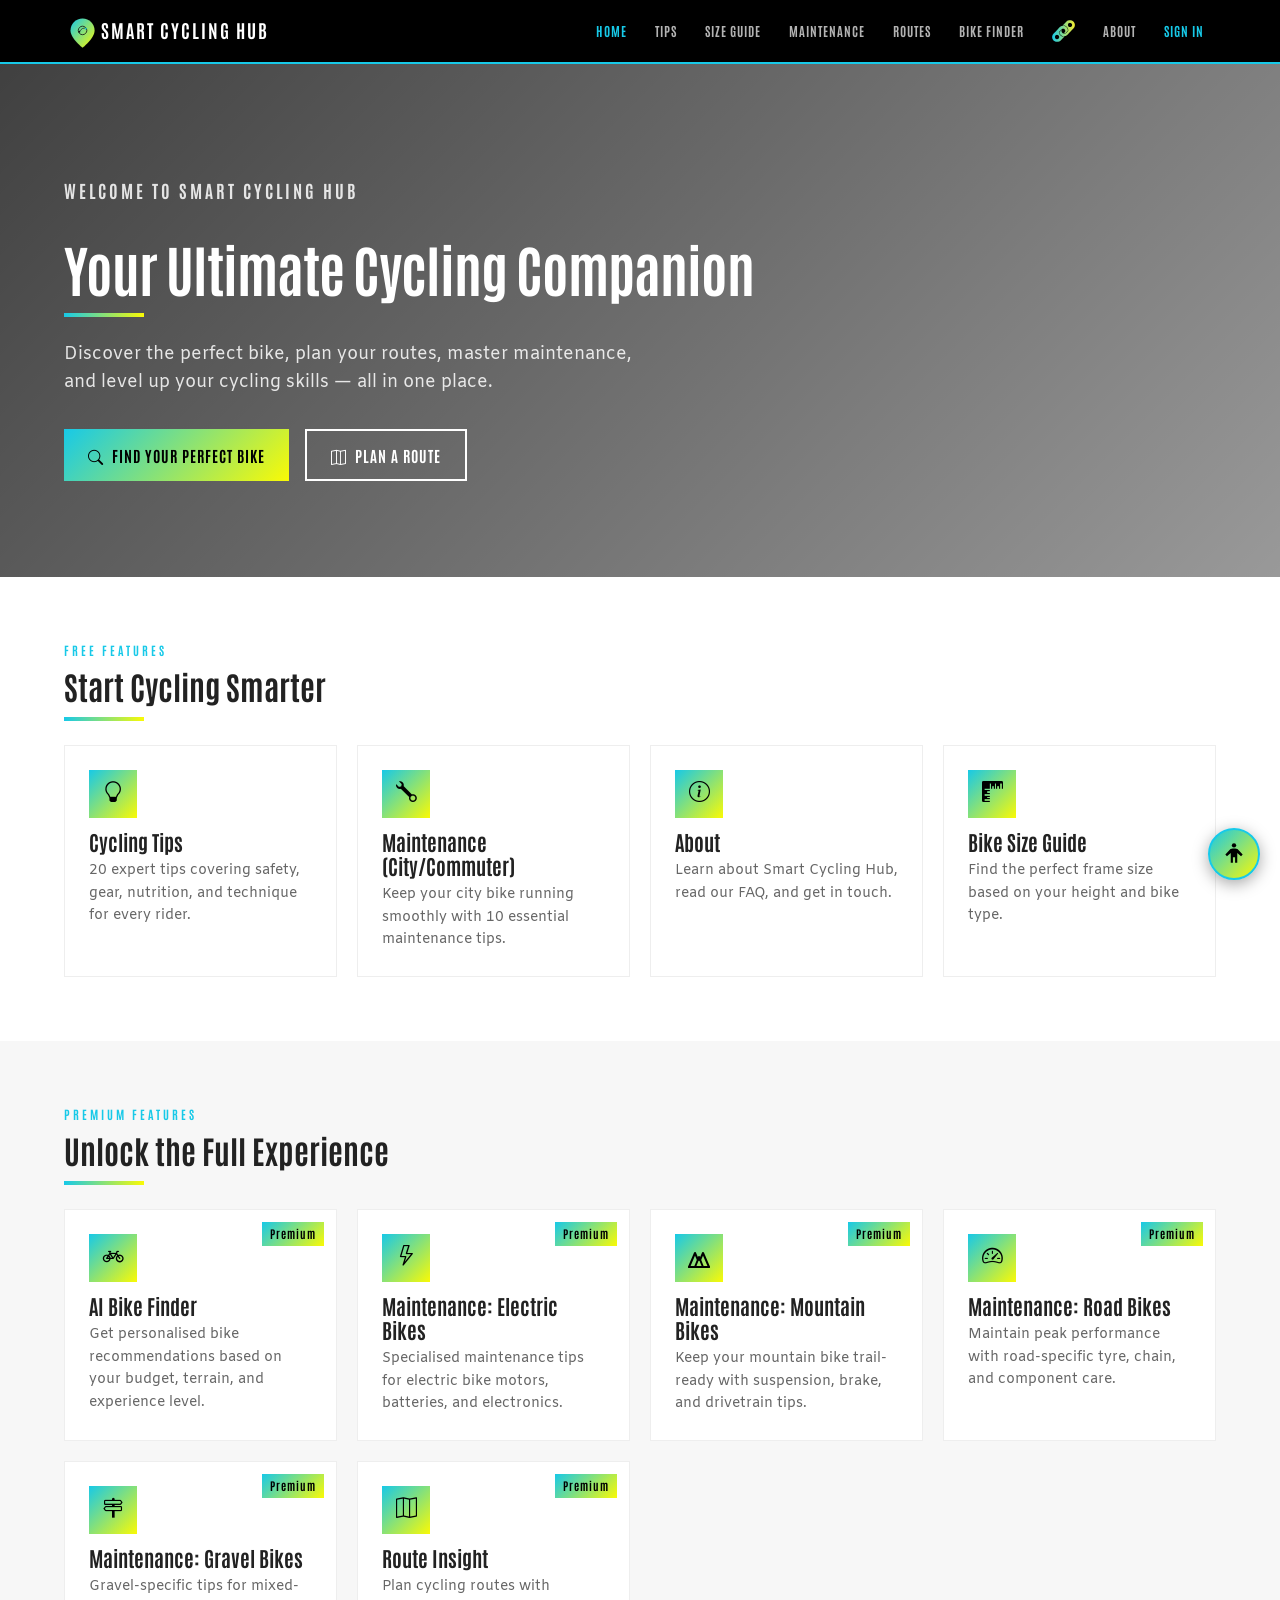
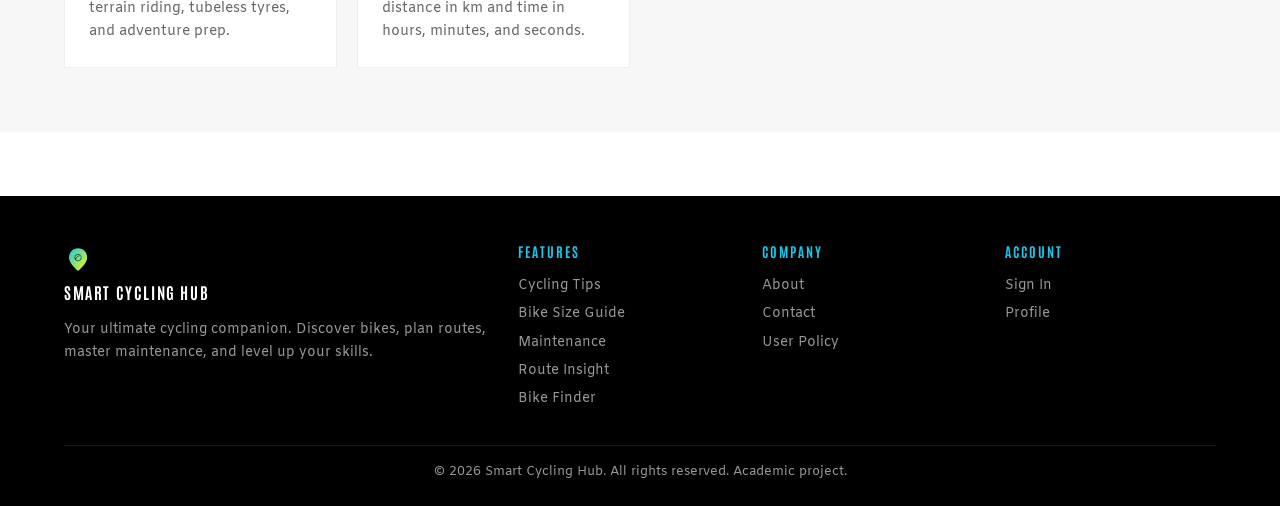
<file: index.html>
<!doctype html>
<html lang="en">
  <head>
    <meta charset="UTF-8" />
    <meta name="viewport" content="width=device-width, initial-scale=1.0" />
    <title>Smart Cycling Hub</title>
    <link rel="icon" type="image/svg+xml" href="logo.svg" />
    <link rel="preconnect" href="https://fonts.googleapis.com" />
    <link rel="preconnect" href="https://fonts.gstatic.com" crossorigin />
    <link
      href="https://fonts.googleapis.com/css2?family=Amiko:wght@400;600;700&family=Antonio:wght@400;700&display=swap"
      rel="stylesheet"
    />
    <link
      rel="stylesheet"
      href="https://cdn.jsdelivr.net/npm/bootstrap-icons@1.11.3/font/bootstrap-icons.min.css"
    />
    <link rel="stylesheet" href="style.css?v=9" />
      <link rel="stylesheet" href="accessibility.css" />
  </head>
  <body>
    <a href="#main-content" class="skip-link">Skip to main content</a>
    <!-- Header -->
    <header>
      <div class="header-inner">
        <a href="index.html" class="logo">
          <img src="logo.svg" alt="Smart Cycling Hub" />
          <span>Smart Cycling Hub</span>
        </a>
        <nav class="desktop-nav">
          <a href="index.html" class="active">Home</a>
          <a href="cycling-tips.html">Tips</a>
          <a href="bike-size-guide.html">Size Guide</a>
          <a href="maintenance.html">Maintenance</a>
          <a
            href="route-insight.html"
            onclick="return requirePaid('route-insight.html');"
            >Routes</a
          >
          <a
            href="bike-finder.html"
            onclick="return requirePaid('bike-finder.html');"
            >Bike Finder</a
          >
                    <a
            href="chain-reaction.html"
            onclick="return requirePaid('chain-reaction.html');"
            ><img src="LogoCR.svg" alt="Chain Reaction" style="height: 22px; vertical-align: middle;"
          /></a>
          <a href="about.html">About</a>
          <a
            href="profile.html"
            class="auth-link show-signed-in" aria-label="Profile" title="Profile"
            ><i class="bi bi-person-circle" aria-hidden="true"></i
          ></a>
          <a href="signin.html" class="auth-link show-signed-out nav-signin"
            >Sign In</a
          >
          <button
            onclick="handleSignOut()"
            class="auth-link show-signed-in nav-signout"
          >
            Sign Out
          </button>
        </nav>
        <button class="mobile-toggle" onclick="toggleMobile()" aria-label="Open navigation menu" aria-expanded="false">
          <i class="bi bi-list" aria-hidden="true"></i>
        </button>
      </div>
      <div class="mobile-menu" id="mobileMenu">
        <a href="index.html">Home</a>
        <a href="cycling-tips.html">Cycling Tips</a>
        <a href="bike-size-guide.html">Bike Size Guide</a>
        <a href="maintenance.html">Maintenance</a>
        <a
          href="route-insight.html"
          onclick="return requirePaid('route-insight.html');"
          >Route Insight</a
        >
        <a
          href="bike-finder.html"
          onclick="return requirePaid('bike-finder.html');"
          >Bike Finder</a
        >
                <a
          href="chain-reaction.html"
          onclick="return requirePaid('chain-reaction.html');"
          >Chain Reaction</a
        >
        <a href="about.html">About</a>
        <a href="policy.html">User Policy</a>
        <a href="profile.html" class="auth-link show-signed-in">Profile</a>
        <a href="signin.html" class="auth-link show-signed-out">Sign In</a>
        <button onclick="handleSignOut()" class="auth-link show-signed-in">
          Sign Out
        </button>
      </div>
    </header>

    <main id="main-content">

    <!-- Hero -->
    <section
      class="hero"
      style="
        background-image: url(&quot;https://images.unsplash.com/photo-1541625602330-2277a4c46182?w=1400&q=80&quot;);
      "
    >
      <div class="container">
        <p class="section-label">Welcome to Smart Cycling Hub</p>
        <h1>Your Ultimate Cycling Companion</h1>
        <div class="stripe-bar"></div>
        <p>
          Discover the perfect bike, plan your routes, master maintenance, and
          level up your cycling skills — all in one place.
        </p>
        <div class="hero-buttons">
          <a
            href="bike-finder.html"
            class="btn btn-gradient"
            onclick="return requirePaid('bike-finder.html');"
            ><i class="bi bi-search"></i> Find Your Perfect Bike</a
          >
          <a
            href="route-insight.html"
            class="btn btn-outline"
            onclick="return requirePaid('route-insight.html');"
            ><i class="bi bi-map"></i> Plan a Route</a
          >
        </div>
      </div>
    </section>

    <!-- Upgrade Banner (for signed-in free users) -->
    <div class="upgrade-banner" id="upgradeBanner" style="display: none">
      <div class="container">
        <div class="upgrade-banner-inner">
          <p>
            <strong>Unlock all features</strong> — Subscribe for
            <strong>&euro;10/month</strong> or start a
            <strong>7-day free trial</strong>.
          </p>
          <button class="btn btn-gradient btn-sm" onclick="openModal()">
            Upgrade Now
          </button>
        </div>
      </div>
    </div>

    <!-- Free Features -->
    <section class="section">
      <div class="container">
        <p class="section-label">Free Features</p>
        <h2>Start Cycling Smarter</h2>
        <div class="stripe-bar"></div>
        <div class="features-grid">
          <a
            href="cycling-tips.html"
            class="feature-card"
            style="text-decoration: none; color: inherit"
          >
            <div class="feature-icon"><i class="bi bi-lightbulb"></i></div>
            <h3>Cycling Tips</h3>
            <p>
              20 expert tips covering safety, gear, nutrition, and technique for
              every rider.
            </p>
          </a>
          <a
            href="maintenance.html"
            class="feature-card"
            style="text-decoration: none; color: inherit"
          >
            <div class="feature-icon"><i class="bi bi-wrench"></i></div>
            <h3>Maintenance (City/Commuter)</h3>
            <p>
              Keep your city bike running smoothly with 10 essential maintenance
              tips.
            </p>
          </a>

          <a
            href="about.html"
            class="feature-card"
            style="text-decoration: none; color: inherit"
          >
            <div class="feature-icon"><i class="bi bi-info-circle"></i></div>
            <h3>About</h3>
            <p>
              Learn about Smart Cycling Hub, read our FAQ, and get in touch.
            </p>
          </a>
          <a
            href="bike-size-guide.html"
            class="feature-card"
            style="text-decoration: none; color: inherit"
          >
            <div class="feature-icon"><i class="bi bi-rulers"></i></div>
            <h3>Bike Size Guide</h3>
            <p>
              Find the perfect frame size based on your height and bike type.
            </p>
          </a>
        </div>
      </div>
    </section>

    <!-- Paid Features -->
    <section class="section section-alt">
      <div class="container">
        <p class="section-label">Premium Features</p>
        <h2>Unlock the Full Experience</h2>
        <div class="stripe-bar"></div>
        <div class="features-grid">
          <div
            class="feature-card"
            onclick="requirePaid('bike-finder.html')"
            onkeydown="if(event.key==='Enter'||event.key===' '){event.preventDefault();requirePaid('bike-finder.html')}"
            tabindex="0"
            role="link"
            style="cursor: pointer"
          >
            <span class="premium-badge">Premium</span>
            <div class="feature-icon"><i class="bi bi-bicycle"></i></div>
            <h3>AI Bike Finder</h3>
            <p>
              Get personalised bike recommendations based on your budget,
              terrain, and experience level.
            </p>
          </div>
          <div
            class="feature-card"
            onclick="requirePaid('maintenance.html?tab=electric')"
            onkeydown="if(event.key==='Enter'||event.key===' '){event.preventDefault();requirePaid('maintenance.html?tab=electric')}"
            tabindex="0"
            role="link"
            style="cursor: pointer"
          >
            <span class="premium-badge">Premium</span>
            <div class="feature-icon"><i class="bi bi-lightning"></i></div>
            <h3>Maintenance: Electric Bikes</h3>
            <p>
              Specialised maintenance tips for electric bike motors, batteries,
              and electronics.
            </p>
          </div>
          <div
            class="feature-card"
            onclick="requirePaid('maintenance.html?tab=mountain')"
            onkeydown="if(event.key==='Enter'||event.key===' '){event.preventDefault();requirePaid('maintenance.html?tab=mountain')}"
            tabindex="0"
            role="link"
            style="cursor: pointer"
          >
            <span class="premium-badge">Premium</span>
            <div class="feature-icon">
              <svg
                xmlns="http://www.w3.org/2000/svg"
                width="24"
                height="24"
                viewBox="0 0 24 24"
                fill="none"
                stroke="black"
                stroke-width="2"
                stroke-linecap="round"
                stroke-linejoin="round"
              >
                <path d="M8 21l4-10 4 10" />
                <path d="M2 21l6-14 3 7" />
                <path d="M22 21l-6-14-3 7" />
                <line x1="2" y1="21" x2="22" y2="21" />
              </svg>
            </div>
            <h3>Maintenance: Mountain Bikes</h3>
            <p>
              Keep your mountain bike trail-ready with suspension, brake, and
              drivetrain tips.
            </p>
          </div>
          <div
            class="feature-card"
            onclick="requirePaid('maintenance.html?tab=road')"
            onkeydown="if(event.key==='Enter'||event.key===' '){event.preventDefault();requirePaid('maintenance.html?tab=road')}"
            tabindex="0"
            role="link"
            style="cursor: pointer"
          >
            <span class="premium-badge">Premium</span>
            <div class="feature-icon"><i class="bi bi-speedometer2"></i></div>
            <h3>Maintenance: Road Bikes</h3>
            <p>
              Maintain peak performance with road-specific tyre, chain, and
              component care.
            </p>
          </div>
          <div
            class="feature-card"
            onclick="requirePaid('maintenance.html?tab=gravel')"
            onkeydown="if(event.key==='Enter'||event.key===' '){event.preventDefault();requirePaid('maintenance.html?tab=gravel')}"
            tabindex="0"
            role="link"
            style="cursor: pointer"
          >
            <span class="premium-badge">Premium</span>
            <div class="feature-icon"><i class="bi bi-signpost-2"></i></div>
            <h3>Maintenance: Gravel Bikes</h3>
            <p>
              Gravel-specific tips for mixed-terrain riding, tubeless tyres, and
              adventure prep.
            </p>
          </div>
          <div
            class="feature-card"
            onclick="requirePaid('route-insight.html')"
            onkeydown="if(event.key==='Enter'||event.key===' '){event.preventDefault();requirePaid('route-insight.html')}"
            tabindex="0"
            role="link"
            style="cursor: pointer"
          >
            <span class="premium-badge">Premium</span>
            <div class="feature-icon"><i class="bi bi-map"></i></div>
            <h3>Route Insight</h3>
            <p>
              Plan cycling routes with distance in km and time in hours,
              minutes, and seconds.
            </p>
          </div>
        </div>
      </div>
    </section>

    <!-- Subscription Modal -->
    <div class="modal-overlay" id="subModal">
      <div class="modal-box">
        <button class="modal-close" onclick="closeModal()" aria-label="Close dialog">&times;</button>
        <h2>Unlock Premium</h2>
        <div class="stripe-bar" style="margin: 0.5rem auto 1rem"></div>
        <p style="text-align: center; color: #666">
          Access AI Bike Finder, Route Insight, and all Maintenance Guides for
          every bike type.
        </p>
        <div class="plan-cards">
          <div class="plan-card">
            <h3>Monthly Plan</h3>
            <div class="price">&euro;10<span>/month</span></div>
            <p>Full access to all premium features. Cancel anytime.</p>
            <button
              class="btn btn-primary btn-sm"
              onclick="handleSubscribe()"
              style="width: 100%"
            >
              Subscribe Now
            </button>
          </div>
          <div class="plan-card">
            <h3>Free Trial</h3>
            <div class="price">7<span> days</span></div>
            <p>Try all premium features free for 7 days. No commitment.</p>
            <button
              class="btn btn-gradient btn-sm"
              id="trialBtn"
              onclick="handleStartTrial()"
              style="width: 100%"
            >
              Start Free Trial
            </button>
          </div>
        </div>
        <p class="modal-note">
          Cancel anytime &middot; One trial per email address
        </p>
      </div>
    </div>

    </main>

    <!-- Footer -->
    <footer>
      <div class="container">
        <div class="footer-grid">
          <div class="footer-brand">
            <img
              src="logo.svg"
              alt="Smart Cycling Hub"
              style="height: 28px"
            /><a href="#" style="text-decoration: none;"><span
              style="
                font-family: &quot;Antonio&quot;, sans-serif;
                font-weight: 700;
                font-size: 1rem;
                letter-spacing: 0.1em;
                color: #fff;
              "
              >SMART CYCLING HUB</span
            ></a>
            <p>
              Your ultimate cycling companion. Discover bikes, plan routes,
              master maintenance, and level up your skills.
            </p>
          </div>
          <div class="footer-col">
            <h4>Features</h4>
            <a href="cycling-tips.html">Cycling Tips</a>
            <a href="bike-size-guide.html">Bike Size Guide</a>
            <a href="maintenance.html">Maintenance</a>
            <a href="route-insight.html">Route Insight</a>
            <a href="bike-finder.html">Bike Finder</a>
          </div>
          <div class="footer-col">
            <h4>Company</h4>
            <a href="about.html">About</a>
            <a href="about.html#contact">Contact</a>
            <a href="policy.html">User Policy</a>
          </div>
          <div class="footer-col">
            <h4>Account</h4>
            <a href="signin.html">Sign In</a>
            <a href="profile.html">Profile</a>
          </div>
        </div>
        <div class="footer-bottom">
          &copy; 2026 Smart Cycling Hub. All rights reserved. Academic project.
        </div>
      </div>
    </footer>

    <script src="script.js?v=9"></script>
    <script>
      function pageInit() {
        // Show upgrade banner for signed-in free users
        if (auth.isAuthenticated && auth.subscription === "free") {
          document.getElementById("upgradeBanner").style.display = "";
        }
      }
    </script>
      <script src="accessibility.js"></script>
  </body>
</html>
</file>
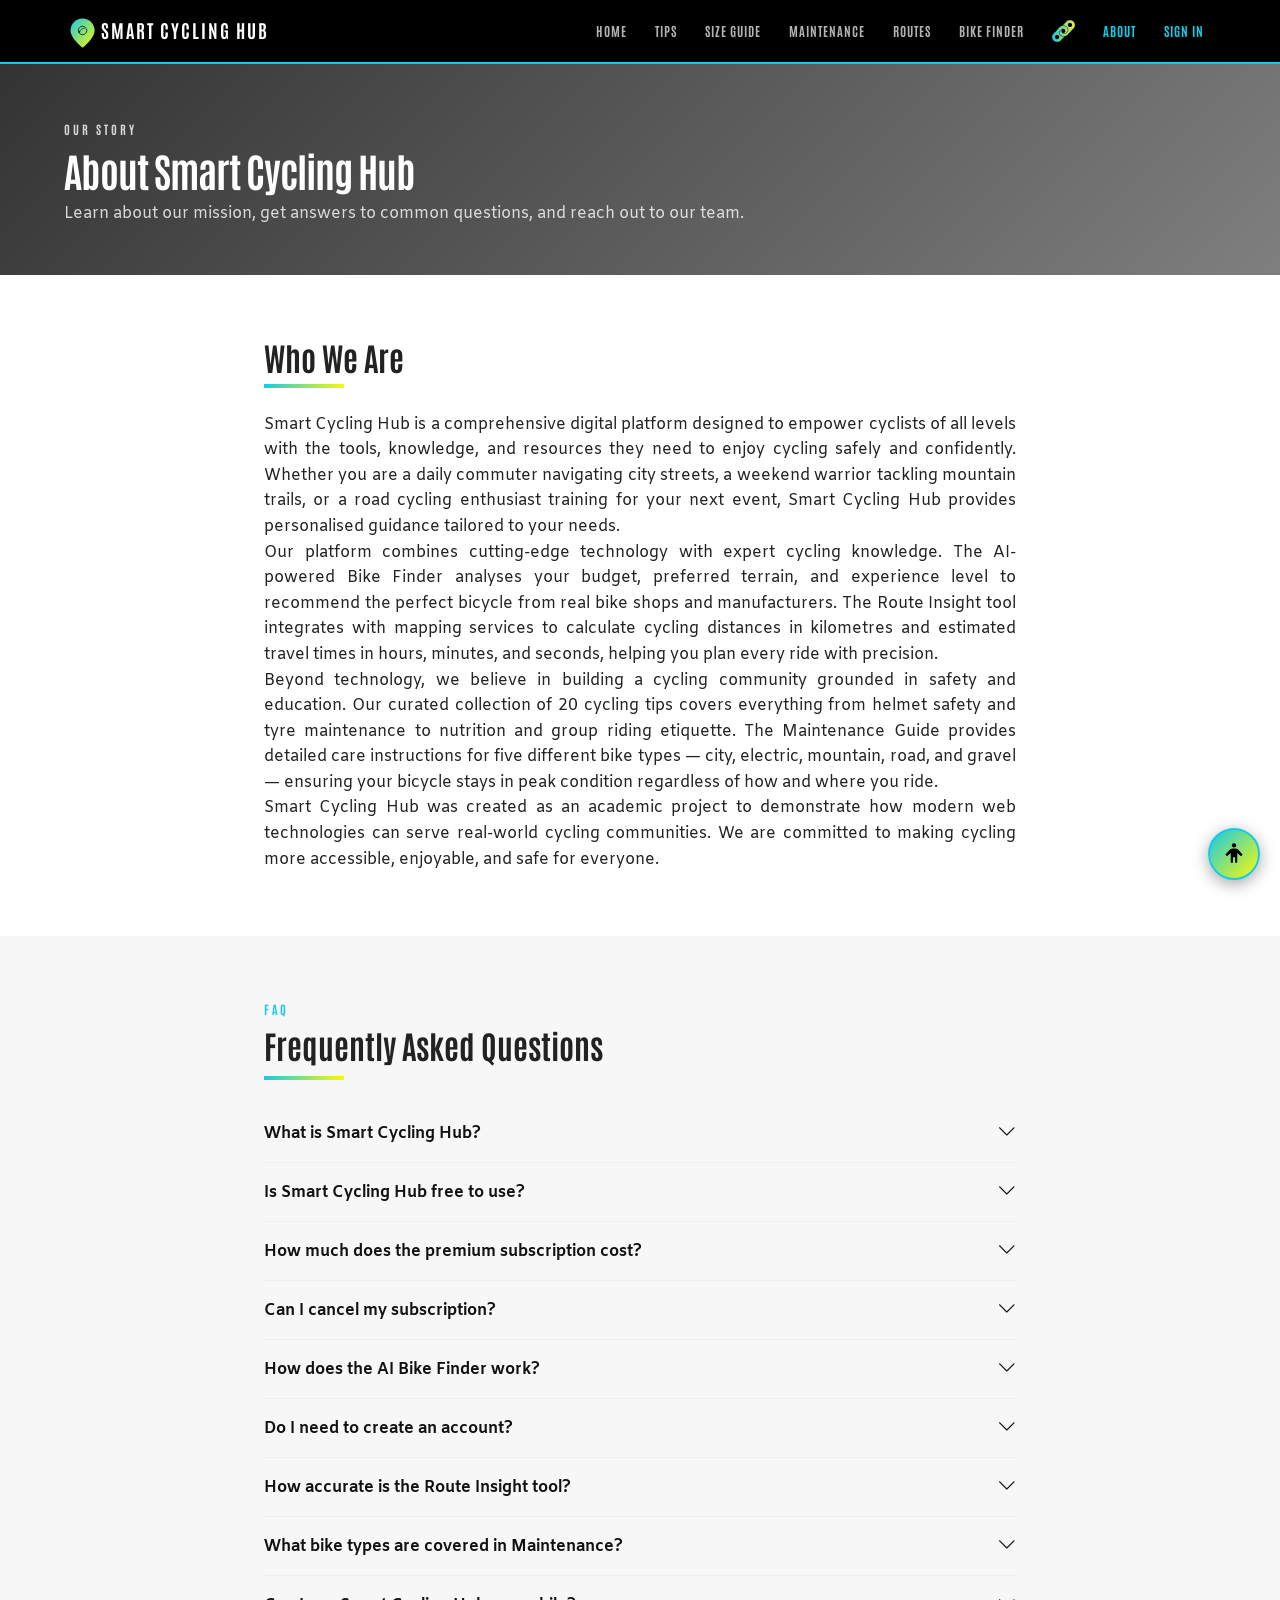
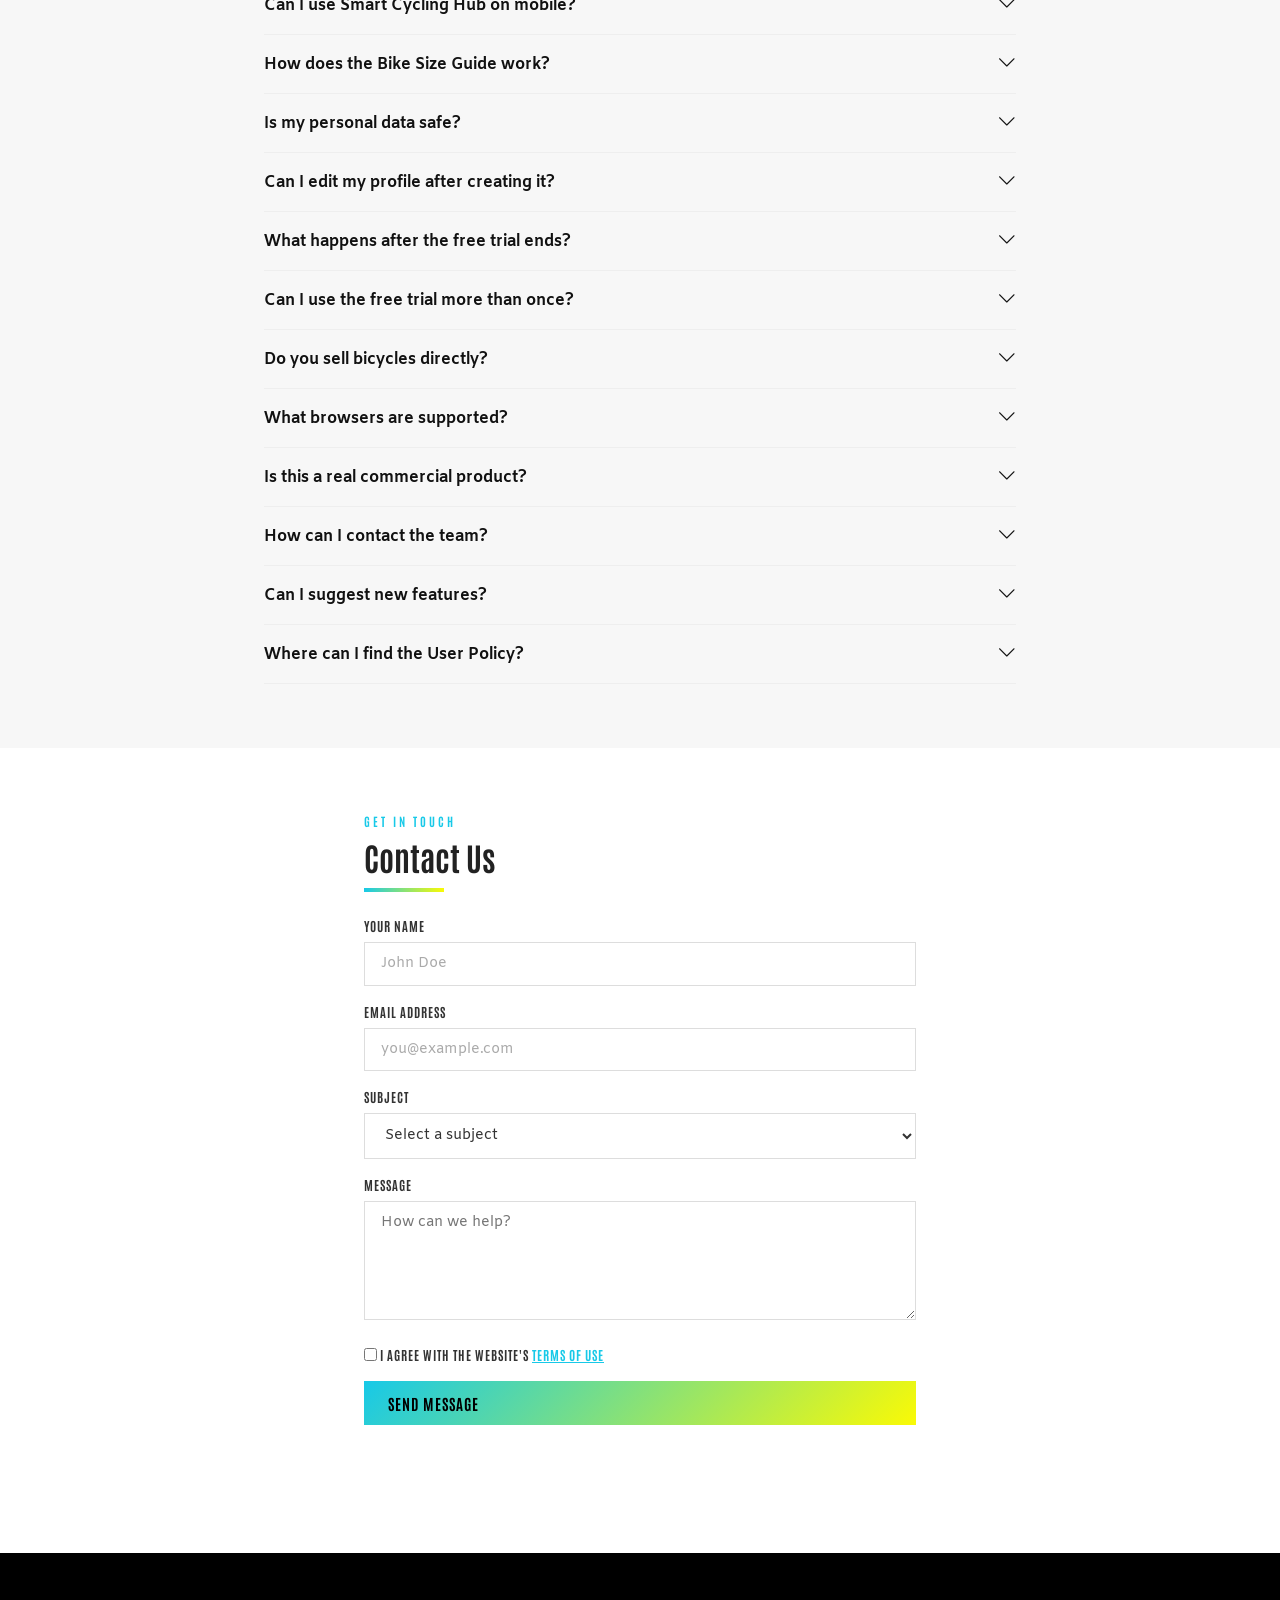
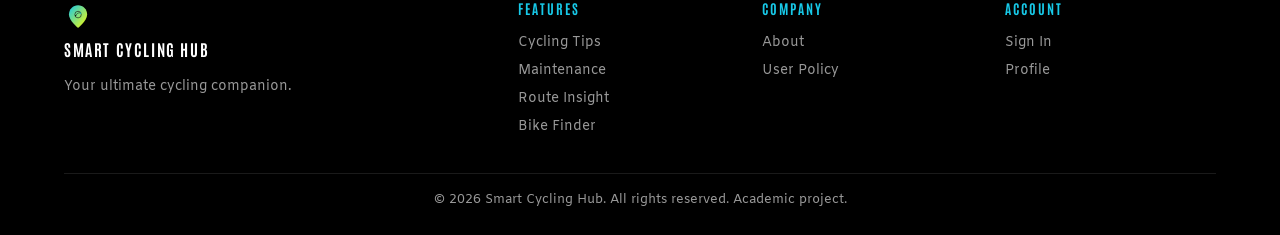
<file: about.html>
<!doctype html>
<html lang="en">
  <head>
    <meta charset="UTF-8" />
    <meta name="viewport" content="width=device-width, initial-scale=1.0" />
    <title>About — Smart Cycling Hub</title>
    <link rel="icon" type="image/svg+xml" href="logo.svg" />
    <link rel="preconnect" href="https://fonts.googleapis.com" />
    <link rel="preconnect" href="https://fonts.gstatic.com" crossorigin />
    <link
      href="https://fonts.googleapis.com/css2?family=Amiko:wght@400;600;700&family=Antonio:wght@400;700&display=swap"
      rel="stylesheet"
    />
    <link
      rel="stylesheet"
      href="https://cdn.jsdelivr.net/npm/bootstrap-icons@1.11.3/font/bootstrap-icons.min.css"
    />
    <link rel="stylesheet" href="style.css?v=9" />
      <link rel="stylesheet" href="accessibility.css" />
  </head>
  <body>
    <a href="#main-content" class="skip-link">Skip to main content</a>
    <!-- Header -->
    <header>
      <div class="header-inner">
        <a href="index.html" class="logo"
          ><img src="logo.svg" alt="SCH" /><span>Smart Cycling Hub</span></a
        >
        <nav class="desktop-nav">
          <a href="index.html">Home</a>
          <a href="cycling-tips.html">Tips</a>
          <a href="bike-size-guide.html">Size Guide</a>
          <a href="maintenance.html">Maintenance</a>
          <a href="route-insight.html">Routes</a>
          <a href="bike-finder.html">Bike Finder</a>
                    <a
            href="chain-reaction.html"
            onclick="return requirePaid('chain-reaction.html');"
            ><img src="LogoCR.svg" alt="Chain Reaction" style="height: 22px; vertical-align: middle;"
          /></a>
          <a href="about.html" class="active">About</a>
          <a
            href="profile.html"
            class="auth-link show-signed-in" aria-label="Profile" title="Profile"
            ><i class="bi bi-person-circle" aria-hidden="true"></i
          ></a>
          <a href="signin.html" class="auth-link show-signed-out nav-signin"
            >Sign In</a
          >
          <button
            onclick="handleSignOut()"
            class="auth-link show-signed-in nav-signout"
          >
            Sign Out
          </button>
        </nav>
        <button class="mobile-toggle" onclick="toggleMobile()" aria-label="Open navigation menu" aria-expanded="false">
          <i class="bi bi-list" aria-hidden="true"></i>
        </button>
      </div>
      <div class="mobile-menu" id="mobileMenu">
        <a href="index.html">Home</a><a href="cycling-tips.html">Cycling Tips</a
        ><a href="bike-size-guide.html">Bike Size Guide</a>
        <a href="maintenance.html">Maintenance</a
        ><a href="route-insight.html">Route Insight</a
        ><a href="bike-finder.html">Bike Finder</a>
                <a
          href="chain-reaction.html"
          onclick="return requirePaid('chain-reaction.html');"
          >Chain Reaction</a
        >
        <a href="about.html">About</a><a href="policy.html">User Policy</a>
        <a href="profile.html" class="auth-link show-signed-in">Profile</a>
        <a href="signin.html" class="auth-link show-signed-out">Sign In</a>
        <button onclick="handleSignOut()" class="auth-link show-signed-in">
          Sign Out
        </button>
      </div>
    </header>

    <main id="main-content">

    <section
      class="page-hero"
      style="
        background-image: url(&quot;https://images.unsplash.com/photo-1530143584546-02191bc84eb5?w=1400&q=80&quot;);
      "
    >
      <div class="container">
        <p class="section-label">Our Story</p>
        <h1>About Smart Cycling Hub</h1>
        <p>
          Learn about our mission, get answers to common questions, and reach
          out to our team.
        </p>
      </div>
    </section>

    <!-- About Description -->
    <section class="section">
      <div class="container" style="max-width: 800px; text-align: justify">
        <h2 style="text-align: left">Who We Are</h2>
        <div class="stripe-bar" style="margin: 0 0 1.5rem"></div>
        <p>
          Smart Cycling Hub is a comprehensive digital platform designed to
          empower cyclists of all levels with the tools, knowledge, and
          resources they need to enjoy cycling safely and confidently. Whether
          you are a daily commuter navigating city streets, a weekend warrior
          tackling mountain trails, or a road cycling enthusiast training for
          your next event, Smart Cycling Hub provides personalised guidance
          tailored to your needs.
        </p>
        <p>
          Our platform combines cutting-edge technology with expert cycling
          knowledge. The AI-powered Bike Finder analyses your budget, preferred
          terrain, and experience level to recommend the perfect bicycle from
          real bike shops and manufacturers. The Route Insight tool integrates
          with mapping services to calculate cycling distances in kilometres and
          estimated travel times in hours, minutes, and seconds, helping you
          plan every ride with precision.
        </p>
        <p>
          Beyond technology, we believe in building a cycling community grounded
          in safety and education. Our curated collection of 20 cycling tips
          covers everything from helmet safety and tyre maintenance to nutrition
          and group riding etiquette. The Maintenance Guide provides detailed
          care instructions for five different bike types — city, electric,
          mountain, road, and gravel — ensuring your bicycle stays in peak
          condition regardless of how and where you ride.
        </p>
        <p>
          Smart Cycling Hub was created as an academic project to demonstrate
          how modern web technologies can serve real-world cycling communities.
          We are committed to making cycling more accessible, enjoyable, and
          safe for everyone.
        </p>
      </div>
    </section>

    <!-- FAQ -->
    <section class="section section-alt">
      <div class="container" style="max-width: 800px">
        <p class="section-label">FAQ</p>
        <h2>Frequently Asked Questions</h2>
        <div class="stripe-bar"></div>
        <div class="faq-list">
          <div class="faq-item">
            <button class="faq-q" onclick="toggleFaq(this)" aria-expanded="false">
              <span>What is Smart Cycling Hub?</span
              ><i class="bi bi-chevron-down" aria-hidden="true"></i>
            </button>
            <div class="faq-a">
              <p>
                Smart Cycling Hub is a comprehensive cycling platform that
                provides bike recommendations, route planning, maintenance
                guides, cycling tips, and a bike size guide — all in one place.
              </p>
            </div>
          </div>
          <div class="faq-item">
            <button class="faq-q" onclick="toggleFaq(this)" aria-expanded="false">
              <span>Is Smart Cycling Hub free to use?</span
              ><i class="bi bi-chevron-down" aria-hidden="true"></i>
            </button>
            <div class="faq-a">
              <p>
                Yes, core features like Cycling Tips, City/Commuter Maintenance,
                Route Insight, Bike Size Guide, and About are completely free.
                Premium features (AI Bike Finder and advanced Maintenance
                Guides) require a subscription or free trial.
              </p>
            </div>
          </div>
          <div class="faq-item">
            <button class="faq-q" onclick="toggleFaq(this)" aria-expanded="false">
              <span>How much does the premium subscription cost?</span
              ><i class="bi bi-chevron-down" aria-hidden="true"></i>
            </button>
            <div class="faq-a">
              <p>
                The premium subscription costs €10 per month. You can also start
                with a 7-day free trial. Cancel anytime.
              </p>
            </div>
          </div>
          <div class="faq-item">
            <button class="faq-q" onclick="toggleFaq(this)" aria-expanded="false">
              <span>Can I cancel my subscription?</span
              ><i class="bi bi-chevron-down" aria-hidden="true"></i>
            </button>
            <div class="faq-a">
              <p>
                Yes, you can cancel your subscription at any time from your
                Profile page. There are no cancellation fees or long-term
                commitments.
              </p>
            </div>
          </div>
          <div class="faq-item">
            <button class="faq-q" onclick="toggleFaq(this)" aria-expanded="false">
              <span>How does the AI Bike Finder work?</span
              ><i class="bi bi-chevron-down" aria-hidden="true"></i>
            </button>
            <div class="faq-a">
              <p>
                The AI Bike Finder asks about your budget range, preferred
                terrain, and experience level, then recommends bikes from real
                manufacturers and shops that match your criteria.
              </p>
            </div>
          </div>
          <div class="faq-item">
            <button class="faq-q" onclick="toggleFaq(this)" aria-expanded="false">
              <span>Do I need to create an account?</span
              ><i class="bi bi-chevron-down" aria-hidden="true"></i>
            </button>
            <div class="faq-a">
              <p>
                You can browse the Home page without an account, but signing in
                is required to access features like Cycling Tips, Route Insight,
                and the Bike Finder.
              </p>
            </div>
          </div>
          <div class="faq-item">
            <button class="faq-q" onclick="toggleFaq(this)" aria-expanded="false">
              <span>How accurate is the Route Insight tool?</span
              ><i class="bi bi-chevron-down" aria-hidden="true"></i>
            </button>
            <div class="faq-a">
              <p>
                Route Insight uses mapping APIs to calculate distances and
                estimated cycling times. Accuracy depends on the API provider
                and real-world conditions like traffic and terrain.
              </p>
            </div>
          </div>
          <div class="faq-item">
            <button class="faq-q" onclick="toggleFaq(this)" aria-expanded="false">
              <span>What bike types are covered in Maintenance?</span
              ><i class="bi bi-chevron-down" aria-hidden="true"></i>
            </button>
            <div class="faq-a">
              <p>
                We cover five bike types: City/Commuter, Electric, Mountain,
                Road, and Gravel. Each type has 10 specialised maintenance tips.
              </p>
            </div>
          </div>
          <div class="faq-item">
            <button class="faq-q" onclick="toggleFaq(this)" aria-expanded="false">
              <span>Can I use Smart Cycling Hub on mobile?</span
              ><i class="bi bi-chevron-down" aria-hidden="true"></i>
            </button>
            <div class="faq-a">
              <p>
                Yes, the website is fully responsive and works on smartphones,
                tablets, and desktop computers.
              </p>
            </div>
          </div>
          <div class="faq-item">
            <button class="faq-q" onclick="toggleFaq(this)" aria-expanded="false">
              <span>How does the Bike Size Guide work?</span
              ><i class="bi bi-chevron-down" aria-hidden="true"></i>
            </button>
            <div class="faq-a">
              <p>
                Enter your height in centimetres and select your bike type. The
                calculator recommends a frame size based on industry-standard
                sizing charts.
              </p>
            </div>
          </div>
          <div class="faq-item">
            <button class="faq-q" onclick="toggleFaq(this)" aria-expanded="false">
              <span>Is my personal data safe?</span
              ><i class="bi bi-chevron-down" aria-hidden="true"></i>
            </button>
            <div class="faq-a">
              <p>
                This is an academic project. Data is stored locally in your
                browser using localStorage. No data is sent to external servers.
              </p>
            </div>
          </div>
          <div class="faq-item">
            <button class="faq-q" onclick="toggleFaq(this)" aria-expanded="false">
              <span>Can I edit my profile after creating it?</span
              ><i class="bi bi-chevron-down" aria-hidden="true"></i>
            </button>
            <div class="faq-a">
              <p>
                Yes, visit your Profile page to edit your name, phone number,
                country, and payment details at any time.
              </p>
            </div>
          </div>
          <div class="faq-item">
            <button class="faq-q" onclick="toggleFaq(this)" aria-expanded="false">
              <span>What happens after the free trial ends?</span
              ><i class="bi bi-chevron-down" aria-hidden="true"></i>
            </button>
            <div class="faq-a">
              <p>
                After the 7-day trial, premium features will be locked unless
                you subscribe to the monthly plan.
              </p>
            </div>
          </div>
          <div class="faq-item">
            <button class="faq-q" onclick="toggleFaq(this)" aria-expanded="false">
              <span>Can I use the free trial more than once?</span
              ><i class="bi bi-chevron-down" aria-hidden="true"></i>
            </button>
            <div class="faq-a">
              <p>
                No, each email address can only activate one free trial. This is
                enforced to ensure fair usage.
              </p>
            </div>
          </div>
          <div class="faq-item">
            <button class="faq-q" onclick="toggleFaq(this)" aria-expanded="false">
              <span>Do you sell bicycles directly?</span
              ><i class="bi bi-chevron-down" aria-hidden="true"></i>
            </button>
            <div class="faq-a">
              <p>
                No, Smart Cycling Hub is an information and recommendation
                platform. We link to real bike shops and manufacturers where you
                can purchase bikes.
              </p>
            </div>
          </div>
          <div class="faq-item">
            <button class="faq-q" onclick="toggleFaq(this)" aria-expanded="false">
              <span>What browsers are supported?</span
              ><i class="bi bi-chevron-down" aria-hidden="true"></i>
            </button>
            <div class="faq-a">
              <p>
                Smart Cycling Hub works on all modern browsers including Chrome,
                Firefox, Safari, and Edge.
              </p>
            </div>
          </div>
          <div class="faq-item">
            <button class="faq-q" onclick="toggleFaq(this)" aria-expanded="false">
              <span>Is this a real commercial product?</span
              ><i class="bi bi-chevron-down" aria-hidden="true"></i>
            </button>
            <div class="faq-a">
              <p>
                No, Smart Cycling Hub is an academic project created for
                educational purposes. The subscription system is simulated and
                does not process real payments.
              </p>
            </div>
          </div>
          <div class="faq-item">
            <button class="faq-q" onclick="toggleFaq(this)" aria-expanded="false">
              <span>How can I contact the team?</span
              ><i class="bi bi-chevron-down" aria-hidden="true"></i>
            </button>
            <div class="faq-a">
              <p>
                Use the Contact Us form below to send us a message. You can also
                reach us via the email address listed on the form.
              </p>
            </div>
          </div>
          <div class="faq-item">
            <button class="faq-q" onclick="toggleFaq(this)" aria-expanded="false">
              <span>Can I suggest new features?</span
              ><i class="bi bi-chevron-down" aria-hidden="true"></i>
            </button>
            <div class="faq-a">
              <p>
                Absolutely! Use the Contact Us form to share your ideas and
                suggestions. We value community feedback.
              </p>
            </div>
          </div>
          <div class="faq-item">
            <button class="faq-q" onclick="toggleFaq(this)" aria-expanded="false">
              <span>Where can I find the User Policy?</span
              ><i class="bi bi-chevron-down" aria-hidden="true"></i>
            </button>
            <div class="faq-a">
              <p>
                Visit the <a href="policy.html">User Policy</a> page for our
                complete terms of use, privacy practices, and community
                guidelines.
              </p>
            </div>
          </div>
        </div>
      </div>
    </section>

    <!-- Contact Us -->
    <section class="section" id="contact">
      <div class="container" style="max-width: 600px">
        <p class="section-label">Get in Touch</p>
        <h2>Contact Us</h2>
        <div class="stripe-bar"></div>
        <div class="form-light" style="margin-top: 1.5rem">
          <form id="contactForm" action="https://formsubmit.co/ferbreaco@gmail.com" method="POST" novalidate onsubmit="handleContact(event)">
            <!-- FormSubmit configuration -->
            <input type="hidden" name="_subject" value="New Contact Form Submission — Smart Cycling Hub">
<input type="hidden" name="_captcha" value="false">
<input type="hidden" name="_template" value="table">
<input type="hidden" name="_url" value="https://ferfaria.github.io/smart-cycling-hub/">
<input type="hidden" name="_next" id="formNextUrl">
            <input type="text" name="_honey" style="display:none">

            <div class="form-group">
              <label for="contactName">Your Name</label>
              <input
                type="text"
                id="contactName" aria-required="true" aria-describedby="contactNameError"
                name="name"
                placeholder="John Doe"
                required
                aria-required="true"
              />
              <span class="field-error" id="contactNameError" role="alert"></span>
            </div>
            <div class="form-group">
              <label for="contactEmail">Email Address</label>
              <input
                type="email"
                id="contactEmail" aria-required="true" aria-describedby="contactEmailError"
                name="email"
                placeholder="you@example.com"
                required
                aria-required="true"
              />
              <span class="field-error" id="contactEmailError" role="alert"></span>
            </div>
            <div class="form-group">
              <label for="contactSubject">Subject</label>
              <select
                id="contactSubject" aria-required="true" aria-describedby="contactSubjectError"
                name="subject"
                required
                aria-required="true"
              >
                <option value="" disabled selected>Select a subject</option>
                <option value="General Inquiry">General Inquiry</option>
                <option value="Support">Support</option>
                <option value="Feedback">Feedback</option>
                <option value="Collaboration">Collaboration</option>
                <option value="Other">Other</option>
              </select>
              <span class="field-error" id="contactSubjectError" role="alert"></span>
            </div>
            <div class="form-group">
              <label for="contactMsg">Message</label>
              <textarea
                id="contactMsg" aria-required="true" aria-describedby="contactMsgError"
                name="message"
                rows="5"
                placeholder="How can we help?"
                required
                aria-required="true"
              ></textarea>
              <span class="field-error" id="contactMsgError" role="alert"></span>
            </div>
            <div class="form-group checkbox-group">
              <label class="checkbox-label" for="contactTerms">
                <input
                  type="checkbox"
                  id="contactTerms" aria-required="true" aria-describedby="contactTermsError"
                  required
                  aria-required="true"
                />
                <span>I agree with the website's <a href="policy.html" target="_blank">Terms of Use</a></span>
              </label>
              <span class="field-error" id="contactTermsError" role="alert"></span>
            </div>
            <button type="submit" class="btn btn-gradient" style="width: 100%">
              Send Message
            </button>
          </form>
          <div
            id="contactSuccess"
            style="
              display: none;
              text-align: center;
              padding: 2rem;
              color: #17c9e8;
            "
          >
            <i class="bi bi-check-circle" style="font-size: 2.5rem"></i>
            <p style="margin-top: 0.5rem">
              Thank you! Your message has been sent.
            </p>
          </div>
        </div>
      </div>
    </section>

    </main>

    <!-- Footer -->
    <footer>
      <div class="container">
        <div class="footer-grid">
          <div class="footer-brand">
            <img src="logo.svg" alt="SCH" style="height: 28px" /><a href="index.html" style="text-decoration: none;"><span
              style="
                font-family: &quot;Antonio&quot;, sans-serif;
                font-weight: 700;
                font-size: 1rem;
                letter-spacing: 0.1em;
                color: #fff;
              "
              >SMART CYCLING HUB</span
            ></a>
            <p>Your ultimate cycling companion.</p>
          </div>
          <div class="footer-col">
            <h4>Features</h4>
            <a href="cycling-tips.html">Cycling Tips</a
            ><a href="maintenance.html">Maintenance</a
            ><a href="route-insight.html">Route Insight</a
            ><a href="bike-finder.html">Bike Finder</a>
          </div>
          <div class="footer-col">
            <h4>Company</h4>
            <a href="about.html">About</a><a href="policy.html">User Policy</a>
          </div>
          <div class="footer-col">
            <h4>Account</h4>
            <a href="signin.html">Sign In</a><a href="profile.html">Profile</a>
          </div>
        </div>
        <div class="footer-bottom">
          &copy; 2026 Smart Cycling Hub. All rights reserved. Academic project.
        </div>
      </div>
    </footer>

    <script src="script.js?v=9"></script>
    <script>
      // Set the FormSubmit _next redirect URL dynamically
      (function() {
        var nextField = document.getElementById('formNextUrl');
        if (nextField) {
          nextField.value = window.location.href.replace(/#.*$/, '') + '#contact';
        }

        // Real-time inline validation: clear error on input
        var contactForm = document.getElementById('contactForm');
        if (contactForm) {
          contactForm.addEventListener('input', function(e) {
            var group = e.target.closest('.form-group');
            if (group && group.classList.contains('has-error')) {
              group.classList.remove('has-error');
              var errSpan = group.querySelector('.field-error');
              if (errSpan) errSpan.textContent = '';
            }
          });
          contactForm.addEventListener('change', function(e) {
            var group = e.target.closest('.form-group');
            if (group && group.classList.contains('has-error')) {
              group.classList.remove('has-error');
              var errSpan = group.querySelector('.field-error');
              if (errSpan) errSpan.textContent = '';
            }
          });
        }
      })();
    </script>
      <script src="accessibility.js"></script>
  </body>
</html>
</file>
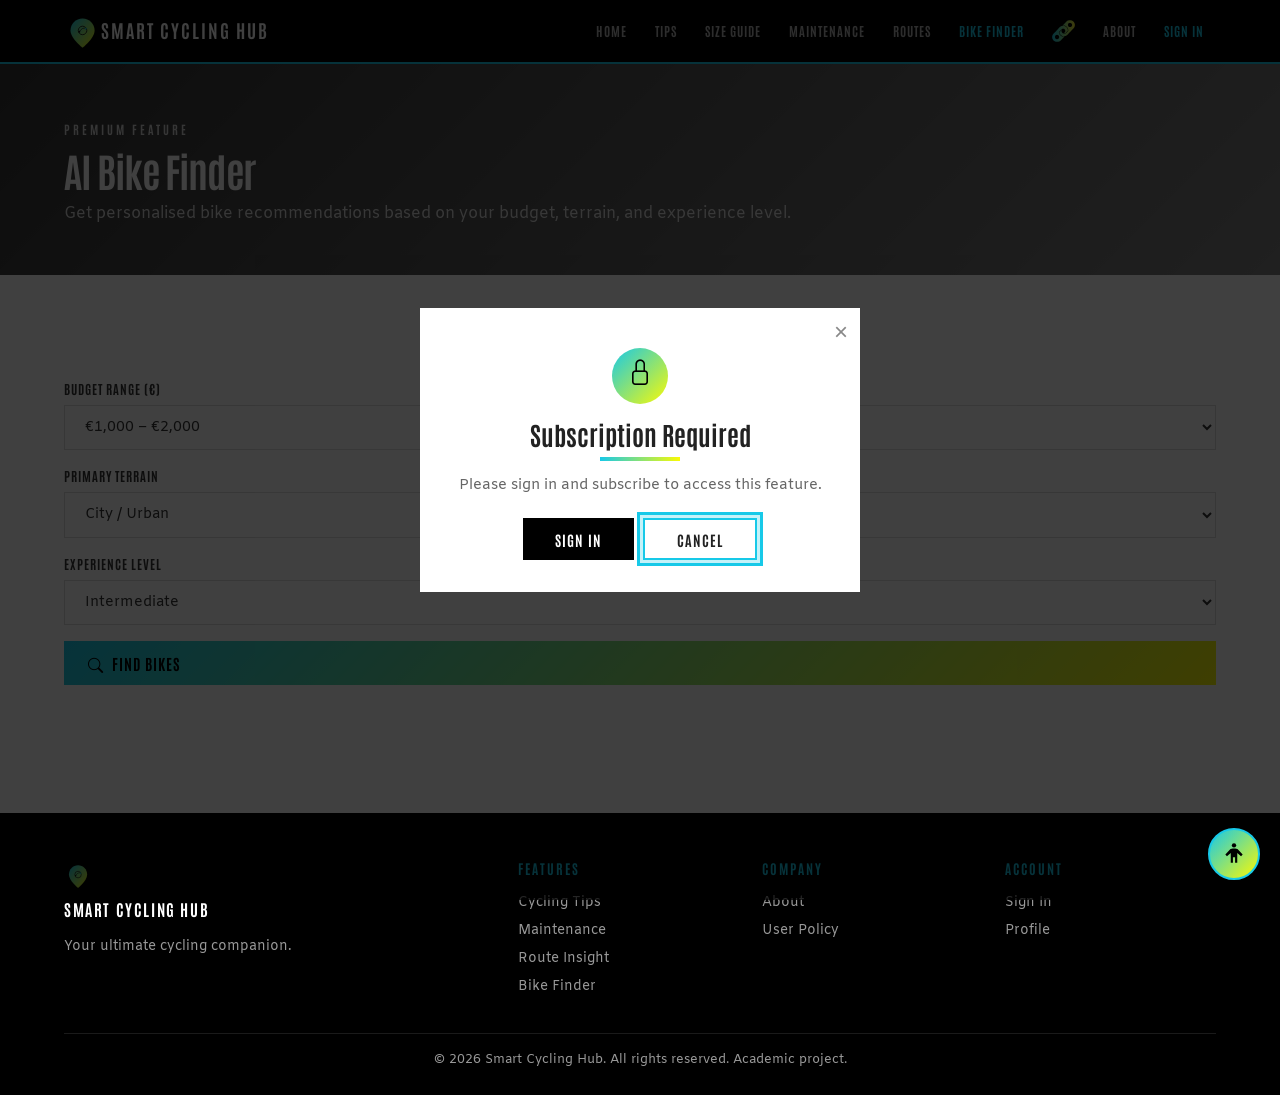
<file: bike-finder.html>
<!doctype html>
<html lang="en">
  <head>
    <meta charset="UTF-8" />
    <meta name="viewport" content="width=device-width, initial-scale=1.0" />
    <title>Bike Finder — Smart Cycling Hub</title>
    <script>
      // Access control — runs before any rendering
      (function () {
        try {
          var a = JSON.parse(localStorage.getItem("sch_auth") || "{}");
          var authed = a.isAuthenticated === true;
          var paid =
            a.subscription === "trial" || a.subscription === "subscribed";
          if (!authed || !paid) {
            // Mark that we need to show the popup after page loads
            window.__schBlockedAccess = true;
          }
        } catch (e) {
          window.__schBlockedAccess = true;
        }
      })();
    </script>
    <link rel="icon" type="image/svg+xml" href="logo.svg" />
    <link rel="preconnect" href="https://fonts.googleapis.com" />
    <link rel="preconnect" href="https://fonts.gstatic.com" crossorigin />
    <link
      href="https://fonts.googleapis.com/css2?family=Amiko:wght@400;600;700&family=Antonio:wght@400;700&display=swap"
      rel="stylesheet"
    />
    <link
      rel="stylesheet"
      href="https://cdn.jsdelivr.net/npm/bootstrap-icons@1.11.3/font/bootstrap-icons.min.css"
    />
    <link rel="stylesheet" href="style.css?v=9" />
      <link rel="stylesheet" href="accessibility.css" />
  </head>
  <body>
    <a href="#main-content" class="skip-link">Skip to main content</a>
    <!-- Header -->
    <header>
      <div class="header-inner">
        <a href="index.html" class="logo"
          ><img src="logo.svg" alt="SCH" /><span>Smart Cycling Hub</span></a
        >
        <nav class="desktop-nav">
          <a href="index.html">Home</a>
          <a href="cycling-tips.html">Tips</a>
          <a href="bike-size-guide.html">Size Guide</a>
          <a href="maintenance.html">Maintenance</a>
          <a href="route-insight.html">Routes</a>
          <a href="bike-finder.html" class="active">Bike Finder</a>
                    <a
            href="chain-reaction.html"
            onclick="return requirePaid('chain-reaction.html');"
            ><img src="LogoCR.svg" alt="Chain Reaction" style="height: 22px; vertical-align: middle;"
          /></a>
          <a href="about.html">About</a>
          <a
            href="profile.html"
            class="auth-link show-signed-in" aria-label="Profile" title="Profile"
            ><i class="bi bi-person-circle" aria-hidden="true"></i
          ></a>
          <a href="signin.html" class="auth-link show-signed-out nav-signin"
            >Sign In</a
          >
          <button
            onclick="handleSignOut()"
            class="auth-link show-signed-in nav-signout"
          >
            Sign Out
          </button>
        </nav>
        <button class="mobile-toggle" onclick="toggleMobile()" aria-label="Open navigation menu" aria-expanded="false">
          <i class="bi bi-list" aria-hidden="true"></i>
        </button>
      </div>
      <div class="mobile-menu" id="mobileMenu">
        <a href="index.html">Home</a><a href="cycling-tips.html">Cycling Tips</a
        ><a href="bike-size-guide.html">Bike Size Guide</a>
        <a href="maintenance.html">Maintenance</a
        ><a href="route-insight.html">Route Insight</a
        ><a href="bike-finder.html">Bike Finder</a>
                <a
          href="chain-reaction.html"
          onclick="return requirePaid('chain-reaction.html');"
          >Chain Reaction</a
        >
        <a href="about.html">About</a><a href="policy.html">User Policy</a>
        <a href="profile.html" class="auth-link show-signed-in">Profile</a>
        <a href="signin.html" class="auth-link show-signed-out">Sign In</a>
        <button onclick="handleSignOut()" class="auth-link show-signed-in">
          Sign Out
        </button>
      </div>
    </header>

    <main id="main-content">

    <section
      class="page-hero"
      style="
        background-image: url(&quot;https://images.unsplash.com/photo-1471506480208-91b3a4cc78be?w=1400&q=80&quot;);
      "
    >
      <div class="container">
        <p class="section-label">Premium Feature</p>
        <h1>AI Bike Finder</h1>
        <p>
          Get personalised bike recommendations based on your budget, terrain,
          and experience level.
        </p>
      </div>
    </section>

    <!-- Paid access gate -->
    <section class="section" id="bikeFinderLock" style="display: none">
      <div class="container">
        <div class="maint-lock-overlay" style="padding: 4rem 2rem">
          <i class="bi bi-lock" style="font-size: 3rem; color: #17c9e8"></i>
          <h2 style="margin-top: 1rem">Premium Feature</h2>
          <div class="stripe-bar" style="margin: 0.75rem auto 1.5rem"></div>
          <p
            style="
              max-width: 500px;
              margin: 0 auto 1rem;
              color: #666;
              font-size: 1rem;
              line-height: 1.7;
            "
          >
            The AI Bike Finder is a premium feature. Choose a subscription plan
            below to unlock personalised bike recommendations based on your
            budget, terrain, and experience level.
          </p>
          <div class="plan-cards" style="margin: 1.5rem auto; max-width: 550px">
            <div class="plan-card">
              <h3>Monthly Plan</h3>
              <div class="price">&euro;10<span>/month</span></div>
              <p>Full access to all premium features. Cancel anytime.</p>
              <button
                class="btn btn-primary btn-sm"
                onclick="handleSubscribe()"
                style="width: 100%"
              >
                Subscribe Now
              </button>
            </div>
            <div class="plan-card">
              <h3>Free Trial</h3>
              <div class="price">7<span> days</span></div>
              <p>Try all premium features free for 7 days. No commitment.</p>
              <button
                class="btn btn-gradient btn-sm"
                id="trialBtnBF"
                onclick="handleStartTrial()"
                style="width: 100%"
              >
                Start Free Trial
              </button>
            </div>
          </div>
          <p class="modal-note">
            Cancel anytime &middot; One trial per email address
          </p>
          <p style="margin-top: 1rem">
            <a href="index.html" style="color: #17c9e8; font-size: 0.9rem"
              >&larr; Back to Home</a
            >
          </p>
        </div>
      </div>
    </section>

    <!-- Bike Finder Tool -->
    <div id="bikeFinderContent">
      <section class="section">
        <div class="container">
          <div class="finder-tool form-light">
            <h3 style="text-align: center; margin-bottom: 1rem">
              Find Your Perfect Bike
            </h3>
            <div class="form-group">
              <label for="bfBudget">Budget Range (&euro;)</label>
              <select id="bfBudget">
                <option value="500">Under &euro;500</option>
                <option value="1000">&euro;500 – &euro;1,000</option>
                <option value="2000" selected>&euro;1,000 – &euro;2,000</option>
                <option value="3000">&euro;2,000 – &euro;3,000</option>
                <option value="5000">&euro;3,000+</option>
              </select>
            </div>
            <div class="form-group">
              <label for="bfTerrain">Primary Terrain</label>
              <select id="bfTerrain">
                <option value="city">City / Urban</option>
                <option value="road">Road / Paved</option>
                <option value="mountain">Mountain / Trail</option>
                <option value="gravel">Gravel / Mixed</option>
                <option value="electric">Electric / Commute</option>
              </select>
            </div>
            <div class="form-group">
              <label for="bfExperience">Experience Level</label>
              <select id="bfExperience">
                <option value="beginner">Beginner</option>
                <option value="intermediate" selected>Intermediate</option>
                <option value="advanced">Advanced</option>
              </select>
            </div>
            <button
              class="btn btn-gradient"
              style="width: 100%"
              onclick="findBikes()"
            >
              <i class="bi bi-search"></i> Find Bikes
            </button>
          </div>

          <div id="bikeResults" style="display: none; margin-top: 2rem">
            <h3 style="text-align: center; margin-bottom: 1rem">
              Recommended Bikes
            </h3>
            <div class="bike-results-grid" id="bikeResultsGrid"></div>
          </div>
        </div>
      </section>
    </div>

    <!-- Subscription Modal -->
    <div class="modal-overlay" id="subModal">
      <div class="modal-box">
        <button class="modal-close" onclick="closeModal()" aria-label="Close dialog">&times;</button>
        <h2>Unlock Premium</h2>
        <div class="stripe-bar" style="margin: 0.5rem auto 1rem"></div>
        <p style="text-align: center; color: #666">
          Access AI Bike Finder, Route Insight, and all Maintenance Guides for
          every bike type.
        </p>
        <div class="plan-cards">
          <div class="plan-card">
            <h3>Monthly Plan</h3>
            <div class="price">&euro;10<span>/month</span></div>
            <p>Full access. Cancel anytime.</p>
            <button
              class="btn btn-primary btn-sm"
              onclick="handleSubscribe()"
              style="width: 100%"
            >
              Subscribe Now
            </button>
          </div>
          <div class="plan-card">
            <h3>Free Trial</h3>
            <div class="price">7<span> days</span></div>
            <p>Try free for 7 days.</p>
            <button
              class="btn btn-gradient btn-sm"
              id="trialBtn"
              onclick="handleStartTrial()"
              style="width: 100%"
            >
              Start Free Trial
            </button>
          </div>
        </div>
        <p class="modal-note">
          Cancel anytime &middot; One trial per email address
        </p>
      </div>
    </div>

    </main>

    <!-- Footer -->
    <footer>
      <div class="container">
        <div class="footer-grid">
          <div class="footer-brand">
            <img src="logo.svg" alt="SCH" style="height: 28px" /><a href="index.html" style="text-decoration: none;"><span
              style="
                font-family: &quot;Antonio&quot;, sans-serif;
                font-weight: 700;
                font-size: 1rem;
                letter-spacing: 0.1em;
                color: #fff;
              "
              >SMART CYCLING HUB</span
            ></a>
            <p>Your ultimate cycling companion.</p>
          </div>
          <div class="footer-col">
            <h4>Features</h4>
            <a href="cycling-tips.html">Cycling Tips</a
            ><a href="maintenance.html">Maintenance</a
            ><a href="route-insight.html">Route Insight</a
            ><a href="bike-finder.html">Bike Finder</a>
          </div>
          <div class="footer-col">
            <h4>Company</h4>
            <a href="about.html">About</a><a href="policy.html">User Policy</a>
          </div>
          <div class="footer-col">
            <h4>Account</h4>
            <a href="signin.html">Sign In</a><a href="profile.html">Profile</a>
          </div>
        </div>
        <div class="footer-bottom">
          &copy; 2026 Smart Cycling Hub. All rights reserved. Academic project.
        </div>
      </div>
    </footer>

    <script src="script.js?v=9"></script>
    <script>
      function pageInit() {
        if (!auth.isAuthenticated || !hasPaidAccess()) {
          // No auth or no paid access — show popup
          showSubscriptionPopup();
          return;
        }
        // Subscribed user — show bike finder
        document.getElementById("bikeFinderContent").style.display = "";
        document.getElementById("bikeFinderLock").style.display = "none";
      }
    </script>
      <script src="accessibility.js"></script>
  </body>
</html>
</file>
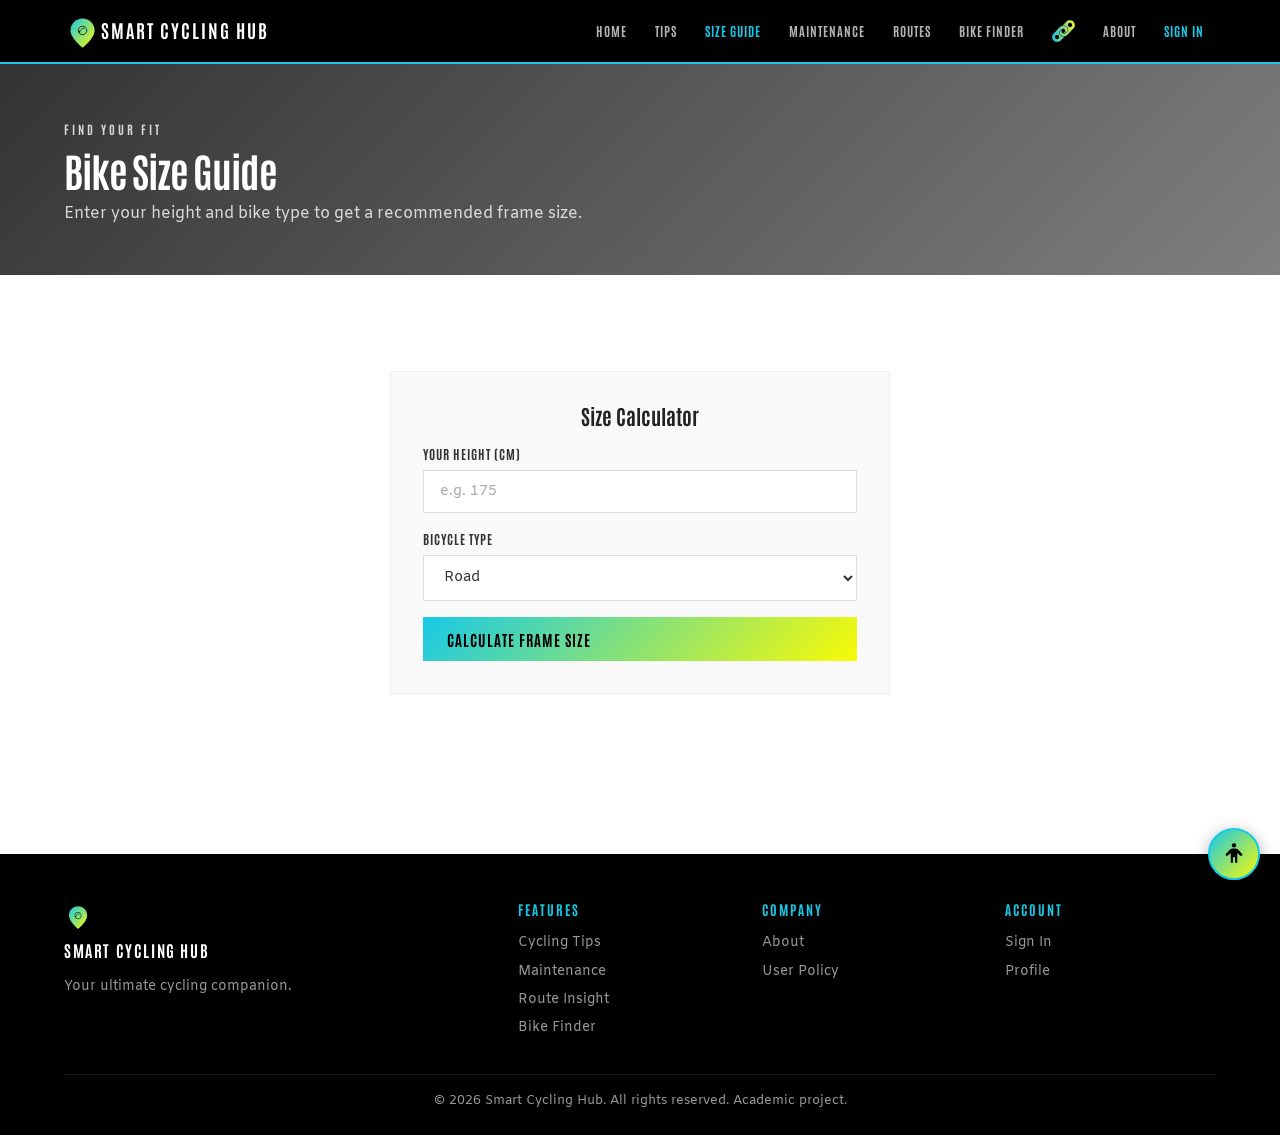
<file: bike-size-guide.html>
<!doctype html>
<html lang="en">
  <head>
    <meta charset="UTF-8" />
    <meta name="viewport" content="width=device-width, initial-scale=1.0" />
    <title>Bike Size Guide — Smart Cycling Hub</title>
    <link rel="icon" type="image/svg+xml" href="logo.svg" />
    <link rel="preconnect" href="https://fonts.googleapis.com" />
    <link rel="preconnect" href="https://fonts.gstatic.com" crossorigin />
    <link
      href="https://fonts.googleapis.com/css2?family=Amiko:wght@400;600;700&family=Antonio:wght@400;700&display=swap"
      rel="stylesheet"
    />
    <link
      rel="stylesheet"
      href="https://cdn.jsdelivr.net/npm/bootstrap-icons@1.11.3/font/bootstrap-icons.min.css"
    />
    <link rel="stylesheet" href="style.css?v=9" />
      <link rel="stylesheet" href="accessibility.css" />
  </head>
  <body>
    <a href="#main-content" class="skip-link">Skip to main content</a>
    <!-- Header -->
    <header>
      <div class="header-inner">
        <a href="index.html" class="logo"
          ><img src="logo.svg" alt="SCH" /><span>Smart Cycling Hub</span></a
        >
        <nav class="desktop-nav">
          <a href="index.html">Home</a>
          <a href="cycling-tips.html">Tips</a>
          <a href="bike-size-guide.html" class="active">Size Guide</a>
          <a href="maintenance.html">Maintenance</a>
          <a href="route-insight.html">Routes</a>
          <a href="bike-finder.html">Bike Finder</a>
                    <a
            href="chain-reaction.html"
            onclick="return requirePaid('chain-reaction.html');"
            ><img src="LogoCR.svg" alt="Chain Reaction" style="height: 22px; vertical-align: middle;"
          /></a>
          <a href="about.html">About</a>
          <a
            href="profile.html"
            class="auth-link show-signed-in" aria-label="Profile" title="Profile"
            ><i class="bi bi-person-circle" aria-hidden="true"></i
          ></a>
          <a href="signin.html" class="auth-link show-signed-out nav-signin"
            >Sign In</a
          >
          <button
            onclick="handleSignOut()"
            class="auth-link show-signed-in nav-signout"
          >
            Sign Out
          </button>
        </nav>
        <button class="mobile-toggle" onclick="toggleMobile()" aria-label="Open navigation menu" aria-expanded="false">
          <i class="bi bi-list" aria-hidden="true"></i>
        </button>
      </div>
      <div class="mobile-menu" id="mobileMenu">
        <a href="index.html">Home</a><a href="cycling-tips.html">Cycling Tips</a
        ><a href="bike-size-guide.html">Bike Size Guide</a>
        <a href="maintenance.html">Maintenance</a
        ><a href="route-insight.html">Route Insight</a
        ><a href="bike-finder.html">Bike Finder</a>
                <a
          href="chain-reaction.html"
          onclick="return requirePaid('chain-reaction.html');"
          >Chain Reaction</a
        >
        <a href="about.html">About</a><a href="policy.html">User Policy</a>
        <a href="profile.html" class="auth-link show-signed-in">Profile</a>
        <a href="signin.html" class="auth-link show-signed-out">Sign In</a>
        <button onclick="handleSignOut()" class="auth-link show-signed-in">
          Sign Out
        </button>
      </div>
    </header>

    <main id="main-content">

    <section
      class="page-hero"
      style="
        background-image: url(&quot;https://images.unsplash.com/photo-1576435728678-68d0fbf94e91?w=1400&q=80&quot;);
      "
    >
      <div class="container">
        <p class="section-label">Find Your Fit</p>
        <h1>Bike Size Guide</h1>
        <p>Enter your height and bike type to get a recommended frame size.</p>
      </div>
    </section>

    <section class="section">
      <div class="container">
        <div class="size-tool form-light">
          <h3 style="text-align: center; margin-bottom: 1rem">
            Size Calculator
          </h3>
          <div class="form-group">
            <label for="sgHeight">Your Height (cm)</label>
            <input
              type="number"
              id="sgHeight"
              placeholder="e.g. 175"
              min="100"
              max="220"
              required
            />
          </div>
          <div class="form-group">
            <label for="sgType">Bicycle Type</label>
            <select id="sgType">
              <option value="road">Road</option>
              <option value="mountain">Mountain</option>
              <option value="city">City / Commuter</option>
              <option value="gravel">Gravel</option>
              <option value="electric">Electric</option>
            </select>
          </div>
          <button
            class="btn btn-gradient"
            style="width: 100%"
            onclick="calculateSize()"
          >
            Calculate Frame Size
          </button>
          <div class="size-result" id="sizeResult" aria-live="polite" style="display: none">
            <h3>Recommended Frame Size</h3>
            <div class="frame-size" id="frameSizeValue"></div>
            <p
              id="sizeNote"
              style="color: #aaa; font-size: 0.85rem; margin-top: 0.5rem"
            ></p>
          </div>
        </div>
      </div>
    </section>

    </main>

    <!-- Footer -->
    <footer>
      <div class="container">
        <div class="footer-grid">
          <div class="footer-brand">
            <img src="logo.svg" alt="SCH" style="height: 28px" /><a href="index.html" style="text-decoration: none;"><span
              style="
                font-family: &quot;Antonio&quot;, sans-serif;
                font-weight: 700;
                font-size: 1rem;
                letter-spacing: 0.1em;
                color: #fff;
              "
              >SMART CYCLING HUB</span
            ></a>
            <p>Your ultimate cycling companion.</p>
          </div>
          <div class="footer-col">
            <h4>Features</h4>
            <a href="cycling-tips.html">Cycling Tips</a
            ><a href="maintenance.html">Maintenance</a
            ><a href="route-insight.html">Route Insight</a
            ><a href="bike-finder.html">Bike Finder</a>
          </div>
          <div class="footer-col">
            <h4>Company</h4>
            <a href="about.html">About</a><a href="policy.html">User Policy</a>
          </div>
          <div class="footer-col">
            <h4>Account</h4>
            <a href="signin.html">Sign In</a><a href="profile.html">Profile</a>
          </div>
        </div>
        <div class="footer-bottom">
          &copy; 2026 Smart Cycling Hub. All rights reserved. Academic project.
        </div>
      </div>
    </footer>

    <script src="script.js?v=9"></script>
      <script src="accessibility.js"></script>
  </body>
</html>
</file>
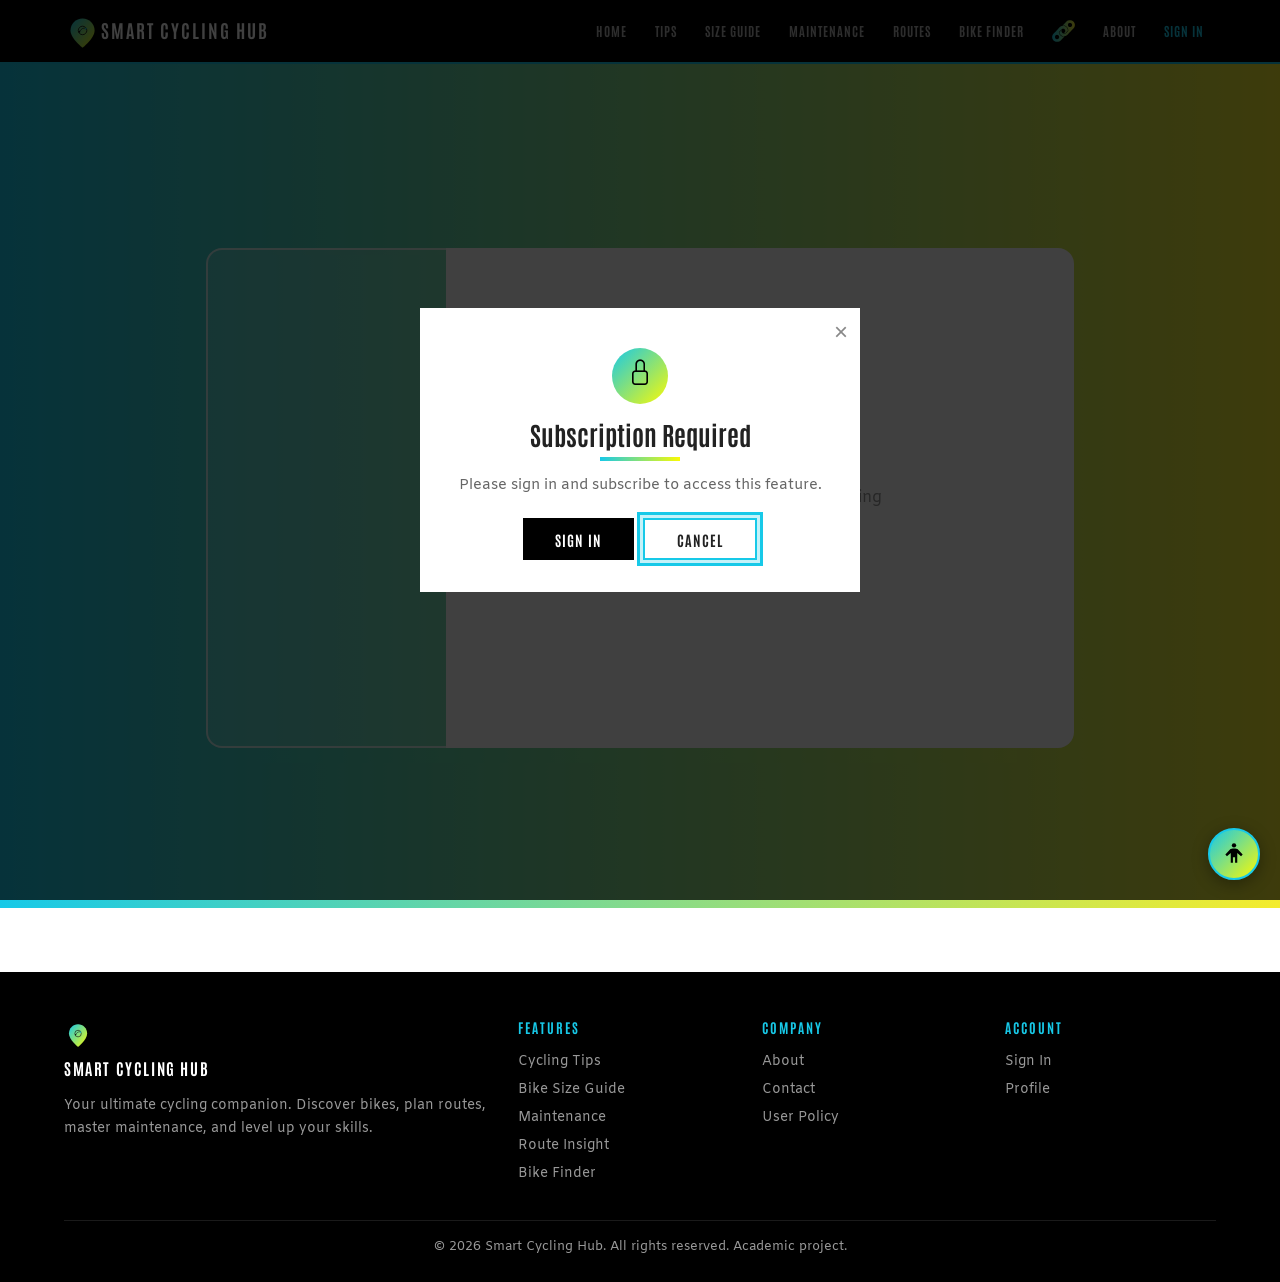
<file: chain-reaction-chat.html>
<!DOCTYPE html>
<html lang="en">
  <head>
    <meta charset="UTF-8" />
    <meta name="viewport" content="width=device-width, initial-scale=1.0" />
    <title>Chat — Chain Reaction</title>
    <script>
      // Access control — runs before any rendering
      (function () {
        try {
          var a = JSON.parse(localStorage.getItem("sch_auth") || "{}");
          var authed = a.isAuthenticated === true;
          var paid =
            a.subscription === "trial" || a.subscription === "subscribed";
          // Also allow access if user has a valid CR profile (they were authenticated before)
          var hasCRProfile = !!localStorage.getItem("cr_profile");
          if ((!authed && !hasCRProfile) || !paid) {
            window.__schBlockedAccess = true;
          }
        } catch (e) {
          window.__schBlockedAccess = true;
        }
      })();
    </script>
    <link rel="icon" type="image/svg+xml" href="logo.svg" />
    <link rel="preconnect" href="https://fonts.googleapis.com" />
    <link rel="preconnect" href="https://fonts.gstatic.com" crossorigin />
    <link
      href="https://fonts.googleapis.com/css2?family=Amiko:wght@400;600;700&family=Antonio:wght@400;700&display=swap"
      rel="stylesheet"
    />
    <link
      rel="stylesheet"
      href="https://cdn.jsdelivr.net/npm/bootstrap-icons@1.11.3/font/bootstrap-icons.min.css"
    />
    <link rel="stylesheet" href="style.css?v=9" />
    <link rel="stylesheet" href="chain-reaction.css" />
      <link rel="stylesheet" href="accessibility.css" />
  </head>
  <body>
    <a href="#main-content" class="skip-link">Skip to main content</a>
    <!-- Header -->
    <header>
      <div class="header-inner">
        <a href="index.html" class="logo">
          <img src="logo.svg" alt="Smart Cycling Hub" />
          <span>Smart Cycling Hub</span>
        </a>
        <nav class="desktop-nav">
          <a href="index.html">Home</a>
          <a href="cycling-tips.html">Tips</a>
          <a href="bike-size-guide.html">Size Guide</a>
          <a href="maintenance.html">Maintenance</a>
          <a
            href="route-insight.html"
            onclick="return requirePaid('route-insight.html');"
            >Routes</a
          >
          <a
            href="bike-finder.html"
            onclick="return requirePaid('bike-finder.html');"
            >Bike Finder</a
          >
          <a
            href="chain-reaction.html"
            onclick="return requirePaid('chain-reaction.html');"
            ><img src="LogoCR.svg" alt="Chain Reaction" style="height: 22px; vertical-align: middle;"
          /></a>
          <a href="about.html">About</a>
          <a
            href="profile.html"
            class="auth-link show-signed-in" aria-label="Profile" title="Profile"
            ><i class="bi bi-person-circle" aria-hidden="true"></i
          ></a>
          <a href="signin.html" class="auth-link show-signed-out nav-signin"
            >Sign In</a
          >
          <button
            onclick="handleSignOut()"
            class="auth-link show-signed-in nav-signout"
          >
            Sign Out
          </button>
        </nav>
        <button class="mobile-toggle" onclick="toggleMobile()" aria-label="Open navigation menu" aria-expanded="false">
          <i class="bi bi-list" aria-hidden="true"></i>
        </button>
      </div>
      <div class="mobile-menu" id="mobileMenu">
        <a href="index.html">Home</a>
        <a href="cycling-tips.html">Cycling Tips</a>
        <a href="bike-size-guide.html">Bike Size Guide</a>
        <a href="maintenance.html">Maintenance</a>
        <a
          href="route-insight.html"
          onclick="return requirePaid('route-insight.html');"
          >Route Insight</a
        >
        <a
          href="bike-finder.html"
          onclick="return requirePaid('bike-finder.html');"
          >Bike Finder</a
        >
        <a
          href="chain-reaction.html"
          onclick="return requirePaid('chain-reaction.html');"
          >Chain Reaction</a
        >
        <a href="about.html">About</a>
        <a href="policy.html">User Policy</a>
        <a href="profile.html" class="auth-link show-signed-in">Profile</a>
        <a href="signin.html" class="auth-link show-signed-out">Sign In</a>
        <button onclick="handleSignOut()" class="auth-link show-signed-in">
          Sign Out
        </button>
      </div>
    </header>

    <main id="main-content">
    <h1 class="visually-hidden">Chat — Chain Reaction</h1>

    <!-- CR Top Bar -->
    <div class="cr-topbar" id="crTopbar"></div>

    <!-- Chat Interface -->
    <div class="cr-page-bg cr-page-center-chat">
      <div class="cr-chat-container">
        <div class="cr-chat-sidebar" id="crChatSidebar"></div>
        <div class="cr-chat-main" id="crChatMain">
          <div class="cr-chat-placeholder">Select a match to start chatting</div>
        </div>
      </div>
    </div>

    </main>

    <!-- Footer -->
    <footer>
      <div class="container">
        <div class="footer-grid">
          <div class="footer-brand">
            <img src="logo.svg" alt="Smart Cycling Hub" style="height: 28px" /><a href="index.html" style="text-decoration: none;"><span
              style="
                font-family: 'Antonio', sans-serif;
                font-weight: 700;
                font-size: 1rem;
                letter-spacing: 0.1em;
                color: #fff;
              "
              >SMART CYCLING HUB</span
            ></a>
            <p>
              Your ultimate cycling companion. Discover bikes, plan routes,
              master maintenance, and level up your skills.
            </p>
          </div>
          <div class="footer-col">
            <h4>Features</h4>
            <a href="cycling-tips.html">Cycling Tips</a>
            <a href="bike-size-guide.html">Bike Size Guide</a>
            <a href="maintenance.html">Maintenance</a>
            <a href="route-insight.html">Route Insight</a>
            <a href="bike-finder.html">Bike Finder</a>
          </div>
          <div class="footer-col">
            <h4>Company</h4>
            <a href="about.html">About</a>
            <a href="about.html#contact">Contact</a>
            <a href="policy.html">User Policy</a>
          </div>
          <div class="footer-col">
            <h4>Account</h4>
            <a href="signin.html">Sign In</a>
            <a href="profile.html">Profile</a>
          </div>
        </div>
        <div class="footer-bottom">
          &copy; 2026 Smart Cycling Hub. All rights reserved. Academic project.
        </div>
      </div>
    </footer>

    <script src="script.js?v=9"></script>
    <script src="chain-reaction.js"></script>
    <script>
      function pageInit() {
        initChatPage();
      }
    </script>
      <script src="accessibility.js"></script>
  </body>
</html>
</file>
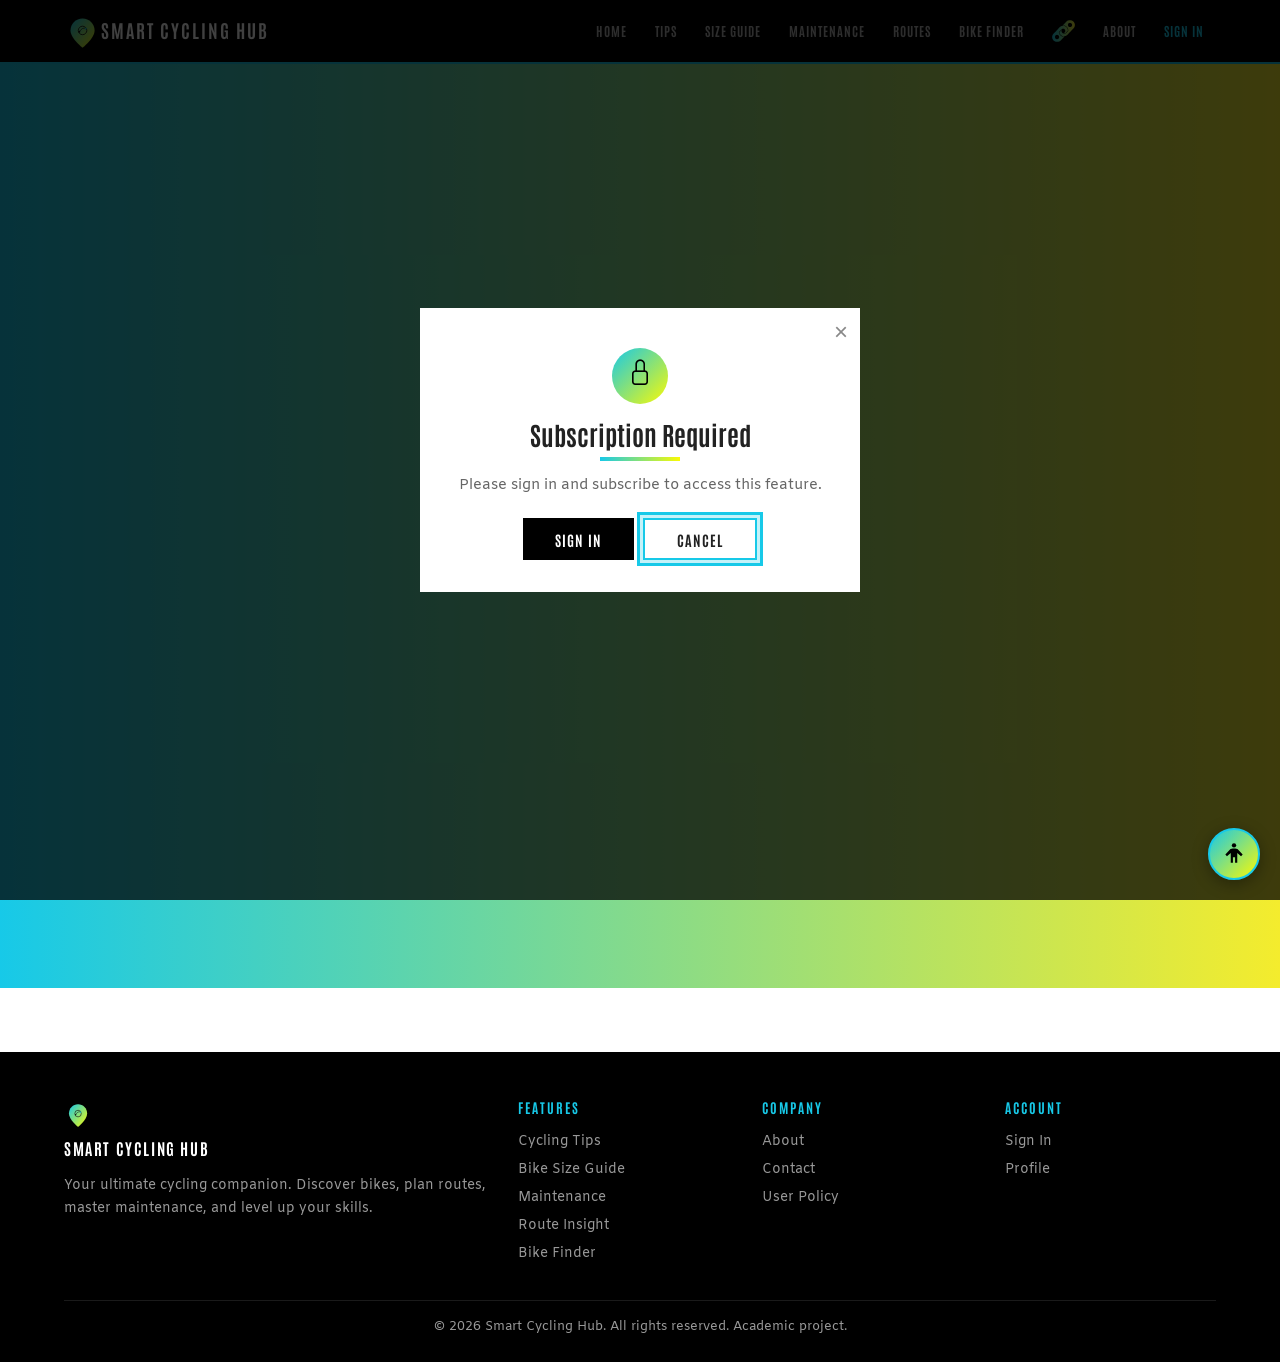
<file: chain-reaction.html>
<!DOCTYPE html>
<html lang="en">
  <head>
    <meta charset="UTF-8" />
    <meta name="viewport" content="width=device-width, initial-scale=1.0" />
    <title>Chain Reaction — Smart Cycling Hub</title>
    <script>
      // Access control — runs before any rendering
      (function () {
        try {
          var a = JSON.parse(localStorage.getItem("sch_auth") || "{}");
          var authed = a.isAuthenticated === true;
          var paid =
            a.subscription === "trial" || a.subscription === "subscribed";
          // Also allow access if user has a valid CR profile (they were authenticated before)
          var hasCRProfile = !!localStorage.getItem("cr_profile");
          if ((!authed && !hasCRProfile) || !paid) {
            window.__schBlockedAccess = true;
          }
        } catch (e) {
          window.__schBlockedAccess = true;
        }
      })();
    </script>
    <link rel="icon" type="image/svg+xml" href="logo.svg" />
    <link rel="preconnect" href="https://fonts.googleapis.com" />
    <link rel="preconnect" href="https://fonts.gstatic.com" crossorigin />
    <link
      href="https://fonts.googleapis.com/css2?family=Amiko:wght@400;600;700&family=Antonio:wght@400;700&display=swap"
      rel="stylesheet"
    />
    <link
      rel="stylesheet"
      href="https://cdn.jsdelivr.net/npm/bootstrap-icons@1.11.3/font/bootstrap-icons.min.css"
    />
    <link rel="stylesheet" href="style.css?v=9" />
    <link rel="stylesheet" href="chain-reaction.css" />
      <link rel="stylesheet" href="accessibility.css" />
  </head>
  <body>
    <a href="#main-content" class="skip-link">Skip to main content</a>
    <!-- Header -->
    <header>
      <div class="header-inner">
        <a href="index.html" class="logo">
          <img src="logo.svg" alt="Smart Cycling Hub" />
          <span>Smart Cycling Hub</span>
        </a>
        <nav class="desktop-nav">
          <a href="index.html">Home</a>
          <a href="cycling-tips.html">Tips</a>
          <a href="bike-size-guide.html">Size Guide</a>
          <a href="maintenance.html">Maintenance</a>
          <a
            href="route-insight.html"
            onclick="return requirePaid('route-insight.html');"
            >Routes</a
          >
          <a
            href="bike-finder.html"
            onclick="return requirePaid('bike-finder.html');"
            >Bike Finder</a
          >
          <a
            href="chain-reaction.html"
            onclick="return requirePaid('chain-reaction.html');"
            class="active"
            ><img src="LogoCR.svg" alt="Chain Reaction" style="height: 22px; vertical-align: middle;"
          /></a>
          <a href="about.html">About</a>
          <a
            href="profile.html"
            class="auth-link show-signed-in" aria-label="Profile" title="Profile"
            ><i class="bi bi-person-circle" aria-hidden="true"></i
          ></a>
          <a href="signin.html" class="auth-link show-signed-out nav-signin"
            >Sign In</a
          >
          <button
            onclick="handleSignOut()"
            class="auth-link show-signed-in nav-signout"
          >
            Sign Out
          </button>
        </nav>
        <button class="mobile-toggle" onclick="toggleMobile()" aria-label="Open navigation menu" aria-expanded="false">
          <i class="bi bi-list" aria-hidden="true"></i>
        </button>
      </div>
      <div class="mobile-menu" id="mobileMenu">
        <a href="index.html">Home</a>
        <a href="cycling-tips.html">Cycling Tips</a>
        <a href="bike-size-guide.html">Bike Size Guide</a>
        <a href="maintenance.html">Maintenance</a>
        <a
          href="route-insight.html"
          onclick="return requirePaid('route-insight.html');"
          >Route Insight</a
        >
        <a
          href="bike-finder.html"
          onclick="return requirePaid('bike-finder.html');"
          >Bike Finder</a
        >
        <a
          href="chain-reaction.html"
          onclick="return requirePaid('chain-reaction.html');"
          >Chain Reaction</a
        >
        <a href="about.html">About</a>
        <a href="policy.html">User Policy</a>
        <a href="profile.html" class="auth-link show-signed-in">Profile</a>
        <a href="signin.html" class="auth-link show-signed-out">Sign In</a>
        <button onclick="handleSignOut()" class="auth-link show-signed-in">
          Sign Out
        </button>
      </div>
    </header>

    <main id="main-content">
    <h1 class="visually-hidden">Chain Reaction — Smart Cycling Hub</h1>

    <!-- CR Top Bar -->
    <div class="cr-topbar" id="crTopbar"></div>

    <!-- CR Rider View -->
    <div class="cr-page-bg">
      <div id="crRiderView"></div>
    </div>

    </main>

    <!-- Footer -->
    <footer>
      <div class="container">
        <div class="footer-grid">
          <div class="footer-brand">
            <img src="logo.svg" alt="Smart Cycling Hub" style="height: 28px" /><a href="index.html" style="text-decoration: none;"><span
              style="
                font-family: 'Antonio', sans-serif;
                font-weight: 700;
                font-size: 1rem;
                letter-spacing: 0.1em;
                color: #fff;
              "
              >SMART CYCLING HUB</span
            ></a>
            <p>
              Your ultimate cycling companion. Discover bikes, plan routes,
              master maintenance, and level up your skills.
            </p>
          </div>
          <div class="footer-col">
            <h4>Features</h4>
            <a href="cycling-tips.html">Cycling Tips</a>
            <a href="bike-size-guide.html">Bike Size Guide</a>
            <a href="maintenance.html">Maintenance</a>
            <a href="route-insight.html">Route Insight</a>
            <a href="bike-finder.html">Bike Finder</a>
          </div>
          <div class="footer-col">
            <h4>Company</h4>
            <a href="about.html">About</a>
            <a href="about.html#contact">Contact</a>
            <a href="policy.html">User Policy</a>
          </div>
          <div class="footer-col">
            <h4>Account</h4>
            <a href="signin.html">Sign In</a>
            <a href="profile.html">Profile</a>
          </div>
        </div>
        <div class="footer-bottom">
          &copy; 2026 Smart Cycling Hub. All rights reserved. Academic project.
        </div>
      </div>
    </footer>

    <script src="script.js?v=9"></script>
    <script src="chain-reaction.js"></script>
    <script>
      function pageInit() {
        initRidersPage();
      }
    </script>
      <script src="accessibility.js"></script>
  </body>
</html>
</file>
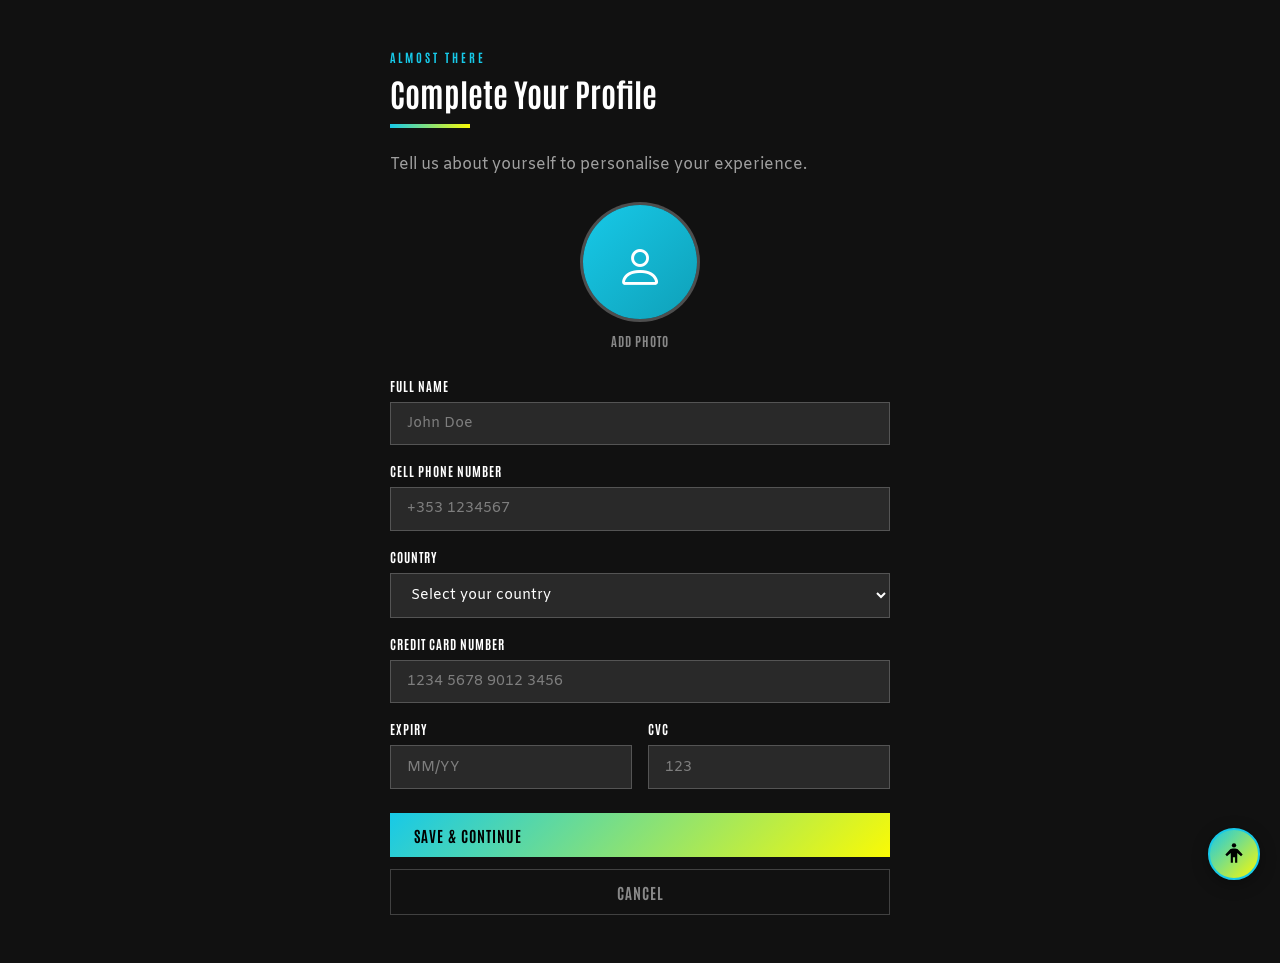
<file: create-profile.html>
<!doctype html>
<html lang="en">
  <head>
    <meta charset="UTF-8" />
    <meta name="viewport" content="width=device-width, initial-scale=1.0" />
    <title>Create Profile — Smart Cycling Hub</title>
    <link rel="icon" type="image/svg+xml" href="logo.svg" />
    <link rel="preconnect" href="https://fonts.googleapis.com" />
    <link rel="preconnect" href="https://fonts.gstatic.com" crossorigin />
    <link
      href="https://fonts.googleapis.com/css2?family=Amiko:wght@400;600;700&family=Antonio:wght@400;700&display=swap"
      rel="stylesheet"
    />
    <link
      rel="stylesheet"
      href="https://cdn.jsdelivr.net/npm/bootstrap-icons@1.11.3/font/bootstrap-icons.min.css"
    />
    <link rel="stylesheet" href="style.css?v=9" />
    <style>
      /* ---- Profile Avatar Upload ---- */
      .avatar-upload-wrapper {
        display: flex;
        flex-direction: column;
        align-items: center;
        margin-bottom: 1.5rem;
      }
      .avatar-upload-area {
        position: relative;
        width: 120px;
        height: 120px;
        border-radius: 50%;
        overflow: hidden;
        cursor: pointer;
        background: #222;
        border: 3px solid rgba(255,255,255,0.2);
        transition: border-color 0.25s, box-shadow 0.25s, transform 0.2s;
        display: flex;
        align-items: center;
        justify-content: center;
      }
      .avatar-upload-area:hover,
      .avatar-upload-area:focus-visible {
        border-color: #17C9E8;
        box-shadow: 0 0 0 3px rgba(23,201,232,0.3);
        transform: scale(1.04);
      }
      .avatar-upload-area:active {
        transform: scale(0.97);
      }
      .avatar-upload-area img {
        width: 100%;
        height: 100%;
        object-fit: cover;
        display: none;
      }
      .avatar-upload-area img.visible {
        display: block;
      }
      .avatar-default-icon {
        display: flex;
        align-items: center;
        justify-content: center;
        width: 100%;
        height: 100%;
        font-family: 'Antonio', sans-serif;
        font-size: 3rem;
        font-weight: 700;
        color: #fff;
        background: linear-gradient(135deg, #17C9E8, #0fa0b8);
        user-select: none;
      }
      .avatar-default-icon.has-image {
        display: none;
      }
      .avatar-upload-area .avatar-overlay {
        position: absolute;
        inset: 0;
        background: rgba(0,0,0,0.45);
        display: flex;
        align-items: center;
        justify-content: center;
        opacity: 0;
        transition: opacity 0.25s;
        pointer-events: none;
      }
      .avatar-upload-area:hover .avatar-overlay,
      .avatar-upload-area:focus-visible .avatar-overlay {
        opacity: 1;
      }
      .avatar-overlay i {
        font-size: 1.6rem;
        color: #fff;
      }
      .avatar-upload-label {
        margin-top: 0.6rem;
        font-family: 'Antonio', sans-serif;
        font-size: 0.8rem;
        font-weight: 700;
        letter-spacing: 1px;
        text-transform: uppercase;
        color: rgba(255,255,255,0.5);
        cursor: pointer;
        transition: color 0.2s;
      }
      .avatar-upload-label:hover {
        color: #17C9E8;
      }
      #cpAvatarInput {
        display: none;
      }

      /* ---- Button Focus & Accessibility ---- */
      .btn:focus-visible {
        outline: 3px solid #17C9E8;
        outline-offset: 2px;
        box-shadow: 0 0 0 5px rgba(23,201,232,0.25);
      }
      .btn:active {
        transform: translateY(0px) scale(0.97);
        box-shadow: 0 2px 8px rgba(0,0,0,0.12);
      }
      .btn-gradient:hover {
        background: linear-gradient(135deg, #14b8d4, #e8e804);
      }
      .btn-gradient:active {
        background: linear-gradient(135deg, #10a0b8, #d4d404);
      }
      .btn-cancel-profile:focus-visible {
        outline: 3px solid rgba(255,255,255,0.5);
        outline-offset: 2px;
        box-shadow: 0 0 0 5px rgba(255,255,255,0.1);
      }
      .btn-cancel-profile:active {
        transform: scale(0.97);
        background: rgba(255,255,255,0.08);
      }
    </style>
      <link rel="stylesheet" href="accessibility.css" />
  </head>
  <body>
    <main id="main-content">
    <h1 class="visually-hidden">Create Profile — Smart Cycling Hub</h1>
    <div class="create-profile-page">
      <div class="create-profile-box">
        <p class="section-label" style="color: #17c9e8">Almost There</p>
        <h2>Complete Your Profile</h2>
        <div class="stripe-bar"></div>
        <p class="subtitle">
          Tell us about yourself to personalise your experience.
        </p>
        <form onsubmit="handleCreateProfile(event)">
          <!-- Profile Picture Upload -->
          <div class="avatar-upload-wrapper">
            <div
              class="avatar-upload-area"
              id="avatarUploadArea"
              tabindex="0"
              role="button"
              aria-label="Upload profile picture"
              onclick="document.getElementById('cpAvatarInput').click()"
              onkeydown="if(event.key==='Enter'||event.key===' '){event.preventDefault();document.getElementById('cpAvatarInput').click();}"
            >
              <div class="avatar-default-icon" id="avatarDefaultIcon">
                <i class="bi bi-person"></i>
              </div>
              <img id="avatarPreview" alt="Profile picture preview" />
              <div class="avatar-overlay">
                <i class="bi bi-camera"></i>
              </div>
            </div>
            <label class="avatar-upload-label" for="cpAvatarInput">Add Photo</label>
            <input
              type="file"
              id="cpAvatarInput"
              accept="image/jpeg,image/png"
              onchange="handleAvatarUpload(this)"
            />
          </div>

          <div class="form-group">
            <label for="cpFullName">Full Name</label>
            <input
              type="text"
              id="cpFullName"
              placeholder="John Doe"
              required
              oninput="updateAvatarInitial()"
            />
          </div>
          <div class="form-group">
            <label for="cpPhone">Cell Phone Number</label>
            <input
              type="tel"
              id="cpPhone"
              placeholder="+353 1234567"
              required
            />
          </div>
          <div class="form-group">
            <label for="cpCountry">Country</label>
            <select id="cpCountry" required></select>
          </div>
          <div class="form-group">
            <label for="cpCard">Credit Card Number</label>
            <input
              type="text"
              id="cpCard"
              placeholder="1234 5678 9012 3456"
              maxlength="19"
            />
          </div>
          <div style="display: grid; grid-template-columns: 1fr 1fr; gap: 1rem">
            <div class="form-group">
              <label for="cpExpiry">Expiry</label>
              <input
                type="text"
                id="cpExpiry"
                placeholder="MM/YY"
                maxlength="5"
                inputmode="numeric"
              />
            </div>
            <div class="form-group">
              <label for="cpCvc">CVC</label>
              <input type="text" id="cpCvc" placeholder="123" maxlength="4" />
            </div>
          </div>
          <button
            type="submit"
            class="btn btn-gradient"
            style="width: 100%; margin-top: 0.5rem"
          >
            Save &amp; Continue
          </button>
        </form>
        <button
          type="button"
          class="btn btn-cancel-profile"
          onclick="handleCancelProfile()"
        >
          Cancel
        </button>
      </div>
    </div>

    </main>

    <script src="script.js?v=9"></script>
    <script>
      /* ---- Avatar Upload Handler ---- */
      function handleAvatarUpload(input) {
        if (!input.files || !input.files[0]) return;
        var file = input.files[0];
        // Validate file type
        if (!file.type.match(/^image\/(jpeg|png)$/)) {
          alert('Please upload a JPG or PNG image.');
          input.value = '';
          return;
        }
        var reader = new FileReader();
        reader.onload = function (e) {
          var preview = document.getElementById('avatarPreview');
          var defaultIcon = document.getElementById('avatarDefaultIcon');
          preview.src = e.target.result;
          preview.classList.add('visible');
          defaultIcon.classList.add('has-image');
          // Store in auth for persistence
          auth.profilePicture = e.target.result;
        };
        reader.readAsDataURL(file);
      }

      /* ---- Update Avatar Initial from Name ---- */
      function updateAvatarInitial() {
        var preview = document.getElementById('avatarPreview');
        // Only show initial if no image uploaded
        if (preview.classList.contains('visible')) return;
        var nameInput = document.getElementById('cpFullName');
        var defaultIcon = document.getElementById('avatarDefaultIcon');
        var name = nameInput.value.trim();
        if (name.length > 0) {
          defaultIcon.textContent = name.charAt(0).toUpperCase();
          defaultIcon.style.fontSize = '3rem';
        } else {
          defaultIcon.innerHTML = '<i class="bi bi-person"></i>';
          defaultIcon.style.fontSize = '';
        }
      }

      function pageInit() {
        populateCountrySelect("cpCountry");
        // Restore avatar if already set
        if (auth.profilePicture) {
          var preview = document.getElementById('avatarPreview');
          var defaultIcon = document.getElementById('avatarDefaultIcon');
          preview.src = auth.profilePicture;
          preview.classList.add('visible');
          defaultIcon.classList.add('has-image');
        }
        // Apply expiry date formatting
        var cpExpiry = document.getElementById('cpExpiry');
        if (cpExpiry) {
          cpExpiry.setAttribute('inputmode', 'numeric');
          cpExpiry.addEventListener('input', function() { formatExpiryInput(this); });
          cpExpiry.addEventListener('keydown', function(e) { handleExpiryKeydown(e); });
        }
      }

      /* ---- Expiry Date Input Formatting ---- */
      function formatExpiryInput(input) {
        var digits = input.value.replace(/\D/g, '');
        if (digits.length > 4) digits = digits.substring(0, 4);
        if (digits.length >= 2) {
          input.value = digits.substring(0, 2) + '/' + digits.substring(2);
        } else {
          input.value = digits;
        }
      }

      function handleExpiryKeydown(e) {
        var input = e.target;
        var key = e.key;
        if (['Backspace', 'Delete', 'Tab', 'Escape', 'Enter',
             'ArrowLeft', 'ArrowRight', 'ArrowUp', 'ArrowDown', 'Home', 'End'].indexOf(key) !== -1) {
          if (key === 'Backspace' && input.selectionStart === 3 && input.value.charAt(2) === '/') {
            e.preventDefault();
            input.value = input.value.substring(0, 2);
            return;
          }
          return;
        }
        if (e.ctrlKey || e.metaKey) return;
        if (!/^\d$/.test(key)) {
          e.preventDefault();
          return;
        }
        var currentDigits = input.value.replace(/\D/g, '');
        if (currentDigits.length >= 4) {
          e.preventDefault();
        }
      }
    </script>
      <script src="accessibility.js"></script>
  </body>
</html>
</file>
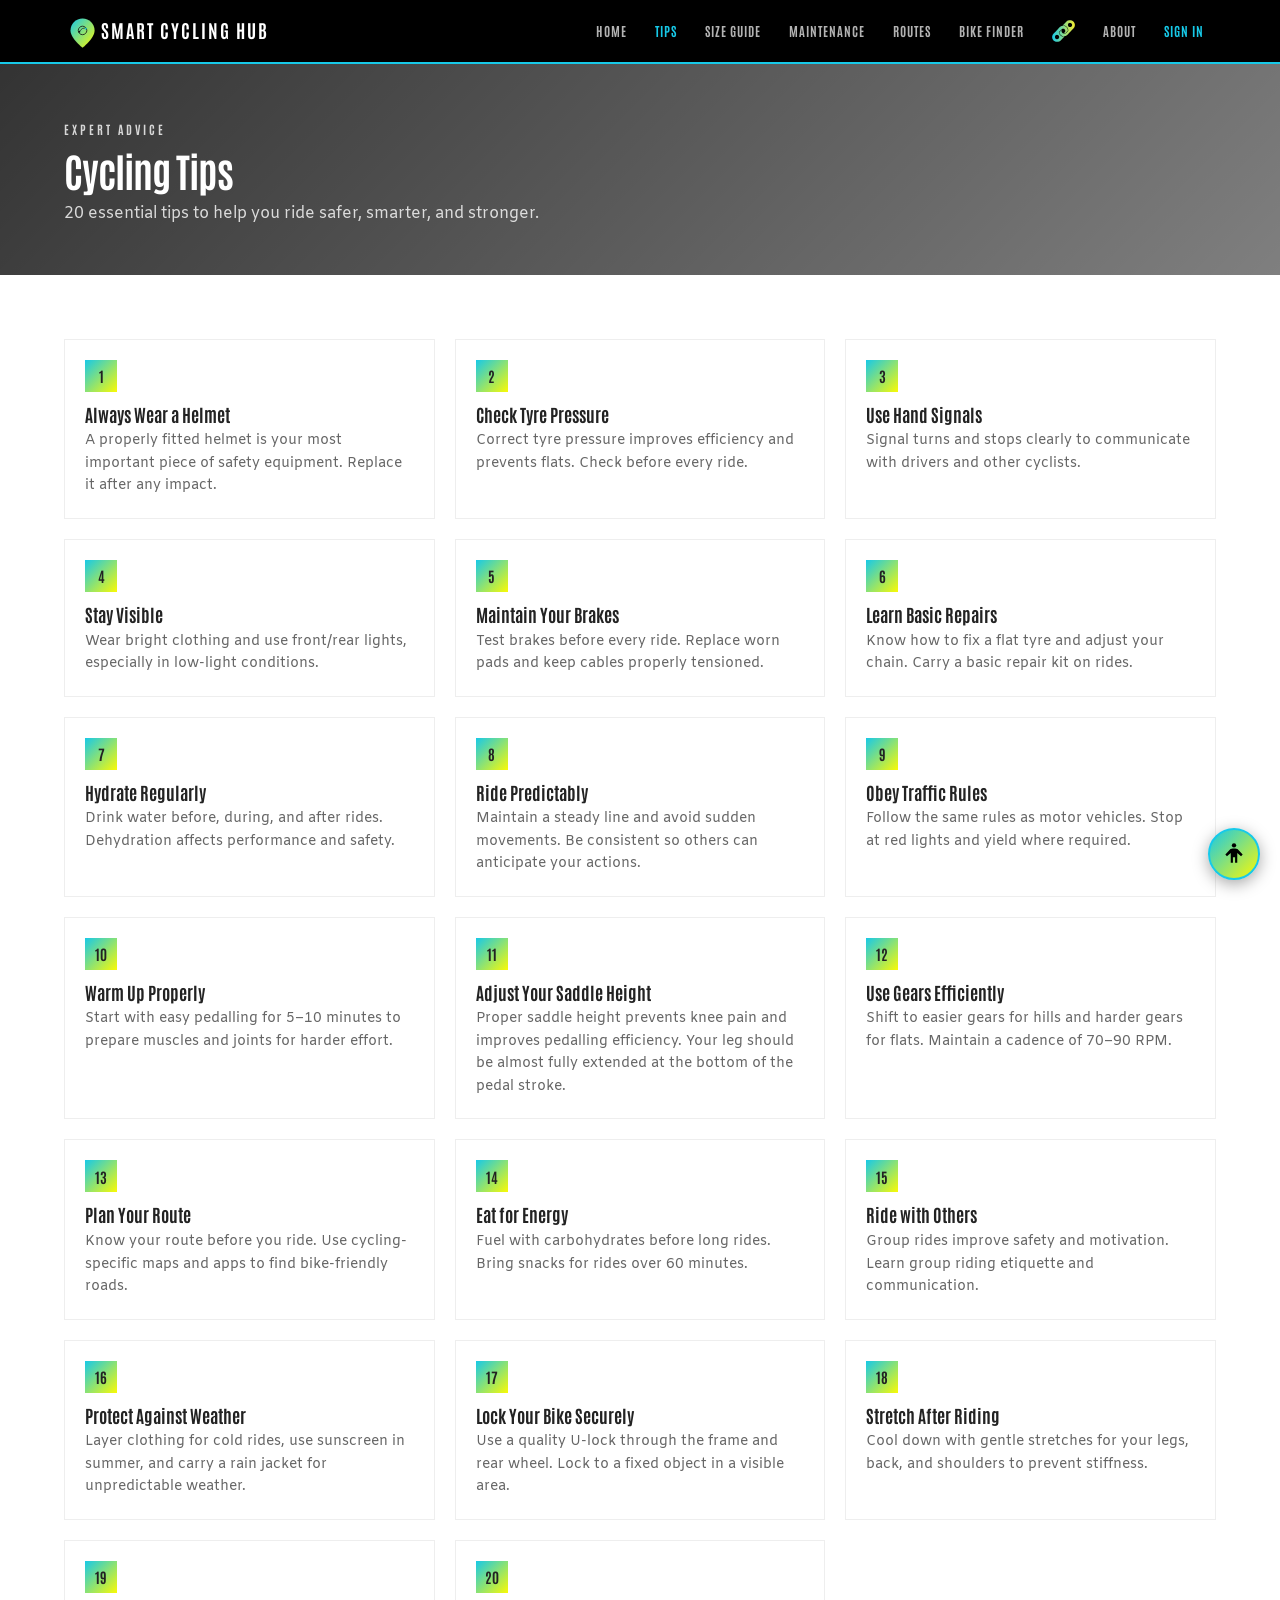
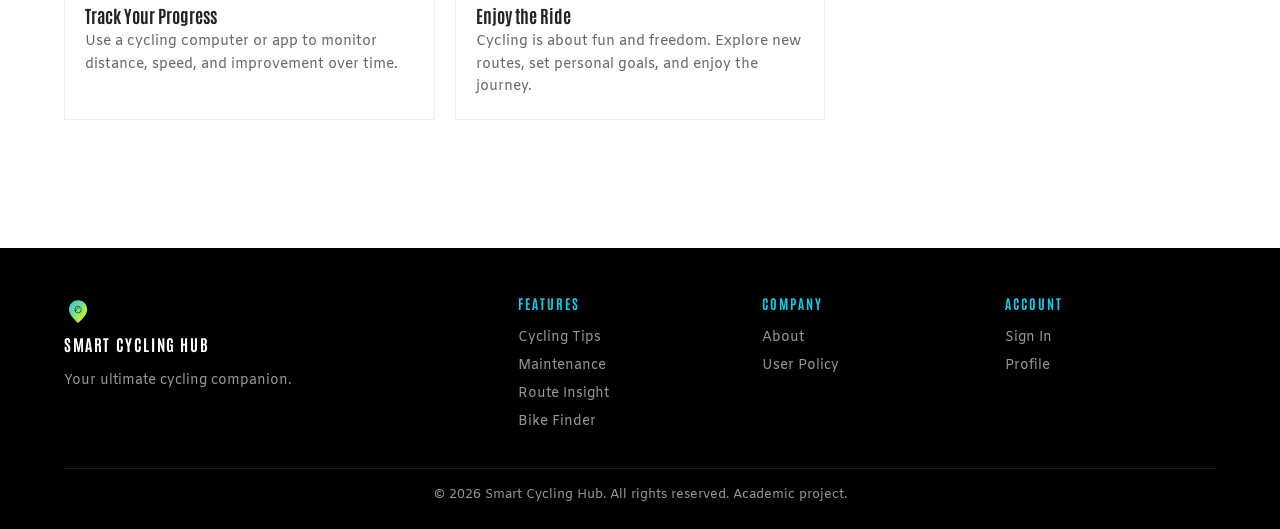
<file: cycling-tips.html>
<!doctype html>
<html lang="en">
  <head>
    <meta charset="UTF-8" />
    <meta name="viewport" content="width=device-width, initial-scale=1.0" />
    <title>Cycling Tips — Smart Cycling Hub</title>
    <link rel="icon" type="image/svg+xml" href="logo.svg" />
    <link rel="preconnect" href="https://fonts.googleapis.com" />
    <link rel="preconnect" href="https://fonts.gstatic.com" crossorigin />
    <link
      href="https://fonts.googleapis.com/css2?family=Amiko:wght@400;600;700&family=Antonio:wght@400;700&display=swap"
      rel="stylesheet"
    />
    <link
      rel="stylesheet"
      href="https://cdn.jsdelivr.net/npm/bootstrap-icons@1.11.3/font/bootstrap-icons.min.css"
    />
    <link rel="stylesheet" href="style.css?v=9" />
      <link rel="stylesheet" href="accessibility.css" />
  </head>
  <body>
    <a href="#main-content" class="skip-link">Skip to main content</a>
    <!-- Header -->
    <header>
      <div class="header-inner">
        <a href="index.html" class="logo"
          ><img src="logo.svg" alt="SCH" /><span>Smart Cycling Hub</span></a
        >
        <nav class="desktop-nav">
          <a href="index.html">Home</a>
          <a href="cycling-tips.html" class="active">Tips</a>
          <a href="bike-size-guide.html">Size Guide</a>
          <a href="maintenance.html">Maintenance</a>
          <a href="route-insight.html">Routes</a>
          <a href="bike-finder.html">Bike Finder</a>
                    <a
            href="chain-reaction.html"
            onclick="return requirePaid('chain-reaction.html');"
            ><img src="LogoCR.svg" alt="Chain Reaction" style="height: 22px; vertical-align: middle;"
          /></a>
          <a href="about.html">About</a>
          <a
            href="profile.html"
            class="auth-link show-signed-in" aria-label="Profile" title="Profile"
            ><i class="bi bi-person-circle" aria-hidden="true"></i
          ></a>
          <a href="signin.html" class="auth-link show-signed-out nav-signin"
            >Sign In</a
          >
          <button
            onclick="handleSignOut()"
            class="auth-link show-signed-in nav-signout"
          >
            Sign Out
          </button>
        </nav>
        <button class="mobile-toggle" onclick="toggleMobile()" aria-label="Open navigation menu" aria-expanded="false">
          <i class="bi bi-list" aria-hidden="true"></i>
        </button>
      </div>
      <div class="mobile-menu" id="mobileMenu">
        <a href="index.html">Home</a><a href="cycling-tips.html">Cycling Tips</a
        ><a href="bike-size-guide.html">Bike Size Guide</a>
        <a href="maintenance.html">Maintenance</a
        ><a href="route-insight.html">Route Insight</a
        ><a href="bike-finder.html">Bike Finder</a>
                <a
          href="chain-reaction.html"
          onclick="return requirePaid('chain-reaction.html');"
          >Chain Reaction</a
        >
        <a href="about.html">About</a><a href="policy.html">User Policy</a>
        <a href="profile.html" class="auth-link show-signed-in">Profile</a>
        <a href="signin.html" class="auth-link show-signed-out">Sign In</a>
        <button onclick="handleSignOut()" class="auth-link show-signed-in">
          Sign Out
        </button>
      </div>
    </header>

    <main id="main-content">

    <section
      class="page-hero"
      style="
        background-image: url(&quot;https://images.unsplash.com/photo-1517649763962-0c623066013b?w=1400&q=80&quot;);
      "
    >
      <div class="container">
        <p class="section-label">Expert Advice</p>
        <h1>Cycling Tips</h1>
        <p>20 essential tips to help you ride safer, smarter, and stronger.</p>
      </div>
    </section>

    <section class="section">
      <div class="container">
        <div class="tips-grid">
          <div class="tip-card">
            <div class="tip-number">1</div>
            <h3>Always Wear a Helmet</h3>
            <p>
              A properly fitted helmet is your most important piece of safety
              equipment. Replace it after any impact.
            </p>
          </div>
          <div class="tip-card">
            <div class="tip-number">2</div>
            <h3>Check Tyre Pressure</h3>
            <p>
              Correct tyre pressure improves efficiency and prevents flats.
              Check before every ride.
            </p>
          </div>
          <div class="tip-card">
            <div class="tip-number">3</div>
            <h3>Use Hand Signals</h3>
            <p>
              Signal turns and stops clearly to communicate with drivers and
              other cyclists.
            </p>
          </div>
          <div class="tip-card">
            <div class="tip-number">4</div>
            <h3>Stay Visible</h3>
            <p>
              Wear bright clothing and use front/rear lights, especially in
              low-light conditions.
            </p>
          </div>
          <div class="tip-card">
            <div class="tip-number">5</div>
            <h3>Maintain Your Brakes</h3>
            <p>
              Test brakes before every ride. Replace worn pads and keep cables
              properly tensioned.
            </p>
          </div>
          <div class="tip-card">
            <div class="tip-number">6</div>
            <h3>Learn Basic Repairs</h3>
            <p>
              Know how to fix a flat tyre and adjust your chain. Carry a basic
              repair kit on rides.
            </p>
          </div>
          <div class="tip-card">
            <div class="tip-number">7</div>
            <h3>Hydrate Regularly</h3>
            <p>
              Drink water before, during, and after rides. Dehydration affects
              performance and safety.
            </p>
          </div>
          <div class="tip-card">
            <div class="tip-number">8</div>
            <h3>Ride Predictably</h3>
            <p>
              Maintain a steady line and avoid sudden movements. Be consistent
              so others can anticipate your actions.
            </p>
          </div>
          <div class="tip-card">
            <div class="tip-number">9</div>
            <h3>Obey Traffic Rules</h3>
            <p>
              Follow the same rules as motor vehicles. Stop at red lights and
              yield where required.
            </p>
          </div>
          <div class="tip-card">
            <div class="tip-number">10</div>
            <h3>Warm Up Properly</h3>
            <p>
              Start with easy pedalling for 5–10 minutes to prepare muscles and
              joints for harder effort.
            </p>
          </div>
          <div class="tip-card">
            <div class="tip-number">11</div>
            <h3>Adjust Your Saddle Height</h3>
            <p>
              Proper saddle height prevents knee pain and improves pedalling
              efficiency. Your leg should be almost fully extended at the bottom
              of the pedal stroke.
            </p>
          </div>
          <div class="tip-card">
            <div class="tip-number">12</div>
            <h3>Use Gears Efficiently</h3>
            <p>
              Shift to easier gears for hills and harder gears for flats.
              Maintain a cadence of 70–90 RPM.
            </p>
          </div>
          <div class="tip-card">
            <div class="tip-number">13</div>
            <h3>Plan Your Route</h3>
            <p>
              Know your route before you ride. Use cycling-specific maps and
              apps to find bike-friendly roads.
            </p>
          </div>
          <div class="tip-card">
            <div class="tip-number">14</div>
            <h3>Eat for Energy</h3>
            <p>
              Fuel with carbohydrates before long rides. Bring snacks for rides
              over 60 minutes.
            </p>
          </div>
          <div class="tip-card">
            <div class="tip-number">15</div>
            <h3>Ride with Others</h3>
            <p>
              Group rides improve safety and motivation. Learn group riding
              etiquette and communication.
            </p>
          </div>
          <div class="tip-card">
            <div class="tip-number">16</div>
            <h3>Protect Against Weather</h3>
            <p>
              Layer clothing for cold rides, use sunscreen in summer, and carry
              a rain jacket for unpredictable weather.
            </p>
          </div>
          <div class="tip-card">
            <div class="tip-number">17</div>
            <h3>Lock Your Bike Securely</h3>
            <p>
              Use a quality U-lock through the frame and rear wheel. Lock to a
              fixed object in a visible area.
            </p>
          </div>
          <div class="tip-card">
            <div class="tip-number">18</div>
            <h3>Stretch After Riding</h3>
            <p>
              Cool down with gentle stretches for your legs, back, and shoulders
              to prevent stiffness.
            </p>
          </div>
          <div class="tip-card">
            <div class="tip-number">19</div>
            <h3>Track Your Progress</h3>
            <p>
              Use a cycling computer or app to monitor distance, speed, and
              improvement over time.
            </p>
          </div>
          <div class="tip-card">
            <div class="tip-number">20</div>
            <h3>Enjoy the Ride</h3>
            <p>
              Cycling is about fun and freedom. Explore new routes, set personal
              goals, and enjoy the journey.
            </p>
          </div>
        </div>
      </div>
    </section>

    </main>

    <!-- Footer -->
    <footer>
      <div class="container">
        <div class="footer-grid">
          <div class="footer-brand">
            <img src="logo.svg" alt="SCH" style="height: 28px" /><a href="index.html" style="text-decoration: none;"><span
              style="
                font-family: &quot;Antonio&quot;, sans-serif;
                font-weight: 700;
                font-size: 1rem;
                letter-spacing: 0.1em;
                color: #fff;
              "
              >SMART CYCLING HUB</span
            ></a>
            <p>Your ultimate cycling companion.</p>
          </div>
          <div class="footer-col">
            <h4>Features</h4>
            <a href="cycling-tips.html">Cycling Tips</a
            ><a href="maintenance.html">Maintenance</a
            ><a href="route-insight.html">Route Insight</a
            ><a href="bike-finder.html">Bike Finder</a>
          </div>
          <div class="footer-col">
            <h4>Company</h4>
            <a href="about.html">About</a><a href="policy.html">User Policy</a>
          </div>
          <div class="footer-col">
            <h4>Account</h4>
            <a href="signin.html">Sign In</a><a href="profile.html">Profile</a>
          </div>
        </div>
        <div class="footer-bottom">
          &copy; 2026 Smart Cycling Hub. All rights reserved. Academic project.
        </div>
      </div>
    </footer>

    <script src="script.js?v=9"></script>
      <script src="accessibility.js"></script>
  </body>
</html>
</file>
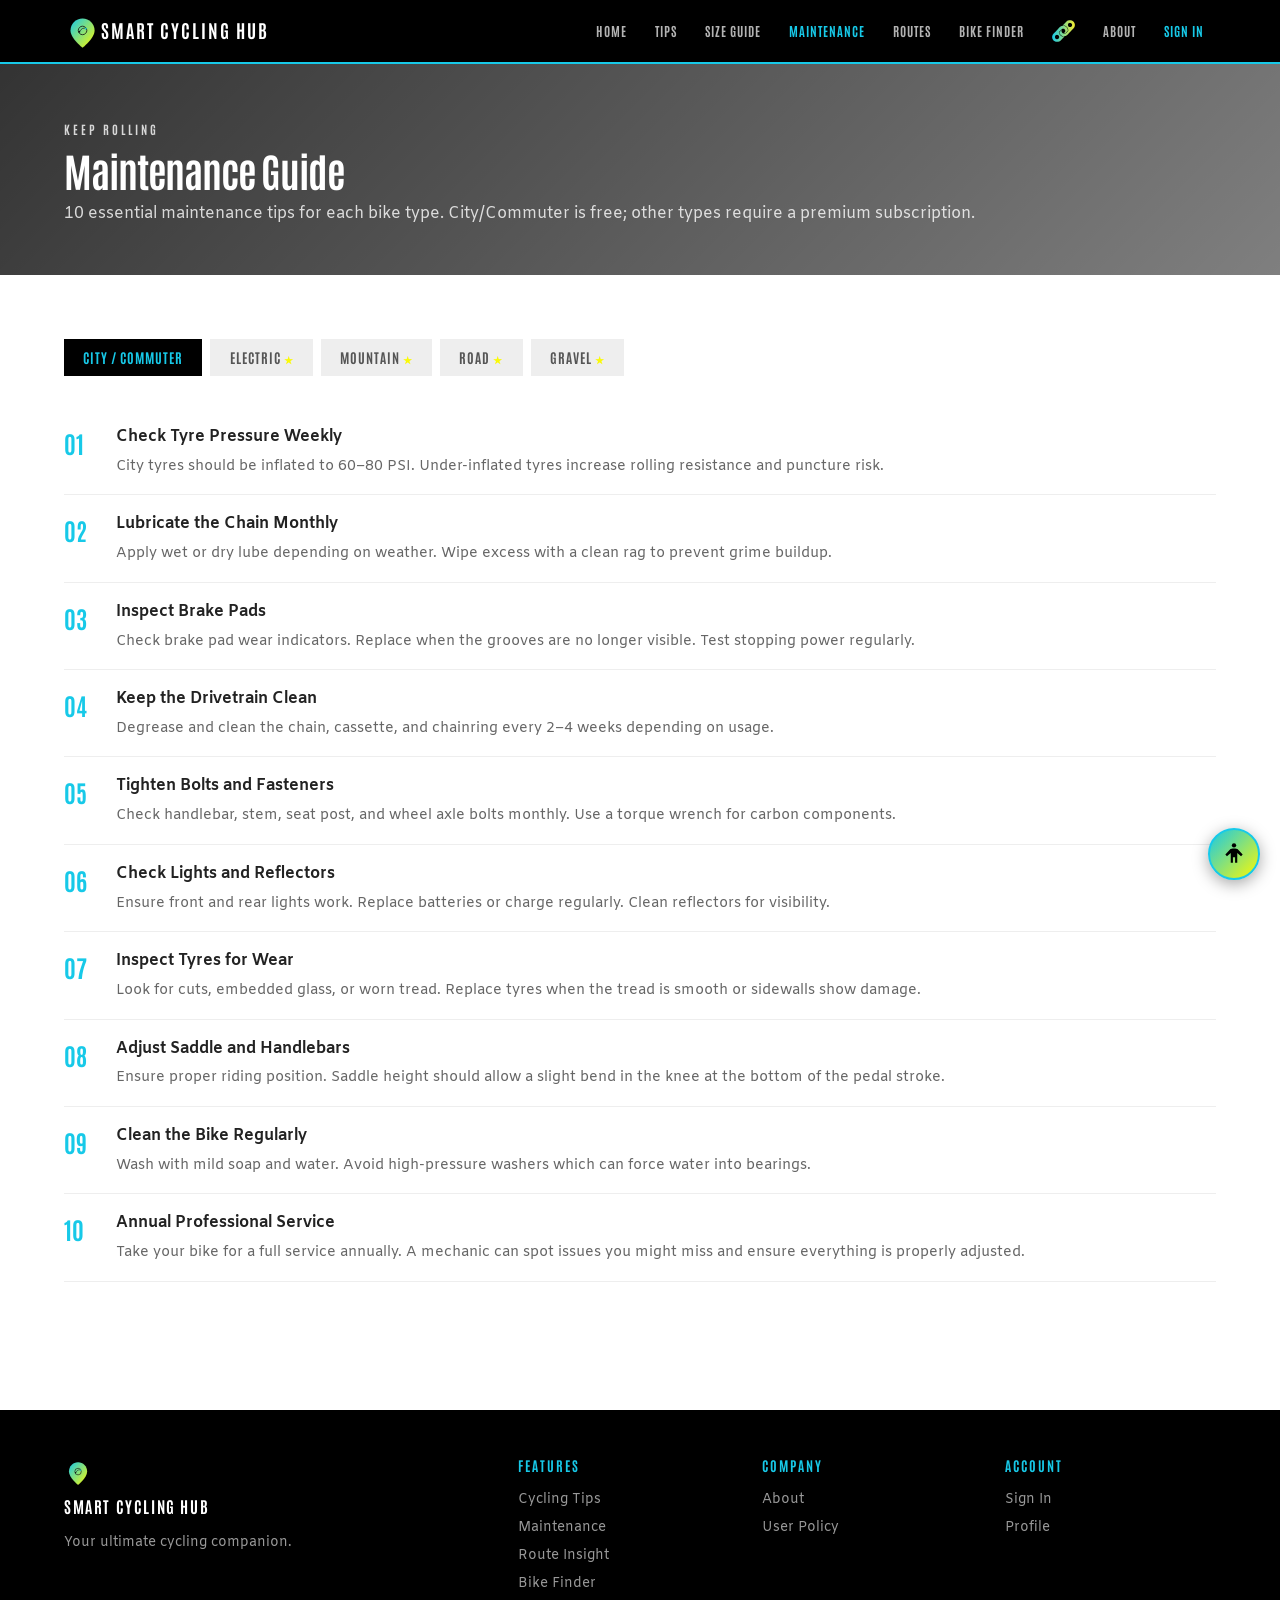
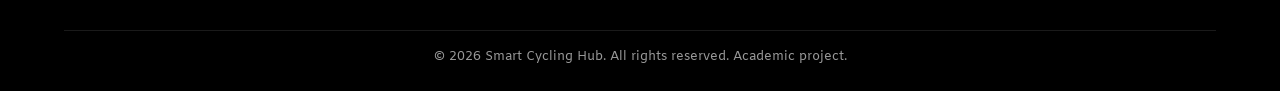
<file: maintenance.html>
<!doctype html>
<html lang="en">
  <head>
    <meta charset="UTF-8" />
    <meta name="viewport" content="width=device-width, initial-scale=1.0" />
    <title>Maintenance Guide — Smart Cycling Hub</title>
    <link rel="icon" type="image/svg+xml" href="logo.svg" />
    <link rel="preconnect" href="https://fonts.googleapis.com" />
    <link rel="preconnect" href="https://fonts.gstatic.com" crossorigin />
    <link
      href="https://fonts.googleapis.com/css2?family=Amiko:wght@400;600;700&family=Antonio:wght@400;700&display=swap"
      rel="stylesheet"
    />
    <link
      rel="stylesheet"
      href="https://cdn.jsdelivr.net/npm/bootstrap-icons@1.11.3/font/bootstrap-icons.min.css"
    />
    <link rel="stylesheet" href="style.css?v=9" />
      <link rel="stylesheet" href="accessibility.css" />
  </head>
  <body>
    <a href="#main-content" class="skip-link">Skip to main content</a>
    <!-- Header -->
    <header>
      <div class="header-inner">
        <a href="index.html" class="logo"
          ><img src="logo.svg" alt="SCH" /><span>Smart Cycling Hub</span></a
        >
        <nav class="desktop-nav">
          <a href="index.html">Home</a>
          <a href="cycling-tips.html">Tips</a>
          <a href="bike-size-guide.html">Size Guide</a>
          <a href="maintenance.html" class="active">Maintenance</a>
          <a href="route-insight.html">Routes</a>
          <a href="bike-finder.html">Bike Finder</a>
                    <a
            href="chain-reaction.html"
            onclick="return requirePaid('chain-reaction.html');"
            ><img src="LogoCR.svg" alt="Chain Reaction" style="height: 22px; vertical-align: middle;"
          /></a>
          <a href="about.html">About</a>
          <a
            href="profile.html"
            class="auth-link show-signed-in" aria-label="Profile" title="Profile"
            ><i class="bi bi-person-circle" aria-hidden="true"></i
          ></a>
          <a href="signin.html" class="auth-link show-signed-out nav-signin"
            >Sign In</a
          >
          <button
            onclick="handleSignOut()"
            class="auth-link show-signed-in nav-signout"
          >
            Sign Out
          </button>
        </nav>
        <button class="mobile-toggle" onclick="toggleMobile()" aria-label="Open navigation menu" aria-expanded="false">
          <i class="bi bi-list" aria-hidden="true"></i>
        </button>
      </div>
      <div class="mobile-menu" id="mobileMenu">
        <a href="index.html">Home</a><a href="cycling-tips.html">Cycling Tips</a
        ><a href="bike-size-guide.html">Bike Size Guide</a>
        <a href="maintenance.html">Maintenance</a
        ><a href="route-insight.html">Route Insight</a
        ><a href="bike-finder.html">Bike Finder</a>
                <a
          href="chain-reaction.html"
          onclick="return requirePaid('chain-reaction.html');"
          >Chain Reaction</a
        >
        <a href="about.html">About</a><a href="policy.html">User Policy</a>
        <a href="profile.html" class="auth-link show-signed-in">Profile</a>
        <a href="signin.html" class="auth-link show-signed-out">Sign In</a>
        <button onclick="handleSignOut()" class="auth-link show-signed-in">
          Sign Out
        </button>
      </div>
    </header>

    <main id="main-content">

    <section
      class="page-hero"
      style="
        background-image: url(&quot;https://images.unsplash.com/photo-1511994298241-608e28f14fde?w=1400&q=80&quot;);
      "
    >
      <div class="container">
        <p class="section-label">Keep Rolling</p>
        <h1>Maintenance Guide</h1>
        <p>
          10 essential maintenance tips for each bike type. City/Commuter is
          free; other types require a premium subscription.
        </p>
      </div>
    </section>

    <section class="section">
      <div class="container">
        <div class="maint-tabs" id="maintTabs" role="tablist" aria-label="Bike type maintenance guides">
          <button class="maint-tab active" onclick="switchTab('city')" role="tab" id="tab-city" aria-selected="true" aria-controls="panel-city">
            City / Commuter
          </button>
          <button class="maint-tab" onclick="switchTab('electric')" role="tab" id="tab-electric" aria-selected="false" aria-controls="panel-electric">
            Electric <span style="font-size: 0.65rem; color: #fafa05" aria-hidden="true">★</span> <span class="visually-hidden">(Premium)</span>
          </button>
          <button class="maint-tab" onclick="switchTab('mountain')" role="tab" id="tab-mountain" aria-selected="false" aria-controls="panel-mountain">
            Mountain <span style="font-size: 0.65rem; color: #fafa05" aria-hidden="true">★</span> <span class="visually-hidden">(Premium)</span>
          </button>
          <button class="maint-tab" onclick="switchTab('road')" role="tab" id="tab-road" aria-selected="false" aria-controls="panel-road">
            Road <span style="font-size: 0.65rem; color: #fafa05" aria-hidden="true">★</span> <span class="visually-hidden">(Premium)</span>
          </button>
          <button class="maint-tab" onclick="switchTab('gravel')" role="tab" id="tab-gravel" aria-selected="false" aria-controls="panel-gravel">
            Gravel <span style="font-size: 0.65rem; color: #fafa05" aria-hidden="true">★</span> <span class="visually-hidden">(Premium)</span>
          </button>
        </div>

        <!-- City/Commuter (FREE) -->
        <div class="maint-panel active" id="panel-city" role="tabpanel" aria-labelledby="tab-city">
          <ol class="maint-list">
            <li>
              <div>
                <strong>Check Tyre Pressure Weekly</strong
                ><span
                  >City tyres should be inflated to 60–80 PSI. Under-inflated
                  tyres increase rolling resistance and puncture risk.</span
                >
              </div>
            </li>
            <li>
              <div>
                <strong>Lubricate the Chain Monthly</strong
                ><span
                  >Apply wet or dry lube depending on weather. Wipe excess with
                  a clean rag to prevent grime buildup.</span
                >
              </div>
            </li>
            <li>
              <div>
                <strong>Inspect Brake Pads</strong
                ><span
                  >Check brake pad wear indicators. Replace when the grooves are
                  no longer visible. Test stopping power regularly.</span
                >
              </div>
            </li>
            <li>
              <div>
                <strong>Keep the Drivetrain Clean</strong
                ><span
                  >Degrease and clean the chain, cassette, and chainring every
                  2–4 weeks depending on usage.</span
                >
              </div>
            </li>
            <li>
              <div>
                <strong>Tighten Bolts and Fasteners</strong
                ><span
                  >Check handlebar, stem, seat post, and wheel axle bolts
                  monthly. Use a torque wrench for carbon components.</span
                >
              </div>
            </li>
            <li>
              <div>
                <strong>Check Lights and Reflectors</strong
                ><span
                  >Ensure front and rear lights work. Replace batteries or
                  charge regularly. Clean reflectors for visibility.</span
                >
              </div>
            </li>
            <li>
              <div>
                <strong>Inspect Tyres for Wear</strong
                ><span
                  >Look for cuts, embedded glass, or worn tread. Replace tyres
                  when the tread is smooth or sidewalls show damage.</span
                >
              </div>
            </li>
            <li>
              <div>
                <strong>Adjust Saddle and Handlebars</strong
                ><span
                  >Ensure proper riding position. Saddle height should allow a
                  slight bend in the knee at the bottom of the pedal
                  stroke.</span
                >
              </div>
            </li>
            <li>
              <div>
                <strong>Clean the Bike Regularly</strong
                ><span
                  >Wash with mild soap and water. Avoid high-pressure washers
                  which can force water into bearings.</span
                >
              </div>
            </li>
            <li>
              <div>
                <strong>Annual Professional Service</strong
                ><span
                  >Take your bike for a full service annually. A mechanic can
                  spot issues you might miss and ensure everything is properly
                  adjusted.</span
                >
              </div>
            </li>
          </ol>
        </div>

        <!-- Electric (PAID) -->
        <div class="maint-panel" id="panel-electric" role="tabpanel" aria-labelledby="tab-electric">
          <div
            class="maint-lock-overlay"
            id="lock-electric"
            style="display: none"
          >
            <i class="bi bi-lock" style="font-size: 2.5rem; color: #17c9e8"></i>
            <p>
              Electric Bike maintenance tips require a premium subscription.
            </p>
            <button class="btn btn-gradient btn-sm" onclick="openModal()">
              Unlock Premium
            </button>
          </div>
          <ol class="maint-list" id="content-electric">
            <li>
              <div>
                <strong>Monitor Battery Health</strong
                ><span
                  >Charge between 20–80% for optimal battery longevity. Avoid
                  storing fully depleted or fully charged.</span
                >
              </div>
            </li>
            <li>
              <div>
                <strong>Keep Electrical Contacts Clean</strong
                ><span
                  >Clean battery and motor connectors with a dry cloth. Prevent
                  corrosion with dielectric grease.</span
                >
              </div>
            </li>
            <li>
              <div>
                <strong>Update Firmware Regularly</strong
                ><span
                  >Check the manufacturer's app for motor firmware updates that
                  improve performance and efficiency.</span
                >
              </div>
            </li>
            <li>
              <div>
                <strong>Inspect Motor Mounting Bolts</strong
                ><span
                  >Vibration can loosen motor bolts. Check torque specs monthly,
                  especially for mid-drive motors.</span
                >
              </div>
            </li>
            <li>
              <div>
                <strong>Check Sensor Alignment</strong
                ><span
                  >Speed and cadence sensors must be properly aligned.
                  Misalignment causes erratic pedal assist behaviour.</span
                >
              </div>
            </li>
            <li>
              <div>
                <strong>Protect from Water</strong
                ><span
                  >While most e-bikes are water-resistant, avoid submerging the
                  motor or battery. Dry after wet rides.</span
                >
              </div>
            </li>
            <li>
              <div>
                <strong>Inspect Wiring Harness</strong
                ><span
                  >Check cables for chafing, loose connections, or damage.
                  Secure loose wires away from moving parts.</span
                >
              </div>
            </li>
            <li>
              <div>
                <strong>Brake Pads Wear Faster</strong
                ><span
                  >E-bikes are heavier and faster. Check brake pads more
                  frequently than on regular bikes.</span
                >
              </div>
            </li>
            <li>
              <div>
                <strong>Tyre Pressure for E-Bikes</strong
                ><span
                  >E-bike tyres need slightly higher pressure (70–90 PSI) due to
                  the extra weight of the motor and battery.</span
                >
              </div>
            </li>
            <li>
              <div>
                <strong>Store Battery Properly</strong
                ><span
                  >In winter, remove the battery and store at room temperature.
                  Keep charge level around 50% during long storage.</span
                >
              </div>
            </li>
          </ol>
        </div>

        <!-- Mountain (PAID) -->
        <div class="maint-panel" id="panel-mountain" role="tabpanel" aria-labelledby="tab-mountain">
          <div
            class="maint-lock-overlay"
            id="lock-mountain"
            style="display: none"
          >
            <i class="bi bi-lock" style="font-size: 2.5rem; color: #17c9e8"></i>
            <p>
              Mountain Bike maintenance tips require a premium subscription.
            </p>
            <button class="btn btn-gradient btn-sm" onclick="openModal()">
              Unlock Premium
            </button>
          </div>
          <ol class="maint-list" id="content-mountain">
            <li>
              <div>
                <strong>Service Suspension Regularly</strong
                ><span
                  >Clean stanchions after every ride. Full suspension service
                  every 50–100 hours of riding.</span
                >
              </div>
            </li>
            <li>
              <div>
                <strong>Check Tubeless Sealant</strong
                ><span
                  >Top up sealant every 2–3 months. Shake wheels to check if
                  sealant is still liquid inside.</span
                >
              </div>
            </li>
            <li>
              <div>
                <strong>Inspect Dropper Post</strong
                ><span
                  >Keep the dropper post clean and lubricated. Service the
                  cartridge annually or when action becomes sluggish.</span
                >
              </div>
            </li>
            <li>
              <div>
                <strong>Clean After Every Muddy Ride</strong
                ><span
                  >Mud accelerates wear on all components. Rinse the bike gently
                  and dry the chain after muddy trails.</span
                >
              </div>
            </li>
            <li>
              <div>
                <strong>Check Disc Brake Rotors</strong
                ><span
                  >Inspect for warping and contamination. Minimum rotor
                  thickness is usually 1.5mm — replace when worn.</span
                >
              </div>
            </li>
            <li>
              <div>
                <strong>Tighten Through-Axles</strong
                ><span
                  >Check front and rear through-axle tightness before every
                  ride. Loose axles affect handling and safety.</span
                >
              </div>
            </li>
            <li>
              <div>
                <strong>Inspect Frame for Cracks</strong
                ><span
                  >After hard impacts, check the frame around welds and pivot
                  points for hairline cracks.</span
                >
              </div>
            </li>
            <li>
              <div>
                <strong>Replace Chain Regularly</strong
                ><span
                  >Mountain bike chains stretch faster due to mud and grit.
                  Replace every 1,500–2,000 km to protect the cassette.</span
                >
              </div>
            </li>
            <li>
              <div>
                <strong>Check Spoke Tension</strong
                ><span
                  >Trail riding loosens spokes. Squeeze pairs of spokes to check
                  tension and true wheels as needed.</span
                >
              </div>
            </li>
            <li>
              <div>
                <strong>Adjust Suspension Settings</strong
                ><span
                  >Set sag, rebound, and compression for your weight and riding
                  style. Re-check after significant weight changes.</span
                >
              </div>
            </li>
          </ol>
        </div>

        <!-- Road (PAID) -->
        <div class="maint-panel" id="panel-road" role="tabpanel" aria-labelledby="tab-road">
          <div class="maint-lock-overlay" id="lock-road" style="display: none">
            <i class="bi bi-lock" style="font-size: 2.5rem; color: #17c9e8"></i>
            <p>Road Bike maintenance tips require a premium subscription.</p>
            <button class="btn btn-gradient btn-sm" onclick="openModal()">
              Unlock Premium
            </button>
          </div>
          <ol class="maint-list" id="content-road">
            <li>
              <div>
                <strong>Maintain High Tyre Pressure</strong
                ><span
                  >Road tyres need 80–130 PSI. Check before every ride as
                  pressure drops faster in thin tyres.</span
                >
              </div>
            </li>
            <li>
              <div>
                <strong>Wax Your Chain</strong
                ><span
                  >Waxed chains run cleaner and last longer than lubed chains.
                  Re-wax every 300–500 km.</span
                >
              </div>
            </li>
            <li>
              <div>
                <strong>Check Bar Tape Condition</strong
                ><span
                  >Replace worn or torn bar tape for comfort and grip. Clean
                  regularly to prevent slipping.</span
                >
              </div>
            </li>
            <li>
              <div>
                <strong>Inspect Carbon Components</strong
                ><span
                  >Check carbon handlebars, seatpost, and frame for impact
                  damage. Use a torque wrench — never over-tighten.</span
                >
              </div>
            </li>
            <li>
              <div>
                <strong>Align Derailleurs Precisely</strong
                ><span
                  >Road shifting must be crisp. Adjust cable tension and limit
                  screws for perfect gear changes.</span
                >
              </div>
            </li>
            <li>
              <div>
                <strong>Replace Brake Cables Annually</strong
                ><span
                  >Cables stretch and fray over time. Fresh cables improve
                  braking response significantly.</span
                >
              </div>
            </li>
            <li>
              <div>
                <strong>Clean Rim Brake Tracks</strong
                ><span
                  >If using rim brakes, clean the braking surface with alcohol
                  to remove rubber deposits and improve stopping.</span
                >
              </div>
            </li>
            <li>
              <div>
                <strong>Check Wheel Trueness</strong
                ><span
                  >Spin each wheel and check for wobble. True wheels reduce drag
                  and improve handling at speed.</span
                >
              </div>
            </li>
            <li>
              <div>
                <strong>Service Bottom Bracket</strong
                ><span
                  >Listen for creaking or grinding. Service or replace the
                  bottom bracket every 5,000–10,000 km.</span
                >
              </div>
            </li>
            <li>
              <div>
                <strong>Inspect Cleats and Pedals</strong
                ><span
                  >Check cleat wear and float adjustment. Worn cleats can cause
                  knee pain and unclipping issues.</span
                >
              </div>
            </li>
          </ol>
        </div>

        <!-- Gravel (PAID) -->
        <div class="maint-panel" id="panel-gravel" role="tabpanel" aria-labelledby="tab-gravel">
          <div
            class="maint-lock-overlay"
            id="lock-gravel"
            style="display: none"
          >
            <i class="bi bi-lock" style="font-size: 2.5rem; color: #17c9e8"></i>
            <p>Gravel Bike maintenance tips require a premium subscription.</p>
            <button class="btn btn-gradient btn-sm" onclick="openModal()">
              Unlock Premium
            </button>
          </div>
          <ol class="maint-list" id="content-gravel">
            <li>
              <div>
                <strong>Maintain Tubeless Setup</strong
                ><span
                  >Check sealant levels monthly. Inspect tyre beads for proper
                  seating. Carry a plug kit for trail-side repairs.</span
                >
              </div>
            </li>
            <li>
              <div>
                <strong>Lower Tyre Pressure for Grip</strong
                ><span
                  >Run 30–45 PSI for gravel. Lower pressure improves traction on
                  loose surfaces but increases pinch flat risk.</span
                >
              </div>
            </li>
            <li>
              <div>
                <strong>Clean After Gravel Rides</strong
                ><span
                  >Dust and fine grit penetrate everywhere. Rinse the bike and
                  re-lube the chain after every gravel ride.</span
                >
              </div>
            </li>
            <li>
              <div>
                <strong>Check Frame Mounts</strong
                ><span
                  >Gravel bikes have many bottle cage and rack mounts. Check
                  bolt tightness as vibration loosens them.</span
                >
              </div>
            </li>
            <li>
              <div>
                <strong>Inspect Disc Brakes Frequently</strong
                ><span
                  >Gravel riding wears brake pads faster than road. Check pad
                  thickness and rotor condition regularly.</span
                >
              </div>
            </li>
            <li>
              <div>
                <strong>Service Headset Bearings</strong
                ><span
                  >Rough terrain stresses headset bearings. Check for play and
                  re-grease every 3–6 months.</span
                >
              </div>
            </li>
            <li>
              <div>
                <strong>Protect the Chainstay</strong
                ><span
                  >Install a chainstay protector to prevent chain slap damage on
                  rough terrain.</span
                >
              </div>
            </li>
            <li>
              <div>
                <strong>Check Wheel Bearings</strong
                ><span
                  >Spin wheels and feel for roughness. Gravel riding accelerates
                  bearing wear — service annually.</span
                >
              </div>
            </li>
            <li>
              <div>
                <strong>Carry Spare Parts</strong
                ><span
                  >Pack a spare tube, tyre boot, multi-tool, and chain links for
                  remote gravel adventures.</span
                >
              </div>
            </li>
            <li>
              <div>
                <strong>Adjust Fit for Long Rides</strong
                ><span
                  >Gravel rides are often longer. Fine-tune saddle position and
                  handlebar reach for all-day comfort.</span
                >
              </div>
            </li>
          </ol>
        </div>
      </div>
    </section>

    <!-- Subscription Modal -->
    <div class="modal-overlay" id="subModal">
      <div class="modal-box">
        <button class="modal-close" onclick="closeModal()" aria-label="Close dialog">&times;</button>
        <h2>Unlock Premium</h2>
        <div class="stripe-bar" style="margin: 0.5rem auto 1rem"></div>
        <p style="text-align: center; color: #666">
          Access all Maintenance Guides for every bike type.
        </p>
        <div class="plan-cards">
          <div class="plan-card">
            <h3>Monthly Plan</h3>
            <div class="price">&euro;10<span>/month</span></div>
            <p>Full access. Cancel anytime.</p>
            <button
              class="btn btn-primary btn-sm"
              onclick="handleSubscribe()"
              style="width: 100%"
            >
              Subscribe Now
            </button>
          </div>
          <div class="plan-card">
            <h3>Free Trial</h3>
            <div class="price">7<span> days</span></div>
            <p>Try free for 7 days.</p>
            <button
              class="btn btn-gradient btn-sm"
              id="trialBtn"
              onclick="handleStartTrial()"
              style="width: 100%"
            >
              Start Free Trial
            </button>
          </div>
        </div>
        <p class="modal-note">
          Cancel anytime &middot; One trial per email address
        </p>
      </div>
    </div>

    </main>

    <!-- Footer -->
    <footer>
      <div class="container">
        <div class="footer-grid">
          <div class="footer-brand">
            <img src="logo.svg" alt="SCH" style="height: 28px" /><a href="index.html" style="text-decoration: none;"><span
              style="
                font-family: &quot;Antonio&quot;, sans-serif;
                font-weight: 700;
                font-size: 1rem;
                letter-spacing: 0.1em;
                color: #fff;
              "
              >SMART CYCLING HUB</span
            ></a>
            <p>Your ultimate cycling companion.</p>
          </div>
          <div class="footer-col">
            <h4>Features</h4>
            <a href="cycling-tips.html">Cycling Tips</a
            ><a href="maintenance.html">Maintenance</a
            ><a href="route-insight.html">Route Insight</a
            ><a href="bike-finder.html">Bike Finder</a>
          </div>
          <div class="footer-col">
            <h4>Company</h4>
            <a href="about.html">About</a><a href="policy.html">User Policy</a>
          </div>
          <div class="footer-col">
            <h4>Account</h4>
            <a href="signin.html">Sign In</a><a href="profile.html">Profile</a>
          </div>
        </div>
        <div class="footer-bottom">
          &copy; 2026 Smart Cycling Hub. All rights reserved. Academic project.
        </div>
      </div>
    </footer>

    <script src="script.js?v=9"></script>
    <script>
      var paidTabs = ["electric", "mountain", "road", "gravel"];

      function switchTab(tabName) {
        // Check auth and paid access for non-city tabs
        if (paidTabs.indexOf(tabName) !== -1 && (!auth.isAuthenticated || !hasPaidAccess())) {
          if (!auth.isAuthenticated) {
            showSubscriptionPopup();
            return;
          }
          var lock = document.getElementById("lock-" + tabName);
          var content = document.getElementById("content-" + tabName);
          if (lock) lock.style.display = "";
          if (content) content.style.display = "none";
        } else {
          var lock = document.getElementById("lock-" + tabName);
          var content = document.getElementById("content-" + tabName);
          if (lock) lock.style.display = "none";
          if (content) content.style.display = "";
        }
        // Switch active tab button
        var tabs = document.querySelectorAll(".maint-tab");
        var tabNames = ["city", "electric", "mountain", "road", "gravel"];
        for (var i = 0; i < tabs.length; i++) {
          tabs[i].classList.remove("active");
          tabs[i].setAttribute("aria-selected", "false");
          if (tabNames[i] === tabName) {
            tabs[i].classList.add("active");
            tabs[i].setAttribute("aria-selected", "true");
          }
        }
        // Switch active panel
        var panels = document.querySelectorAll(".maint-panel");
        for (var i = 0; i < panels.length; i++)
          panels[i].classList.remove("active");
        document.getElementById("panel-" + tabName).classList.add("active");
      }

      function pageInit() {
        // Check URL params for direct tab access
        var params = new URLSearchParams(window.location.search);
        var tab = params.get("tab");
        if (tab && document.getElementById("panel-" + tab)) {
          // Simulate tab click
          var tabs = document.querySelectorAll(".maint-tab");
          for (var i = 0; i < tabs.length; i++)
            tabs[i].classList.remove("active");
          var panels = document.querySelectorAll(".maint-panel");
          for (var i = 0; i < panels.length; i++)
            panels[i].classList.remove("active");
          document.getElementById("panel-" + tab).classList.add("active");
          // Find and activate the right tab button
          for (var i = 0; i < tabs.length; i++) {
            if (tabs[i].textContent.toLowerCase().indexOf(tab) !== -1) {
              tabs[i].classList.add("active");
              break;
            }
          }
          // Check auth and paid access
          if (paidTabs.indexOf(tab) !== -1 && (!auth.isAuthenticated || !hasPaidAccess())) {
            if (!auth.isAuthenticated) {
              showSubscriptionPopup();
              return;
            }
            var lock = document.getElementById("lock-" + tab);
            var content = document.getElementById("content-" + tab);
            if (lock) lock.style.display = "";
            if (content) content.style.display = "none";
          }
        }
      }
    </script>
      <script src="accessibility.js"></script>
  </body>
</html>
</file>
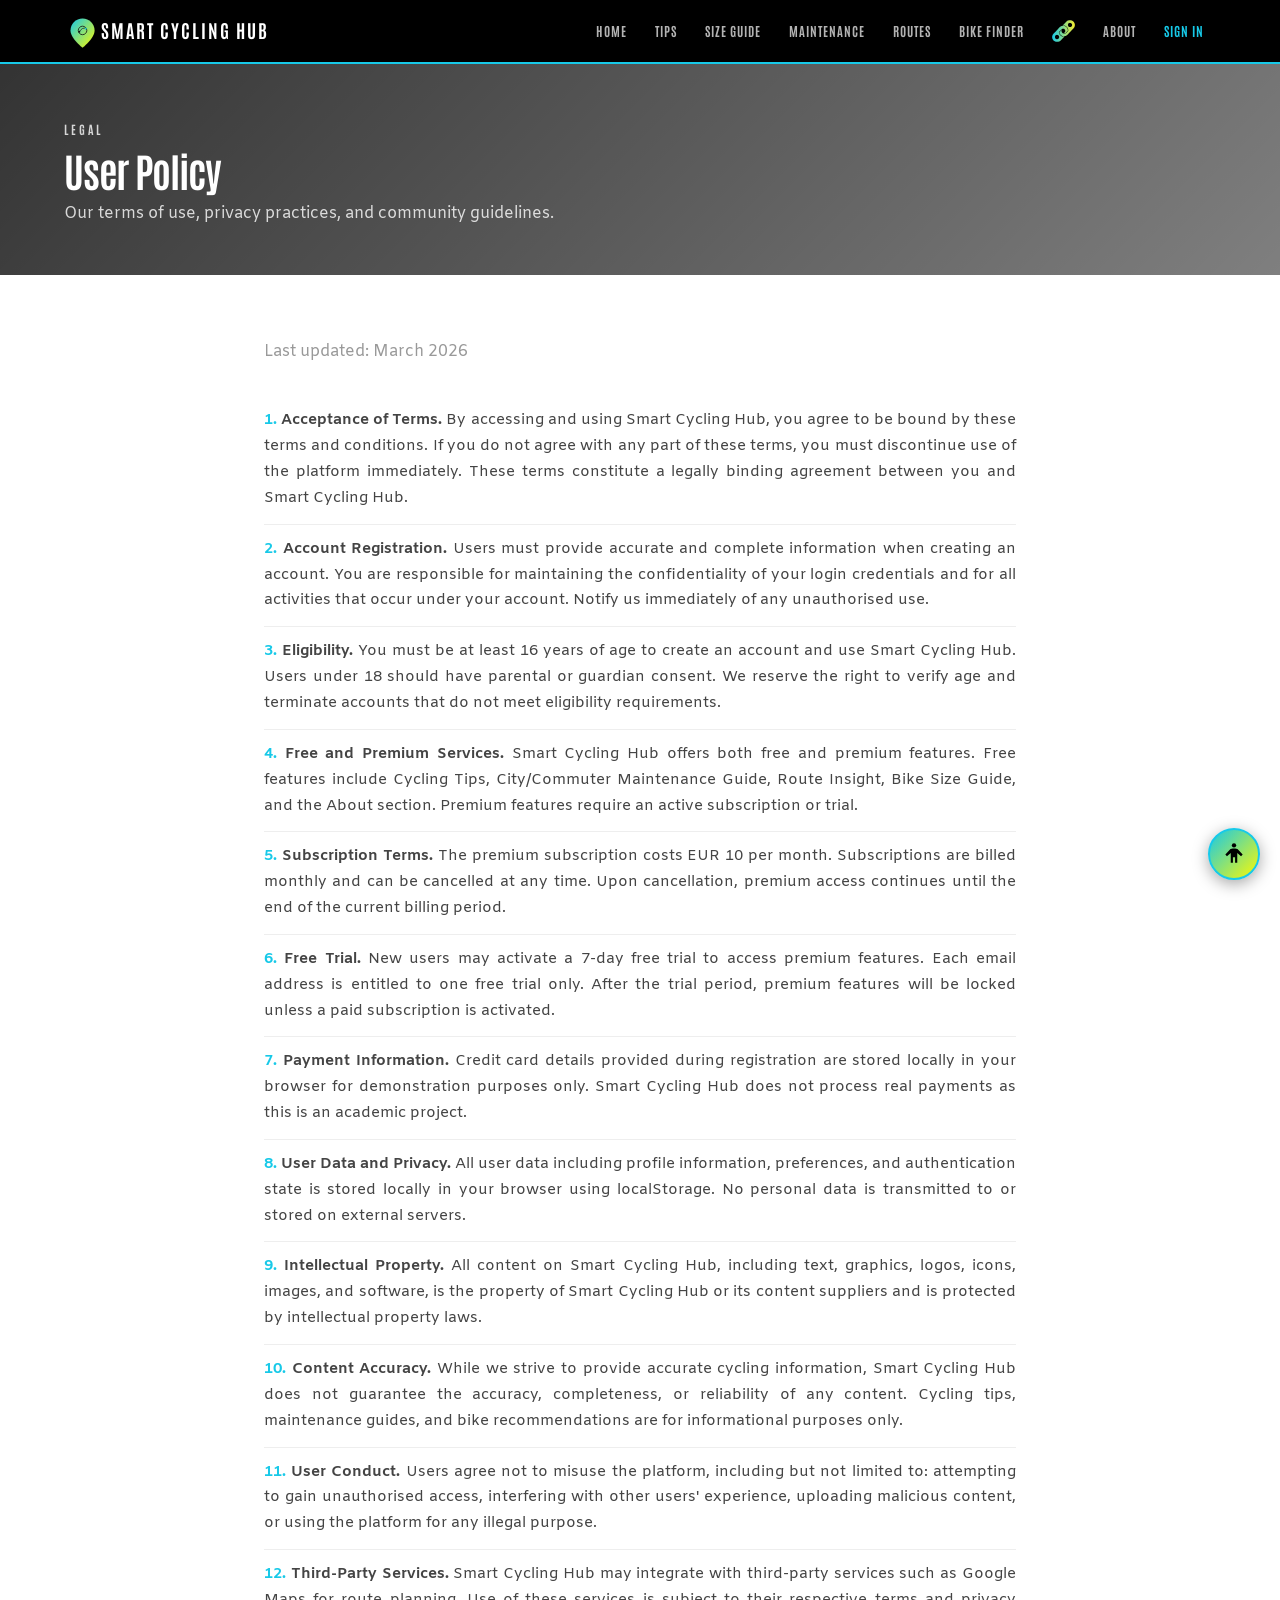
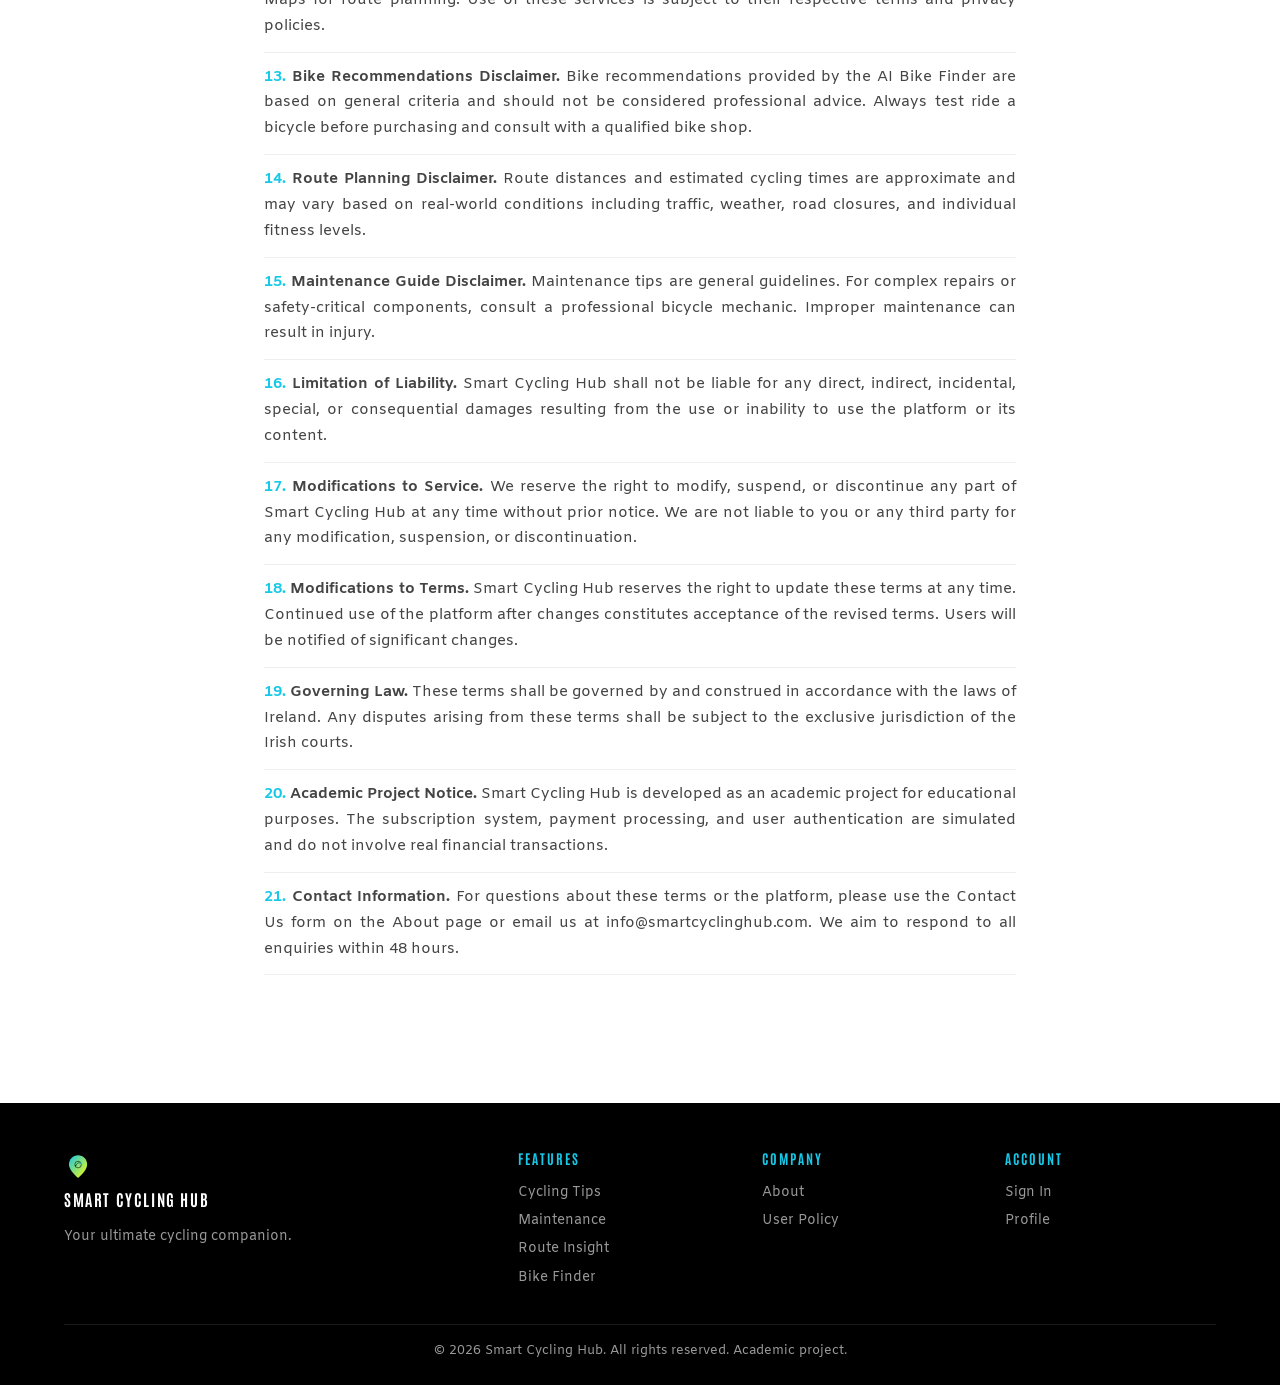
<file: policy.html>
<!doctype html>
<html lang="en">
  <head>
    <meta charset="UTF-8" />
    <meta name="viewport" content="width=device-width, initial-scale=1.0" />
    <title>User Policy — Smart Cycling Hub</title>
    <link rel="icon" type="image/svg+xml" href="logo.svg" />
    <link rel="preconnect" href="https://fonts.googleapis.com" />
    <link rel="preconnect" href="https://fonts.gstatic.com" crossorigin />
    <link
      href="https://fonts.googleapis.com/css2?family=Amiko:wght@400;600;700&family=Antonio:wght@400;700&display=swap"
      rel="stylesheet"
    />
    <link
      rel="stylesheet"
      href="https://cdn.jsdelivr.net/npm/bootstrap-icons@1.11.3/font/bootstrap-icons.min.css"
    />
    <link rel="stylesheet" href="style.css?v=9" />
      <link rel="stylesheet" href="accessibility.css" />
  </head>
  <body>
    <a href="#main-content" class="skip-link">Skip to main content</a>
    <!-- Header -->
    <header>
      <div class="header-inner">
        <a href="index.html" class="logo"
          ><img src="logo.svg" alt="SCH" /><span>Smart Cycling Hub</span></a
        >
        <nav class="desktop-nav">
          <a href="index.html">Home</a>
          <a href="cycling-tips.html">Tips</a>
          <a href="bike-size-guide.html">Size Guide</a>
          <a href="maintenance.html">Maintenance</a>
          <a href="route-insight.html">Routes</a>
          <a href="bike-finder.html">Bike Finder</a>
                    <a
            href="chain-reaction.html"
            onclick="return requirePaid('chain-reaction.html');"
            ><img src="LogoCR.svg" alt="Chain Reaction" style="height: 22px; vertical-align: middle;"
          /></a>
          <a href="about.html">About</a>
          <a
            href="profile.html"
            class="auth-link show-signed-in" aria-label="Profile" title="Profile"
            ><i class="bi bi-person-circle" aria-hidden="true"></i
          ></a>
          <a href="signin.html" class="auth-link show-signed-out nav-signin"
            >Sign In</a
          >
          <button
            onclick="handleSignOut()"
            class="auth-link show-signed-in nav-signout"
          >
            Sign Out
          </button>
        </nav>
        <button class="mobile-toggle" onclick="toggleMobile()" aria-label="Open navigation menu" aria-expanded="false">
          <i class="bi bi-list" aria-hidden="true"></i>
        </button>
      </div>
      <div class="mobile-menu" id="mobileMenu">
        <a href="index.html">Home</a><a href="cycling-tips.html">Cycling Tips</a
        ><a href="bike-size-guide.html">Bike Size Guide</a>
        <a href="maintenance.html">Maintenance</a
        ><a href="route-insight.html">Route Insight</a
        ><a href="bike-finder.html">Bike Finder</a>
                <a
          href="chain-reaction.html"
          onclick="return requirePaid('chain-reaction.html');"
          >Chain Reaction</a
        >
        <a href="about.html">About</a><a href="policy.html">User Policy</a>
        <a href="profile.html" class="auth-link show-signed-in">Profile</a>
        <a href="signin.html" class="auth-link show-signed-out">Sign In</a>
        <button onclick="handleSignOut()" class="auth-link show-signed-in">
          Sign Out
        </button>
      </div>
    </header>

    <main id="main-content">

    <section
      class="page-hero"
      style="
        background-image: url(&quot;https://images.unsplash.com/photo-1541625602330-2277a4c46182?w=1400&q=80&quot;);
      "
    >
      <div class="container">
        <p class="section-label">Legal</p>
        <h1>User Policy</h1>
        <p>Our terms of use, privacy practices, and community guidelines.</p>
      </div>
    </section>

    <section class="section">
      <div class="container" style="max-width: 800px; text-align: justify">
        <p style="color: #999; margin-bottom: 2rem">Last updated: March 2026</p>
        <ol class="policy-list">
          <li>
            <strong>Acceptance of Terms.</strong> By accessing and using Smart
            Cycling Hub, you agree to be bound by these terms and conditions. If
            you do not agree with any part of these terms, you must discontinue
            use of the platform immediately. These terms constitute a legally
            binding agreement between you and Smart Cycling Hub.
          </li>
          <li>
            <strong>Account Registration.</strong> Users must provide accurate
            and complete information when creating an account. You are
            responsible for maintaining the confidentiality of your login
            credentials and for all activities that occur under your account.
            Notify us immediately of any unauthorised use.
          </li>
          <li>
            <strong>Eligibility.</strong> You must be at least 16 years of age
            to create an account and use Smart Cycling Hub. Users under 18
            should have parental or guardian consent. We reserve the right to
            verify age and terminate accounts that do not meet eligibility
            requirements.
          </li>
          <li>
            <strong>Free and Premium Services.</strong> Smart Cycling Hub offers
            both free and premium features. Free features include Cycling Tips,
            City/Commuter Maintenance Guide, Route Insight, Bike Size Guide, and
            the About section. Premium features require an active subscription
            or trial.
          </li>
          <li>
            <strong>Subscription Terms.</strong> The premium subscription costs
            EUR 10 per month. Subscriptions are billed monthly and can be
            cancelled at any time. Upon cancellation, premium access continues
            until the end of the current billing period.
          </li>
          <li>
            <strong>Free Trial.</strong> New users may activate a 7-day free
            trial to access premium features. Each email address is entitled to
            one free trial only. After the trial period, premium features will
            be locked unless a paid subscription is activated.
          </li>
          <li>
            <strong>Payment Information.</strong> Credit card details provided
            during registration are stored locally in your browser for
            demonstration purposes only. Smart Cycling Hub does not process real
            payments as this is an academic project.
          </li>
          <li>
            <strong>User Data and Privacy.</strong> All user data including
            profile information, preferences, and authentication state is stored
            locally in your browser using localStorage. No personal data is
            transmitted to or stored on external servers.
          </li>
          <li>
            <strong>Intellectual Property.</strong> All content on Smart Cycling
            Hub, including text, graphics, logos, icons, images, and software,
            is the property of Smart Cycling Hub or its content suppliers and is
            protected by intellectual property laws.
          </li>
          <li>
            <strong>Content Accuracy.</strong> While we strive to provide
            accurate cycling information, Smart Cycling Hub does not guarantee
            the accuracy, completeness, or reliability of any content. Cycling
            tips, maintenance guides, and bike recommendations are for
            informational purposes only.
          </li>
          <li>
            <strong>User Conduct.</strong> Users agree not to misuse the
            platform, including but not limited to: attempting to gain
            unauthorised access, interfering with other users' experience,
            uploading malicious content, or using the platform for any illegal
            purpose.
          </li>
          <li>
            <strong>Third-Party Services.</strong> Smart Cycling Hub may
            integrate with third-party services such as Google Maps for route
            planning. Use of these services is subject to their respective terms
            and privacy policies.
          </li>
          <li>
            <strong>Bike Recommendations Disclaimer.</strong> Bike
            recommendations provided by the AI Bike Finder are based on general
            criteria and should not be considered professional advice. Always
            test ride a bicycle before purchasing and consult with a qualified
            bike shop.
          </li>
          <li>
            <strong>Route Planning Disclaimer.</strong> Route distances and
            estimated cycling times are approximate and may vary based on
            real-world conditions including traffic, weather, road closures, and
            individual fitness levels.
          </li>
          <li>
            <strong>Maintenance Guide Disclaimer.</strong> Maintenance tips are
            general guidelines. For complex repairs or safety-critical
            components, consult a professional bicycle mechanic. Improper
            maintenance can result in injury.
          </li>
          <li>
            <strong>Limitation of Liability.</strong> Smart Cycling Hub shall
            not be liable for any direct, indirect, incidental, special, or
            consequential damages resulting from the use or inability to use the
            platform or its content.
          </li>
          <li>
            <strong>Modifications to Service.</strong> We reserve the right to
            modify, suspend, or discontinue any part of Smart Cycling Hub at any
            time without prior notice. We are not liable to you or any third
            party for any modification, suspension, or discontinuation.
          </li>
          <li>
            <strong>Modifications to Terms.</strong> Smart Cycling Hub reserves
            the right to update these terms at any time. Continued use of the
            platform after changes constitutes acceptance of the revised terms.
            Users will be notified of significant changes.
          </li>
          <li>
            <strong>Governing Law.</strong> These terms shall be governed by and
            construed in accordance with the laws of Ireland. Any disputes
            arising from these terms shall be subject to the exclusive
            jurisdiction of the Irish courts.
          </li>
          <li>
            <strong>Academic Project Notice.</strong> Smart Cycling Hub is
            developed as an academic project for educational purposes. The
            subscription system, payment processing, and user authentication are
            simulated and do not involve real financial transactions.
          </li>
          <li>
            <strong>Contact Information.</strong> For questions about these
            terms or the platform, please use the Contact Us form on the About
            page or email us at info@smartcyclinghub.com. We aim to respond to
            all enquiries within 48 hours.
          </li>
        </ol>
      </div>
    </section>

    </main>

    <!-- Footer -->
    <footer>
      <div class="container">
        <div class="footer-grid">
          <div class="footer-brand">
            <img src="logo.svg" alt="SCH" style="height: 28px" /><a href="index.html" style="text-decoration: none;"><span
              style="
                font-family: &quot;Antonio&quot;, sans-serif;
                font-weight: 700;
                font-size: 1rem;
                letter-spacing: 0.1em;
                color: #fff;
              "
              >SMART CYCLING HUB</span
            ></a>
            <p>Your ultimate cycling companion.</p>
          </div>
          <div class="footer-col">
            <h4>Features</h4>
            <a href="cycling-tips.html">Cycling Tips</a
            ><a href="maintenance.html">Maintenance</a
            ><a href="route-insight.html">Route Insight</a
            ><a href="bike-finder.html">Bike Finder</a>
          </div>
          <div class="footer-col">
            <h4>Company</h4>
            <a href="about.html">About</a><a href="policy.html">User Policy</a>
          </div>
          <div class="footer-col">
            <h4>Account</h4>
            <a href="signin.html">Sign In</a><a href="profile.html">Profile</a>
          </div>
        </div>
        <div class="footer-bottom">
          &copy; 2026 Smart Cycling Hub. All rights reserved. Academic project.
        </div>
      </div>
    </footer>

    <script src="script.js?v=9"></script>
      <script src="accessibility.js"></script>
  </body>
</html>
</file>
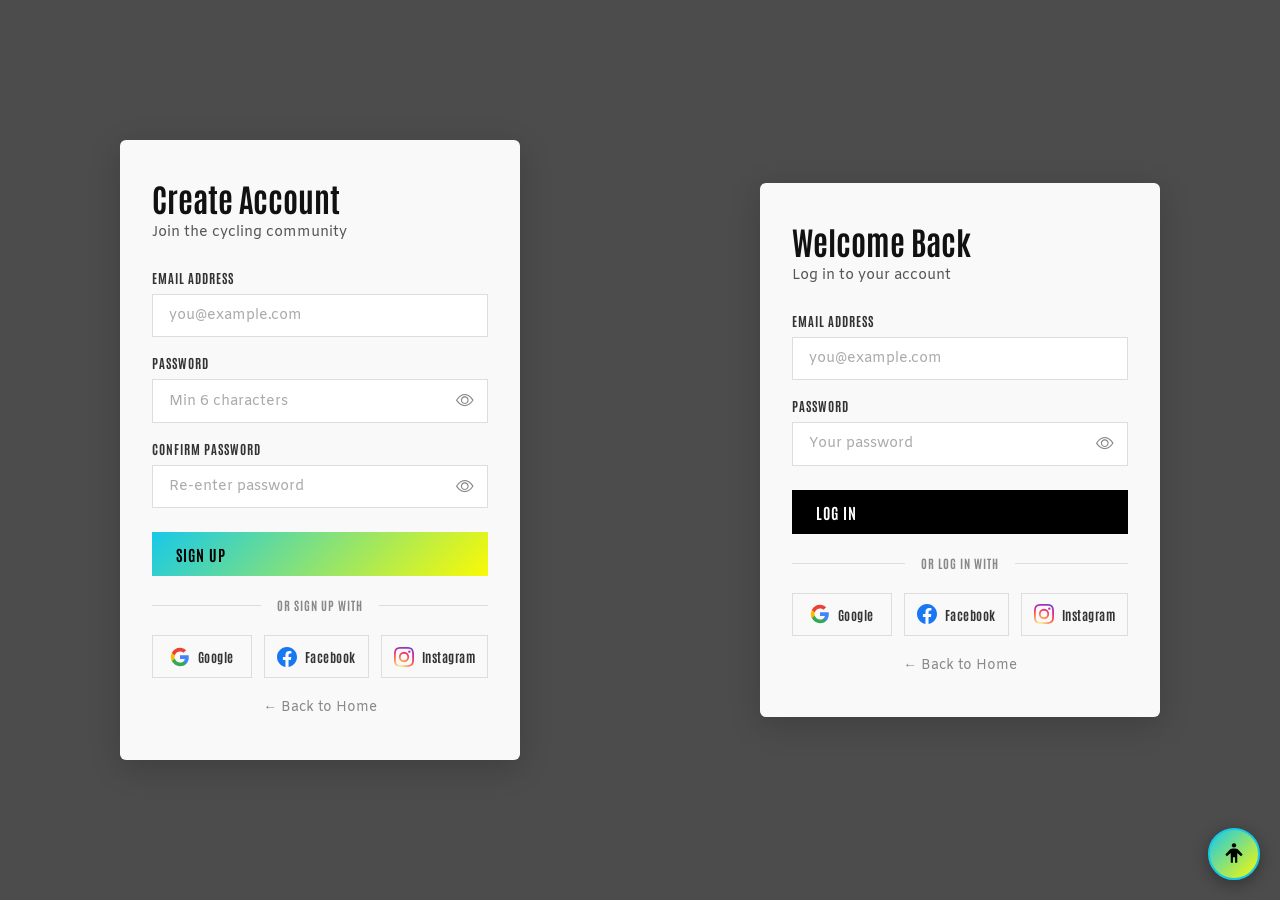
<file: profile.html>
<!doctype html>
<html lang="en">
  <head>
    <meta charset="UTF-8" />
    <meta name="viewport" content="width=device-width, initial-scale=1.0" />
    <title>Profile — Smart Cycling Hub</title>
    <link rel="icon" type="image/svg+xml" href="logo.svg" />
    <link rel="preconnect" href="https://fonts.googleapis.com" />
    <link rel="preconnect" href="https://fonts.gstatic.com" crossorigin />
    <link
      href="https://fonts.googleapis.com/css2?family=Amiko:wght@400;600;700&family=Antonio:wght@400;700&display=swap"
      rel="stylesheet"
    />
    <link
      rel="stylesheet"
      href="https://cdn.jsdelivr.net/npm/bootstrap-icons@1.11.3/font/bootstrap-icons.min.css"
    />
    <link rel="stylesheet" href="style.css?v=10" />
    <style>
      /* ---- Profile Avatar Upload (Edit Mode) ---- */
      .avatar-upload-wrapper {
        display: flex;
        flex-direction: column;
        align-items: center;
        margin-bottom: 1.5rem;
      }
      .avatar-upload-area {
        position: relative;
        width: 120px;
        height: 120px;
        border-radius: 50%;
        overflow: hidden;
        cursor: pointer;
        background: #222;
        border: 3px solid rgba(255,255,255,0.2);
        transition: border-color 0.25s, box-shadow 0.25s, transform 0.2s;
        display: flex;
        align-items: center;
        justify-content: center;
      }
      .avatar-upload-area:hover,
      .avatar-upload-area:focus-visible {
        border-color: #17C9E8;
        box-shadow: 0 0 0 3px rgba(23,201,232,0.3);
        transform: scale(1.04);
      }
      .avatar-upload-area:active {
        transform: scale(0.97);
      }
      .avatar-upload-area img {
        width: 100%;
        height: 100%;
        object-fit: cover;
        display: none;
      }
      .avatar-upload-area img.visible {
        display: block;
      }
      .avatar-default-icon {
        display: flex;
        align-items: center;
        justify-content: center;
        width: 100%;
        height: 100%;
        font-family: 'Antonio', sans-serif;
        font-size: 3rem;
        font-weight: 700;
        color: #fff;
        background: linear-gradient(135deg, #17C9E8, #0fa0b8);
        user-select: none;
      }
      .avatar-default-icon.has-image {
        display: none;
      }
      .avatar-upload-area .avatar-overlay {
        position: absolute;
        inset: 0;
        background: rgba(0,0,0,0.45);
        display: flex;
        align-items: center;
        justify-content: center;
        opacity: 0;
        transition: opacity 0.25s;
        pointer-events: none;
      }
      .avatar-upload-area:hover .avatar-overlay,
      .avatar-upload-area:focus-visible .avatar-overlay {
        opacity: 1;
      }
      .avatar-overlay i {
        font-size: 1.6rem;
        color: #fff;
      }
      .avatar-upload-label {
        margin-top: 0.6rem;
        font-family: 'Antonio', sans-serif;
        font-size: 0.8rem;
        font-weight: 700;
        letter-spacing: 1px;
        text-transform: uppercase;
        color: rgba(255,255,255,0.5);
        cursor: pointer;
        transition: color 0.2s;
      }
      .avatar-upload-label:hover {
        color: #17C9E8;
      }
      #editAvatarInput {
        display: none;
      }

      /* ---- Button Focus & Accessibility ---- */
      .btn:focus-visible {
        outline: 3px solid #17C9E8;
        outline-offset: 2px;
        box-shadow: 0 0 0 5px rgba(23,201,232,0.25);
      }
      .btn:active {
        transform: translateY(0px) scale(0.97);
        box-shadow: 0 2px 8px rgba(0,0,0,0.12);
      }
      .btn-gradient:hover {
        background: linear-gradient(135deg, #14b8d4, #e8e804);
      }
      .btn-gradient:active {
        background: linear-gradient(135deg, #10a0b8, #d4d404);
      }
      .btn-cancel-profile:focus-visible {
        outline: 3px solid rgba(255,255,255,0.5);
        outline-offset: 2px;
        box-shadow: 0 0 0 5px rgba(255,255,255,0.1);
      }
      .btn-cancel-profile:active {
        transform: scale(0.97);
        background: rgba(255,255,255,0.08);
      }

      /* ---- Delete Photo Button in Edit Mode ---- */
      .avatar-delete-btn {
        margin-top: 0.4rem;
        font-family: 'Antonio', sans-serif;
        font-size: 0.7rem;
        font-weight: 700;
        letter-spacing: 1px;
        text-transform: uppercase;
        color: #e74c3c;
        background: none;
        border: none;
        cursor: pointer;
        transition: color 0.2s;
      }
      .avatar-delete-btn:hover {
        color: #ff6b6b;
      }
    </style>
      <link rel="stylesheet" href="accessibility.css" />
  </head>
  <body>
    <a href="#main-content" class="skip-link">Skip to main content</a>
    <!-- Header -->
    <header>
      <div class="header-inner">
        <a href="index.html" class="logo">
          <img src="logo.svg" alt="Smart Cycling Hub" />
          <span>Smart Cycling Hub</span>
        </a>
        <nav class="desktop-nav">
          <a href="index.html">Home</a>
          <a href="cycling-tips.html">Tips</a>
          <a href="bike-size-guide.html">Size Guide</a>
          <a href="maintenance.html">Maintenance</a>
          <a href="route-insight.html">Routes</a>
          <a href="bike-finder.html">Bike Finder</a>
                    <a
            href="chain-reaction.html"
            onclick="return requirePaid('chain-reaction.html');"
            ><img src="LogoCR.svg" alt="Chain Reaction" style="height: 22px; vertical-align: middle;"
          /></a>
          <a href="about.html">About</a>
          <a
            href="profile.html"
            class="auth-link show-signed-in active"
            title="Profile"
            ><i class="bi bi-person-circle" aria-hidden="true"></i
          ></a>
          <a href="signin.html" class="auth-link show-signed-out nav-signin"
            >Sign In</a
          >
          <button
            onclick="handleSignOut()"
            class="auth-link show-signed-in nav-signout"
          >
            Sign Out
          </button>
        </nav>
        <button class="mobile-toggle" onclick="toggleMobile()" aria-label="Open navigation menu" aria-expanded="false">
          <i class="bi bi-list" aria-hidden="true"></i>
        </button>
      </div>
      <div class="mobile-menu" id="mobileMenu">
        <a href="index.html">Home</a>
        <a href="cycling-tips.html">Cycling Tips</a>
        <a href="bike-size-guide.html">Bike Size Guide</a>
        <a href="maintenance.html">Maintenance</a>
        <a href="route-insight.html">Route Insight</a>
        <a href="bike-finder.html">Bike Finder</a>
                <a
          href="chain-reaction.html"
          onclick="return requirePaid('chain-reaction.html');"
          >Chain Reaction</a
        >
        <a href="about.html">About</a>
        <a href="policy.html">User Policy</a>
        <a href="profile.html" class="auth-link show-signed-in" aria-label="Profile">Profile</a>
        <a href="signin.html" class="auth-link show-signed-out">Sign In</a>
        <button onclick="handleSignOut()" class="auth-link show-signed-in">
          Sign Out
        </button>
      </div>
    </header>

    <main id="main-content">

    <!-- View Mode: Hero + Profile Card -->
    <div id="profileViewMode">
      <section
        class="page-hero"
        style="
          background-image: url(&quot;https://images.unsplash.com/photo-1541625602330-2277a4c46182?w=1400&q=80&quot;);
        "
      >
        <div class="container">
          <p class="section-label">Your Account</p>
          <h1>Profile</h1>
          <p>View and manage your personal information and subscription.</p>
        </div>
      </section>

      <section class="section">
        <div class="container" style="max-width: 700px">
          <div id="profileContent">
            <!-- Rendered by JS -->
          </div>
        </div>
      </section>
    </div>

    <!-- Edit Mode: Full-page dark layout matching Create Profile -->
    <div id="profileEditMode" style="display: none;">
      <div class="create-profile-page">
        <div class="create-profile-box">
          <p class="section-label" style="color: #17c9e8" id="editSectionLabel">Edit Mode</p>
          <h2 id="editProfileTitle">Edit Your Rider Profile</h2>
          <div class="stripe-bar"></div>
          <p class="subtitle">
            Update your personal details and payment information.
          </p>
          <form onsubmit="handleSaveProfileEdit(event)">
            <!-- Profile Picture Upload -->
            <div class="avatar-upload-wrapper">
              <div
                class="avatar-upload-area"
                id="editAvatarUploadArea"
                tabindex="0"
                role="button"
                aria-label="Upload profile picture"
                onclick="document.getElementById('editAvatarInput').click()"
                onkeydown="if(event.key==='Enter'||event.key===' '){event.preventDefault();document.getElementById('editAvatarInput').click();}"
              >
                <div class="avatar-default-icon" id="editAvatarDefaultIcon">
                  <i class="bi bi-person"></i>
                </div>
                <img id="editAvatarPreview" alt="Profile picture preview" />
                <div class="avatar-overlay">
                  <i class="bi bi-camera"></i>
                </div>
              </div>
              <label class="avatar-upload-label" for="editAvatarInput" id="editAvatarLabel">Change Photo</label>
              <button type="button" class="avatar-delete-btn" id="editAvatarDeleteBtn" style="display:none;" onclick="handleEditDeletePhoto()">Remove Photo</button>
              <input
                type="file"
                id="editAvatarInput"
                accept="image/jpeg,image/png"
                onchange="handleEditAvatarUpload(this)"
              />
            </div>

            <div class="form-group">
              <label for="editEmail">Email Address</label>
              <input
                type="email"
                id="editEmail"
                placeholder="you@example.com"
                required
              />
            </div>
            <div class="form-group">
              <label for="editName">Full Name</label>
              <input
                type="text"
                id="editName"
                placeholder="John Doe"
                required
                oninput="updateEditAvatarInitial()"
              />
            </div>
            <div class="form-group">
              <label for="editPhone">Cell Phone Number</label>
              <input
                type="tel"
                id="editPhone"
                placeholder="+353 1234567"
                required
              />
            </div>
            <div class="form-group">
              <label for="editCountry">Country</label>
              <select id="editCountry" required></select>
            </div>
            <div class="form-group">
              <label for="editCard">Credit Card Number</label>
              <input
                type="text"
                id="editCard"
                placeholder="1234 5678 9012 3456"
                maxlength="19"
              />
            </div>
            <div style="display: grid; grid-template-columns: 1fr 1fr; gap: 1rem">
              <div class="form-group">
                <label for="editExpiry">Expiry</label>
                <input
                  type="text"
                  id="editExpiry"
                  placeholder="MM/YY"
                  maxlength="5"
                  inputmode="numeric"
                  oninput="formatExpiryInput(this)"
                  onkeydown="handleExpiryKeydown(event)"
                />
              </div>
              <div class="form-group">
                <label for="editCvc">CVC</label>
                <input type="text" id="editCvc" placeholder="123" maxlength="4" />
              </div>
            </div>
            <button
              type="submit"
              class="btn btn-gradient"
              style="width: 100%; margin-top: 0.5rem"
            >
              Save Changes
            </button>
          </form>
          <button
            type="button"
            class="btn btn-cancel-profile"
            onclick="handleCancelEditProfile()"
          >
            Cancel
          </button>
        </div>
      </div>
    </div>

    <!-- Subscription Modal -->
    <div class="modal-overlay" id="subModal">
      <div class="modal-box">
        <button class="modal-close" onclick="closeModal()" aria-label="Close dialog">&times;</button>
        <h2>Unlock Premium</h2>
        <div class="stripe-bar" style="margin: 0.5rem auto 1rem"></div>
        <p style="text-align: center; color: #666">
          Access AI Bike Finder and all Maintenance Guides for every bike type.
        </p>
        <div class="plan-cards">
          <div class="plan-card">
            <h3>Monthly Plan</h3>
            <div class="price">&euro;10<span>/month</span></div>
            <p>Full access to all premium features. Cancel anytime.</p>
            <button
              class="btn btn-primary btn-sm"
              onclick="handleSubscribe()"
              style="width: 100%"
            >
              Subscribe Now
            </button>
          </div>
          <div class="plan-card">
            <h3>Free Trial</h3>
            <div class="price">7<span> days</span></div>
            <p>Try all premium features free for 7 days. No commitment.</p>
            <button
              class="btn btn-gradient btn-sm"
              id="trialBtn"
              onclick="handleStartTrial()"
              style="width: 100%"
            >
              Start Free Trial
            </button>
          </div>
        </div>
        <p class="modal-note">
          Cancel anytime &middot; One trial per email address
        </p>
      </div>
    </div>

    </main>

    <!-- Footer (only shown in view mode) -->
    <footer id="profileFooter">
      <div class="container">
        <div class="footer-grid">
          <div class="footer-brand">
            <img
              src="logo.svg"
              alt="Smart Cycling Hub"
              style="height: 28px"
            /><a href="index.html" style="text-decoration: none;"><span
              style="
                font-family: &quot;Antonio&quot;, sans-serif;
                font-weight: 700;
                font-size: 1rem;
                letter-spacing: 0.1em;
                color: #fff;
              "
              >SMART CYCLING HUB</span
            ></a>
            <p>Your ultimate cycling companion.</p>
          </div>
          <div class="footer-col">
            <h4>Features</h4>
            <a href="cycling-tips.html">Cycling Tips</a>
            <a href="maintenance.html">Maintenance</a>
            <a href="route-insight.html">Route Insight</a>
            <a href="bike-finder.html">Bike Finder</a>
          </div>
          <div class="footer-col">
            <h4>Company</h4>
            <a href="about.html">About</a>
            <a href="policy.html">User Policy</a>
          </div>
          <div class="footer-col">
            <h4>Account</h4>
            <a href="signin.html">Sign In</a>
            <a href="profile.html">Profile</a>
          </div>
        </div>
        <div class="footer-bottom">
          &copy; 2026 Smart Cycling Hub. All rights reserved. Academic project.
        </div>
      </div>
    </footer>

    <script src="script.js?v=10"></script>
    <script>
      /* ---- Expiry Date Input Formatting ---- */
      function formatExpiryInput(input) {
        // Strip all non-digit characters
        var digits = input.value.replace(/\D/g, '');
        // Limit to 4 digits (MMYY)
        if (digits.length > 4) digits = digits.substring(0, 4);
        // Auto-insert slash after MM (2 digits or more)
        if (digits.length >= 2) {
          input.value = digits.substring(0, 2) + '/' + digits.substring(2);
        } else {
          input.value = digits;
        }
      }

      function handleExpiryKeydown(e) {
        var input = e.target;
        var key = e.key;
        // Allow: backspace, delete, tab, escape, enter, arrows
        if (['Backspace', 'Delete', 'Tab', 'Escape', 'Enter',
             'ArrowLeft', 'ArrowRight', 'ArrowUp', 'ArrowDown', 'Home', 'End'].indexOf(key) !== -1) {
          // Special handling for backspace over the slash
          if (key === 'Backspace' && input.selectionStart === 3 && input.value.charAt(2) === '/') {
            e.preventDefault();
            input.value = input.value.substring(0, 2);
            return;
          }
          return;
        }
        // Allow Ctrl+A, Ctrl+C, Ctrl+V, Ctrl+X
        if (e.ctrlKey || e.metaKey) return;
        // Block non-numeric keys
        if (!/^\d$/.test(key)) {
          e.preventDefault();
          return;
        }
        // Block if already at max digits (4)
        var currentDigits = input.value.replace(/\D/g, '');
        if (currentDigits.length >= 4) {
          e.preventDefault();
        }
      }

      /* ---- Also apply formatting to Create Profile expiry ---- */
      function initCreateProfileExpiry() {
        var cpExpiry = document.getElementById('cpExpiry');
        if (cpExpiry) {
          cpExpiry.setAttribute('inputmode', 'numeric');
          cpExpiry.addEventListener('input', function() { formatExpiryInput(this); });
          cpExpiry.addEventListener('keydown', function(e) { handleExpiryKeydown(e); });
        }
      }

      /* ---- Edit Avatar Upload Handler ---- */
      function handleEditAvatarUpload(input) {
        if (!input.files || !input.files[0]) return;
        var file = input.files[0];
        if (!file.type.match(/^image\/(jpeg|png)$/)) {
          alert('Please upload a JPG or PNG image.');
          input.value = '';
          return;
        }
        var reader = new FileReader();
        reader.onload = function (e) {
          var preview = document.getElementById('editAvatarPreview');
          var defaultIcon = document.getElementById('editAvatarDefaultIcon');
          preview.src = e.target.result;
          preview.classList.add('visible');
          defaultIcon.classList.add('has-image');
          auth.profilePicture = e.target.result;
          // Update label and show delete button
          document.getElementById('editAvatarLabel').textContent = 'Change Photo';
          document.getElementById('editAvatarDeleteBtn').style.display = '';
        };
        reader.readAsDataURL(file);
      }

      /* ---- Delete Photo in Edit Mode ---- */
      function handleEditDeletePhoto() {
        auth.profilePicture = '';
        var preview = document.getElementById('editAvatarPreview');
        var defaultIcon = document.getElementById('editAvatarDefaultIcon');
        preview.src = '';
        preview.classList.remove('visible');
        defaultIcon.classList.remove('has-image');
        // Restore initial
        updateEditAvatarInitial();
        document.getElementById('editAvatarLabel').textContent = 'Add Photo';
        document.getElementById('editAvatarDeleteBtn').style.display = 'none';
      }

      /* ---- Update Avatar Initial from Name (Edit Mode) ---- */
      function updateEditAvatarInitial() {
        var preview = document.getElementById('editAvatarPreview');
        if (preview && preview.classList.contains('visible')) return;
        var nameInput = document.getElementById('editName');
        var defaultIcon = document.getElementById('editAvatarDefaultIcon');
        if (!nameInput || !defaultIcon) return;
        var name = nameInput.value.trim();
        if (name.length > 0) {
          defaultIcon.textContent = name.charAt(0).toUpperCase();
          defaultIcon.style.fontSize = '3rem';
        } else {
          defaultIcon.innerHTML = '<i class="bi bi-person"></i>';
          defaultIcon.style.fontSize = '';
        }
      }

      /* ---- Switch to Edit Mode ---- */
      function enterEditMode() {
        profileEditing = true;
        // Hide view mode, show edit mode
        document.getElementById('profileViewMode').style.display = 'none';
        document.getElementById('profileFooter').style.display = 'none';
        document.getElementById('profileEditMode').style.display = '';

        // Set title based on how user arrived
        var titleEl = document.getElementById('editProfileTitle');
        var labelEl = document.getElementById('editSectionLabel');
        titleEl.textContent = 'Edit Your Rider Profile';
        labelEl.textContent = 'Your Profile';

        // Populate form fields
        document.getElementById('editEmail').value = auth.email || '';
        document.getElementById('editName').value = auth.fullName || '';
        document.getElementById('editPhone').value = auth.phone || '';
        populateCountrySelect('editCountry', auth.country);
        document.getElementById('editCard').value = auth.cardNumber || '';
        document.getElementById('editExpiry').value = auth.cardExpiry || '';
        document.getElementById('editCvc').value = auth.cardCvc || '';

        // Populate avatar
        var preview = document.getElementById('editAvatarPreview');
        var defaultIcon = document.getElementById('editAvatarDefaultIcon');
        if (auth.profilePicture) {
          preview.src = auth.profilePicture;
          preview.classList.add('visible');
          defaultIcon.classList.add('has-image');
          document.getElementById('editAvatarLabel').textContent = 'Change Photo';
          document.getElementById('editAvatarDeleteBtn').style.display = '';
        } else {
          preview.src = '';
          preview.classList.remove('visible');
          defaultIcon.classList.remove('has-image');
          document.getElementById('editAvatarLabel').textContent = 'Add Photo';
          document.getElementById('editAvatarDeleteBtn').style.display = 'none';
          updateEditAvatarInitial();
        }

        window.scrollTo(0, 0);
      }

      /* ---- Cancel Edit Mode ---- */
      function handleCancelEditProfile() {
        profileEditing = false;
        document.getElementById('profileEditMode').style.display = 'none';
        document.getElementById('profileViewMode').style.display = '';
        document.getElementById('profileFooter').style.display = '';
        renderProfile();
        window.scrollTo(0, 0);
      }

      /* ---- Save from Edit Mode ---- */
      function handleSaveProfileEdit(e) {
        e.preventDefault();
        auth.email = document.getElementById('editEmail').value.trim();
        auth.fullName = document.getElementById('editName').value.trim();
        auth.phone = document.getElementById('editPhone').value.trim();
        auth.country = document.getElementById('editCountry').value;
        auth.cardNumber = document.getElementById('editCard').value.trim();
        auth.cardExpiry = document.getElementById('editExpiry').value.trim();
        auth.cardCvc = document.getElementById('editCvc').value.trim();
        if (typeof auth.profilePicture === 'undefined') {
          auth.profilePicture = '';
        }
        saveAuth();
        profileEditing = false;
        document.getElementById('profileEditMode').style.display = 'none';
        document.getElementById('profileViewMode').style.display = '';
        document.getElementById('profileFooter').style.display = '';
        renderProfile();
        renderHeaderAvatar();
        window.scrollTo(0, 0);
      }

      function pageInit() {
        if (!auth.isAuthenticated) {
          window.location.href = "signin.html";
          return;
        }

        // Check if user navigated here from profile icon (direct navigation)
        // If ?edit=1 param is present, go straight to edit mode
        var params = new URLSearchParams(window.location.search);
        if (params.get('edit') === '1') {
          renderProfile();
          enterEditMode();
          return;
        }

        renderProfile();
      }
    </script>
      <script src="accessibility.js"></script>
  </body>
</html>
</file>
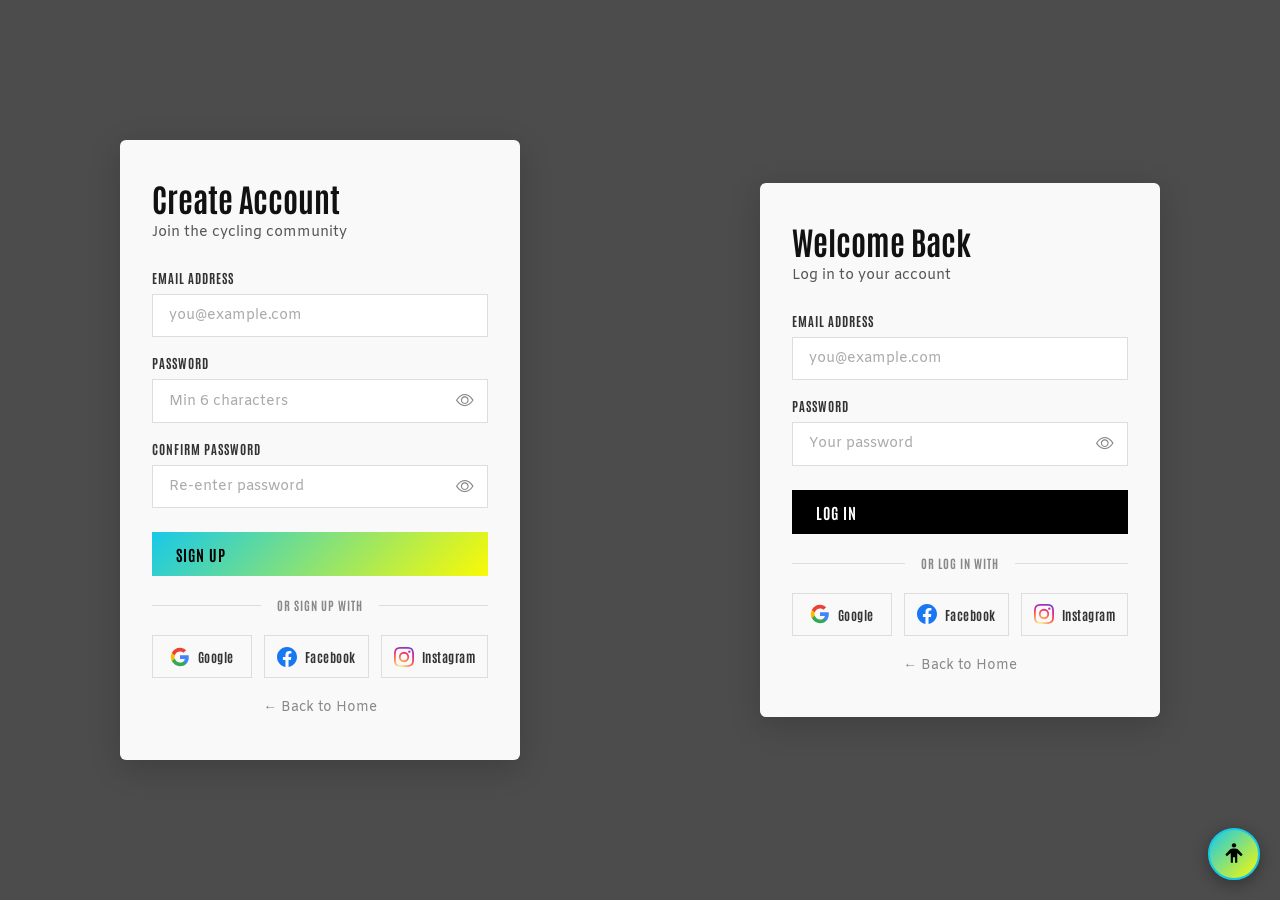
<file: signin.html>
<!doctype html>
<html lang="en">
  <head>
    <meta charset="UTF-8" />
    <meta name="viewport" content="width=device-width, initial-scale=1.0" />
    <title>Sign In — Smart Cycling Hub</title>
    <link rel="icon" type="image/svg+xml" href="logo.svg" />
    <link rel="preconnect" href="https://fonts.googleapis.com" />
    <link rel="preconnect" href="https://fonts.gstatic.com" crossorigin />
    <link
      href="https://fonts.googleapis.com/css2?family=Amiko:wght@400;600;700&family=Antonio:wght@400;700&display=swap"
      rel="stylesheet"
    />
    <link
      rel="stylesheet"
      href="https://cdn.jsdelivr.net/npm/bootstrap-icons@1.11.3/font/bootstrap-icons.min.css"
    />
    <link rel="stylesheet" href="style.css?v=9" />
      <link rel="stylesheet" href="accessibility.css" />
  </head>
  <body>
    <main id="main-content">
    <h1 class="visually-hidden">Sign In — Smart Cycling Hub</h1>
    <div class="signin-page">
      <!-- Left: Create Account -->
      <div
        class="signin-col"
        style="
          background-image: url(&quot;https://images.unsplash.com/photo-1544191696-102dbdaeeaa0?w=900&q=80&quot;);
        "
      >
        <div class="form-box">
          <h2>Create Account</h2>
          <p class="subtitle">Join the cycling community</p>
          <form onsubmit="handleSignUp(event)">
            <div class="form-group">
              <label for="signupEmail">Email Address</label>
              <input
                type="email"
                id="signupEmail"
                placeholder="you@example.com"
                required
              />
            </div>
            <div class="form-group">
              <label for="signupPassword">Password</label>
              <div class="password-wrapper">
                <input
                  type="password"
                  id="signupPassword"
                  placeholder="Min 6 characters"
                  required
                />
                <button type="button" class="password-toggle" onclick="togglePassword('signupPassword', this)" aria-label="Show password">
                  <i class="bi bi-eye"></i>
                </button>
              </div>
            </div>
            <div class="form-group">
              <label for="signupConfirm">Confirm Password</label>
              <div class="password-wrapper">
                <input
                  type="password"
                  id="signupConfirm"
                  placeholder="Re-enter password"
                  required
                />
                <button type="button" class="password-toggle" onclick="togglePassword('signupConfirm', this)" aria-label="Show password">
                  <i class="bi bi-eye"></i>
                </button>
              </div>
            </div>
            <button
              type="submit"
              class="btn btn-gradient"
              style="width: 100%; margin-top: 0.5rem"
            >
              Sign Up
            </button>
          </form>

          <!-- Social Login Divider -->
          <div class="social-divider">
            <span>or sign up with</span>
          </div>

          <!-- Social Login Buttons -->
          <div class="social-buttons">
            <button
              class="social-btn social-google"
              onclick="handleSocialLogin('google')"
            >
              <svg viewBox="0 0 24 24" width="20" height="20">
                <path
                  fill="#4285F4"
                  d="M22.56 12.25c0-.78-.07-1.53-.2-2.25H12v4.26h5.92a5.06 5.06 0 0 1-2.2 3.32v2.77h3.57c2.08-1.92 3.28-4.74 3.28-8.1z"
                />
                <path
                  fill="#34A853"
                  d="M12 23c2.97 0 5.46-.98 7.28-2.66l-3.57-2.77c-.98.66-2.23 1.06-3.71 1.06-2.86 0-5.29-1.93-6.16-4.53H2.18v2.84C3.99 20.53 7.7 23 12 23z"
                />
                <path
                  fill="#FBBC05"
                  d="M5.84 14.09c-.22-.66-.35-1.36-.35-2.09s.13-1.43.35-2.09V7.07H2.18C1.43 8.55 1 10.22 1 12s.43 3.45 1.18 4.93l2.85-2.22.81-.62z"
                />
                <path
                  fill="#EA4335"
                  d="M12 5.38c1.62 0 3.06.56 4.21 1.64l3.15-3.15C17.45 2.09 14.97 1 12 1 7.7 1 3.99 3.47 2.18 7.07l3.66 2.84c.87-2.6 3.3-4.53 6.16-4.53z"
                />
              </svg>
              <span>Google</span>
            </button>
            <button
              class="social-btn social-facebook"
              onclick="handleSocialLogin('facebook')"
            >
              <svg viewBox="0 0 24 24" width="20" height="20">
                <path
                  fill="#1877F2"
                  d="M24 12.073c0-6.627-5.373-12-12-12s-12 5.373-12 12c0 5.99 4.388 10.954 10.125 11.854v-8.385H7.078v-3.47h3.047V9.43c0-3.007 1.792-4.669 4.533-4.669 1.312 0 2.686.235 2.686.235v2.953H15.83c-1.491 0-1.956.925-1.956 1.874v2.25h3.328l-.532 3.47h-2.796v8.385C19.612 23.027 24 18.062 24 12.073z"
                />
              </svg>
              <span>Facebook</span>
            </button>
            <button
              class="social-btn social-instagram"
              onclick="handleSocialLogin('instagram')"
            >
              <svg viewBox="0 0 24 24" width="20" height="20">
                <defs>
                  <radialGradient id="ig1" cx="30%" cy="107%" r="150%">
                    <stop offset="0%" stop-color="#fdf497" />
                    <stop offset="5%" stop-color="#fdf497" />
                    <stop offset="45%" stop-color="#fd5949" />
                    <stop offset="60%" stop-color="#d6249f" />
                    <stop offset="90%" stop-color="#285AEB" />
                  </radialGradient>
                </defs>
                <path
                  fill="url(#ig1)"
                  d="M12 2.163c3.204 0 3.584.012 4.85.07 3.252.148 4.771 1.691 4.919 4.919.058 1.265.069 1.645.069 4.849 0 3.205-.012 3.584-.069 4.849-.149 3.225-1.664 4.771-4.919 4.919-1.266.058-1.644.07-4.85.07-3.204 0-3.584-.012-4.849-.07-3.26-.149-4.771-1.699-4.919-4.92-.058-1.265-.07-1.644-.07-4.849 0-3.204.013-3.583.07-4.849.149-3.227 1.664-4.771 4.919-4.919 1.266-.057 1.645-.069 4.849-.069zM12 0C8.741 0 8.333.014 7.053.072 2.695.272.273 2.69.073 7.052.014 8.333 0 8.741 0 12c0 3.259.014 3.668.072 4.948.2 4.358 2.618 6.78 6.98 6.98C8.333 23.986 8.741 24 12 24c3.259 0 3.668-.014 4.948-.072 4.354-.2 6.782-2.618 6.979-6.98.059-1.28.073-1.689.073-4.948 0-3.259-.014-3.667-.072-4.947-.196-4.354-2.617-6.78-6.979-6.98C15.668.014 15.259 0 12 0zm0 5.838a6.162 6.162 0 1 0 0 12.324 6.162 6.162 0 0 0 0-12.324zM12 16a4 4 0 1 1 0-8 4 4 0 0 1 0 8zm6.406-11.845a1.44 1.44 0 1 0 0 2.881 1.44 1.44 0 0 0 0-2.881z"
                />
              </svg>
              <span>Instagram</span>
            </button>
          </div>

          <p style="margin-top: 1rem; text-align: center">
            <a
              href="index.html"
              style="color: #888; font-size: 0.85rem"
              >&larr; Back to Home</a
            >
          </p>
        </div>
      </div>

      <!-- Right: Welcome Back -->
      <div
        class="signin-col"
        style="
          background-image: url(&quot;https://images.unsplash.com/photo-1517649763962-0c623066013b?w=900&q=80&quot;);
        "
      >
        <div class="form-box">
          <h2>Welcome Back</h2>
          <p class="subtitle">Log in to your account</p>
          <form onsubmit="handleLogIn(event)">
            <div class="form-group">
              <label for="loginEmail">Email Address</label>
              <input
                type="email"
                id="loginEmail"
                placeholder="you@example.com"
                required
              />
            </div>
            <div class="form-group">
              <label for="loginPassword">Password</label>
              <div class="password-wrapper">
                <input
                  type="password"
                  id="loginPassword"
                  placeholder="Your password"
                  required
                />
                <button type="button" class="password-toggle" onclick="togglePassword('loginPassword', this)" aria-label="Show password">
                  <i class="bi bi-eye"></i>
                </button>
              </div>
            </div>
            <button
              type="submit"
              class="btn btn-primary"
              style="width: 100%; margin-top: 0.5rem"
            >
              Log In
            </button>
          </form>

          <!-- Social Login Divider -->
          <div class="social-divider">
            <span>or log in with</span>
          </div>

          <!-- Social Login Buttons -->
          <div class="social-buttons">
            <button
              class="social-btn social-google"
              onclick="handleSocialLogin('google')"
            >
              <svg viewBox="0 0 24 24" width="20" height="20">
                <path
                  fill="#4285F4"
                  d="M22.56 12.25c0-.78-.07-1.53-.2-2.25H12v4.26h5.92a5.06 5.06 0 0 1-2.2 3.32v2.77h3.57c2.08-1.92 3.28-4.74 3.28-8.1z"
                />
                <path
                  fill="#34A853"
                  d="M12 23c2.97 0 5.46-.98 7.28-2.66l-3.57-2.77c-.98.66-2.23 1.06-3.71 1.06-2.86 0-5.29-1.93-6.16-4.53H2.18v2.84C3.99 20.53 7.7 23 12 23z"
                />
                <path
                  fill="#FBBC05"
                  d="M5.84 14.09c-.22-.66-.35-1.36-.35-2.09s.13-1.43.35-2.09V7.07H2.18C1.43 8.55 1 10.22 1 12s.43 3.45 1.18 4.93l2.85-2.22.81-.62z"
                />
                <path
                  fill="#EA4335"
                  d="M12 5.38c1.62 0 3.06.56 4.21 1.64l3.15-3.15C17.45 2.09 14.97 1 12 1 7.7 1 3.99 3.47 2.18 7.07l3.66 2.84c.87-2.6 3.3-4.53 6.16-4.53z"
                />
              </svg>
              <span>Google</span>
            </button>
            <button
              class="social-btn social-facebook"
              onclick="handleSocialLogin('facebook')"
            >
              <svg viewBox="0 0 24 24" width="20" height="20">
                <path
                  fill="#1877F2"
                  d="M24 12.073c0-6.627-5.373-12-12-12s-12 5.373-12 12c0 5.99 4.388 10.954 10.125 11.854v-8.385H7.078v-3.47h3.047V9.43c0-3.007 1.792-4.669 4.533-4.669 1.312 0 2.686.235 2.686.235v2.953H15.83c-1.491 0-1.956.925-1.956 1.874v2.25h3.328l-.532 3.47h-2.796v8.385C19.612 23.027 24 18.062 24 12.073z"
                />
              </svg>
              <span>Facebook</span>
            </button>
            <button
              class="social-btn social-instagram"
              onclick="handleSocialLogin('instagram')"
            >
              <svg viewBox="0 0 24 24" width="20" height="20">
                <defs>
                  <radialGradient id="ig2" cx="30%" cy="107%" r="150%">
                    <stop offset="0%" stop-color="#fdf497" />
                    <stop offset="5%" stop-color="#fdf497" />
                    <stop offset="45%" stop-color="#fd5949" />
                    <stop offset="60%" stop-color="#d6249f" />
                    <stop offset="90%" stop-color="#285AEB" />
                  </radialGradient>
                </defs>
                <path
                  fill="url(#ig2)"
                  d="M12 2.163c3.204 0 3.584.012 4.85.07 3.252.148 4.771 1.691 4.919 4.919.058 1.265.069 1.645.069 4.849 0 3.205-.012 3.584-.069 4.849-.149 3.225-1.664 4.771-4.919 4.919-1.266.058-1.644.07-4.85.07-3.204 0-3.584-.012-4.849-.07-3.26-.149-4.771-1.699-4.919-4.92-.058-1.265-.07-1.644-.07-4.849 0-3.204.013-3.583.07-4.849.149-3.227 1.664-4.771 4.919-4.919 1.266-.057 1.645-.069 4.849-.069zM12 0C8.741 0 8.333.014 7.053.072 2.695.272.273 2.69.073 7.052.014 8.333 0 8.741 0 12c0 3.259.014 3.668.072 4.948.2 4.358 2.618 6.78 6.98 6.98C8.333 23.986 8.741 24 12 24c3.259 0 3.668-.014 4.948-.072 4.354-.2 6.782-2.618 6.979-6.98.059-1.28.073-1.689.073-4.948 0-3.259-.014-3.667-.072-4.947-.196-4.354-2.617-6.78-6.979-6.98C15.668.014 15.259 0 12 0zm0 5.838a6.162 6.162 0 1 0 0 12.324 6.162 6.162 0 0 0 0-12.324zM12 16a4 4 0 1 1 0-8 4 4 0 0 1 0 8zm6.406-11.845a1.44 1.44 0 1 0 0 2.881 1.44 1.44 0 0 0 0-2.881z"
                />
              </svg>
              <span>Instagram</span>
            </button>
          </div>

          <p style="margin-top: 1rem; text-align: center">
            <a
              href="index.html"
              style="color: #888; font-size: 0.85rem"
              >&larr; Back to Home</a
            >
          </p>
        </div>
      </div>
    </div>

    </main>

    <script src="script.js?v=9"></script>
      <script src="accessibility.js"></script>
  </body>
</html>
</file>
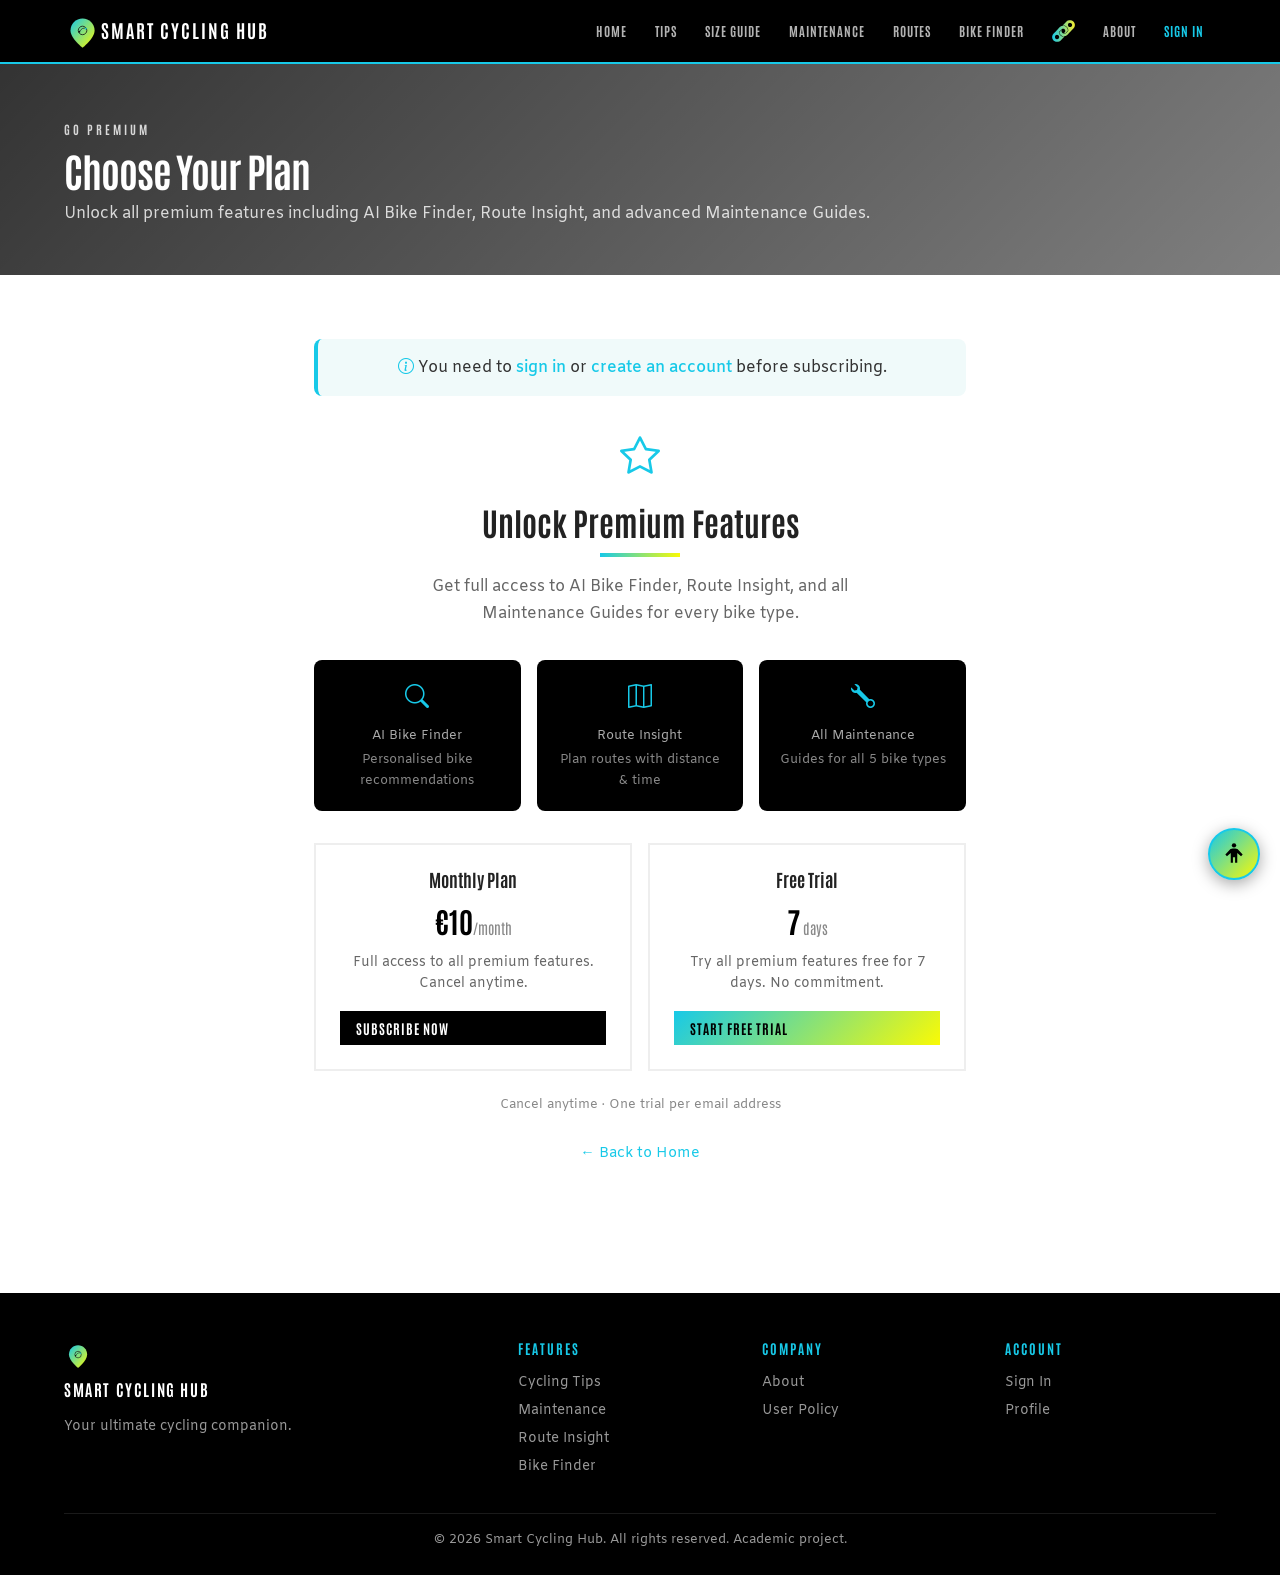
<file: subscription.html>
<!doctype html>
<html lang="en">
  <head>
    <meta charset="UTF-8" />
    <meta name="viewport" content="width=device-width, initial-scale=1.0" />
    <title>Subscription — Smart Cycling Hub</title>
    <link rel="icon" type="image/svg+xml" href="logo.svg" />
    <link rel="preconnect" href="https://fonts.googleapis.com" />
    <link rel="preconnect" href="https://fonts.gstatic.com" crossorigin />
    <link
      href="https://fonts.googleapis.com/css2?family=Amiko:wght@400;600;700&family=Antonio:wght@400;700&display=swap"
      rel="stylesheet"
    />
    <link
      rel="stylesheet"
      href="https://cdn.jsdelivr.net/npm/bootstrap-icons@1.11.3/font/bootstrap-icons.min.css"
    />
    <link rel="stylesheet" href="style.css?v=9" />
      <link rel="stylesheet" href="accessibility.css" />
  </head>
  <body>
    <a href="#main-content" class="skip-link">Skip to main content</a>
    <!-- Header -->
    <header>
      <div class="header-inner">
        <a href="index.html" class="logo"
          ><img src="logo.svg" alt="SCH" /><span>Smart Cycling Hub</span></a
        >
        <nav class="desktop-nav">
          <a href="index.html">Home</a>
          <a href="cycling-tips.html">Tips</a>
          <a href="bike-size-guide.html">Size Guide</a>
          <a href="maintenance.html">Maintenance</a>
          <a href="route-insight.html">Routes</a>
          <a href="bike-finder.html">Bike Finder</a>
                    <a
            href="chain-reaction.html"
            onclick="return requirePaid('chain-reaction.html');"
            ><img src="LogoCR.svg" alt="Chain Reaction" style="height: 22px; vertical-align: middle;"
          /></a>
          <a href="about.html">About</a>
          <a
            href="profile.html"
            class="auth-link show-signed-in" aria-label="Profile" title="Profile"
            ><i class="bi bi-person-circle" aria-hidden="true"></i
          ></a>
          <a href="signin.html" class="auth-link show-signed-out nav-signin"
            >Sign In</a
          >
          <button
            onclick="handleSignOut()"
            class="auth-link show-signed-in nav-signout"
          >
            Sign Out
          </button>
        </nav>
        <button class="mobile-toggle" onclick="toggleMobile()" aria-label="Open navigation menu" aria-expanded="false">
          <i class="bi bi-list" aria-hidden="true"></i>
        </button>
      </div>
      <div class="mobile-menu" id="mobileMenu">
        <a href="index.html">Home</a><a href="cycling-tips.html">Cycling Tips</a
        ><a href="bike-size-guide.html">Bike Size Guide</a>
        <a href="maintenance.html">Maintenance</a
        ><a href="route-insight.html">Route Insight</a
        ><a href="bike-finder.html">Bike Finder</a>
                <a
          href="chain-reaction.html"
          onclick="return requirePaid('chain-reaction.html');"
          >Chain Reaction</a
        >
        <a href="about.html">About</a><a href="policy.html">User Policy</a>
        <a href="profile.html" class="auth-link show-signed-in">Profile</a>
        <a href="signin.html" class="auth-link show-signed-out">Sign In</a>
        <button onclick="handleSignOut()" class="auth-link show-signed-in">
          Sign Out
        </button>
      </div>
    </header>

    <main id="main-content">

    <section
      class="page-hero"
      style="
        background-image: url(&quot;https://images.unsplash.com/photo-1541625602330-2277a4c46182?w=1400&q=80&quot;);
      "
    >
      <div class="container">
        <p class="section-label">Go Premium</p>
        <h1>Choose Your Plan</h1>
        <p>
          Unlock all premium features including AI Bike Finder, Route Insight,
          and advanced Maintenance Guides.
        </p>
      </div>
    </section>

    <section class="section">
      <div class="container" style="max-width: 700px">
        <!-- Sign-in prompt for non-authenticated users -->
        <div
          id="subSigninPrompt"
          style="
            display: none;
            text-align: center;
            margin-bottom: 2rem;
            background: #f0fafa;
            border-left: 4px solid #17c9e8;
            padding: 1rem 1.25rem;
            border-radius: 8px;
          "
        >
          <p style="margin: 0; color: #333">
            <i class="bi bi-info-circle" style="color: #17c9e8"></i> You need to
            <a href="signin.html" style="color: #17c9e8; font-weight: 600"
              >sign in</a
            >
            or
            <a href="signin.html" style="color: #17c9e8; font-weight: 600"
              >create an account</a
            >
            before subscribing.
          </p>
        </div>

        <div style="text-align: center; margin-bottom: 2rem">
          <i class="bi bi-star" style="font-size: 2.5rem; color: #17c9e8"></i>
          <h2 style="margin-top: 0.75rem">Unlock Premium Features</h2>
          <div class="stripe-bar" style="margin: 0.75rem auto 1rem"></div>
          <p
            style="
              color: #666;
              max-width: 500px;
              margin: 0 auto;
              line-height: 1.7;
            "
          >
            Get full access to AI Bike Finder, Route Insight, and all
            Maintenance Guides for every bike type.
          </p>
        </div>

        <!-- Premium features list -->
        <div
          style="
            display: grid;
            grid-template-columns: 1fr 1fr 1fr;
            gap: 1rem;
            margin-bottom: 2rem;
          "
        >
          <div class="stat-box" style="text-align: center">
            <i
              class="bi bi-search"
              style="font-size: 1.5rem; color: #17c9e8"
            ></i>
            <div class="stat-label" style="margin-top: 0.5rem">
              AI Bike Finder
            </div>
            <p style="font-size: 0.8rem; color: #888; margin: 0.25rem 0 0">
              Personalised bike recommendations
            </p>
          </div>
          <div class="stat-box" style="text-align: center">
            <i class="bi bi-map" style="font-size: 1.5rem; color: #17c9e8"></i>
            <div class="stat-label" style="margin-top: 0.5rem">
              Route Insight
            </div>
            <p style="font-size: 0.8rem; color: #888; margin: 0.25rem 0 0">
              Plan routes with distance &amp; time
            </p>
          </div>
          <div class="stat-box" style="text-align: center">
            <i
              class="bi bi-wrench"
              style="font-size: 1.5rem; color: #17c9e8"
            ></i>
            <div class="stat-label" style="margin-top: 0.5rem">
              All Maintenance
            </div>
            <p style="font-size: 0.8rem; color: #888; margin: 0.25rem 0 0">
              Guides for all 5 bike types
            </p>
          </div>
        </div>

        <!-- Plan cards -->
        <div class="plan-cards" style="margin-bottom: 1.5rem">
          <div class="plan-card">
            <h3>Monthly Plan</h3>
            <div class="price">&euro;10<span>/month</span></div>
            <p>Full access to all premium features. Cancel anytime.</p>
            <button
              class="btn btn-primary btn-sm"
              id="subSubscribeBtn"
              onclick="handleSubPageSubscribe()"
              style="width: 100%"
            >
              Subscribe Now
            </button>
          </div>
          <div class="plan-card">
            <h3>Free Trial</h3>
            <div class="price">7<span> days</span></div>
            <p>Try all premium features free for 7 days. No commitment.</p>
            <button
              class="btn btn-gradient btn-sm"
              id="subTrialBtn"
              onclick="handleSubPageTrial()"
              style="width: 100%"
            >
              Start Free Trial
            </button>
          </div>
        </div>
        <p class="modal-note" style="text-align: center">
          Cancel anytime &middot; One trial per email address
        </p>

        <p style="text-align: center; margin-top: 1.5rem">
          <a href="index.html" style="color: #17c9e8; font-size: 0.9rem"
            >&larr; Back to Home</a
          >
        </p>
      </div>
    </section>

    </main>

    <!-- Footer -->
    <footer>
      <div class="container">
        <div class="footer-grid">
          <div class="footer-brand">
            <img src="logo.svg" alt="SCH" style="height: 28px" /><a href="index.html" style="text-decoration: none;"><span
              style="
                font-family: &quot;Antonio&quot;, sans-serif;
                font-weight: 700;
                font-size: 1rem;
                letter-spacing: 0.1em;
                color: #fff;
              "
              >SMART CYCLING HUB</span
            ></a>
            <p>Your ultimate cycling companion.</p>
          </div>
          <div class="footer-col">
            <h4>Features</h4>
            <a href="cycling-tips.html">Cycling Tips</a
            ><a href="maintenance.html">Maintenance</a
            ><a href="route-insight.html">Route Insight</a
            ><a href="bike-finder.html">Bike Finder</a>
          </div>
          <div class="footer-col">
            <h4>Company</h4>
            <a href="about.html">About</a><a href="policy.html">User Policy</a>
          </div>
          <div class="footer-col">
            <h4>Account</h4>
            <a href="signin.html">Sign In</a><a href="profile.html">Profile</a>
          </div>
        </div>
        <div class="footer-bottom">
          &copy; 2026 Smart Cycling Hub. All rights reserved. Academic project.
        </div>
      </div>
    </footer>

    <script src="script.js?v=9"></script>
    <script>
      function handleSubPageSubscribe() {
        if (!auth.isAuthenticated) {
          showSubscriptionPopup();
          return;
        }
        handleSubscribe();
      }

      function handleSubPageTrial() {
        if (!auth.isAuthenticated) {
          showSubscriptionPopup();
          return;
        }
        handleStartTrial();
      }

      function pageInit() {
        // If user already has paid access, redirect to home
        if (auth.isAuthenticated && hasPaidAccess()) {
          window.location.href = "index.html";
          return;
        }
        // Show sign-in prompt if not authenticated
        if (!auth.isAuthenticated) {
          document.getElementById("subSigninPrompt").style.display = "";
        }
        // Check trial usage
        if (auth.isAuthenticated) {
          var usedEmails = getTrialUsedEmails();
          var trialUsed =
            usedEmails.indexOf((auth.email || "").toLowerCase()) !== -1;
          var trialBtn = document.getElementById("subTrialBtn");
          if (trialUsed && trialBtn) {
            trialBtn.textContent = "Trial Already Used";
            trialBtn.disabled = true;
            trialBtn.style.opacity = "0.5";
          }
        }
      }
    </script>
      <script src="accessibility.js"></script>
  </body>
</html>
</file>
<file: style.css>
/* ============================================================
   Smart Cycling Hub — style.css
   Multi-page static site — works with file:// and Live Server
   ============================================================ */

/* ---------- Reset & Base ---------- */
*, *::before, *::after { box-sizing: border-box; margin: 0; padding: 0; }
html { scroll-behavior: smooth; }
body {
  font-family: 'Amiko', sans-serif;
  color: #222;
  background: #fff;
  line-height: 1.6;
  -webkit-font-smoothing: antialiased;
}
a { color: #17C9E8; text-decoration: none; }
a:hover { text-decoration: underline; }
img { max-width: 100%; height: auto; display: block; }
h1, h2, h3, h4 { font-family: 'Antonio', sans-serif; font-weight: 700; line-height: 1.15; }
h1 { font-size: 3rem; letter-spacing: -1px; }
h2 { font-size: 2rem; margin-bottom: 0.5rem; }
h3 { font-size: 1.3rem; }
ul, ol { list-style: none; }

/* ---------- Container ---------- */
.container { max-width: 1200px; margin: 0 auto; padding: 0 1.5rem; }

/* ---------- Section Label ---------- */
.section-label {
  font-family: 'Antonio', sans-serif;
  font-size: 0.75rem;
  font-weight: 700;
  letter-spacing: 3px;
  text-transform: uppercase;
  color: #17C9E8;
  margin-bottom: 0.5rem;
}

/* ---------- Stripe Bar ---------- */
.stripe-bar {
  width: 80px; height: 4px;
  background: linear-gradient(90deg, #17C9E8, #FAFA05);
  margin: 0.75rem 0 1.5rem;
}

/* ---------- Buttons ---------- */
.btn {
  display: inline-flex; align-items: center; gap: 0.5rem;
  padding: 0.75rem 1.5rem;
  font-family: 'Antonio', sans-serif;
  font-size: 0.95rem; font-weight: 700;
  letter-spacing: 1px; text-transform: uppercase;
  border: none; cursor: pointer;
  transition: transform 0.2s, box-shadow 0.2s;
}
.btn:hover { transform: translateY(-2px); box-shadow: 0 6px 20px rgba(0,0,0,0.15); text-decoration: none; }
.btn-primary { background: #000; color: #fff; }
.btn-gradient { background: linear-gradient(135deg, #17C9E8, #FAFA05); color: #000; }
.btn-outline { background: transparent; color: #fff; border: 2px solid #fff; }
.btn-outline-dark { background: transparent; color: #000; border: 2px solid #000; }
.btn-sm { padding: 0.5rem 1rem; font-size: 0.85rem; }
.hidden { display: none !important; }

/* ---------- Header ---------- */
header {
  background: #000;
  position: sticky; top: 0; z-index: 1000;
  border-bottom: 2px solid #17C9E8;
}
.header-inner {
  display: flex; align-items: center; justify-content: space-between;
  padding: 0.75rem 1.5rem;
  max-width: 1200px; margin: 0 auto;
}
.logo { display: flex; align-items: center; gap: 0.25rem; text-decoration: none; }
.logo:hover { text-decoration: none; }
.logo img { height: 36px; width: auto; flex-shrink: 0; }
.logo span {
  font-family: 'Antonio', sans-serif;
  font-size: 1.15rem; font-weight: 700;
  color: #fff; letter-spacing: 2px; text-transform: uppercase;
  white-space: nowrap;
}

/* Desktop Nav */
.desktop-nav { display: flex; align-items: center; gap: 0.25rem; }
.desktop-nav a, .desktop-nav button {
  font-family: 'Antonio', sans-serif;
  font-size: 0.8rem; font-weight: 700;
  letter-spacing: 1px; text-transform: uppercase;
  color: rgba(255,255,255,0.7);
  padding: 0.5rem 0.75rem;
  background: none; border: none; cursor: pointer;
  transition: color 0.2s;
  text-decoration: none;
}
.desktop-nav a:hover, .desktop-nav button:hover,
.desktop-nav a.active { color: #17C9E8; text-decoration: none; }
.nav-signout { color: #FAFA05 !important; }
.nav-signin { color: #17C9E8 !important; }

/* ---- Header Nav Avatar ---- */
.nav-avatar {
  display: inline-flex;
  align-items: center;
  justify-content: center;
  width: 30px;
  height: 30px;
  border-radius: 50%;
  overflow: hidden;
  vertical-align: middle;
  flex-shrink: 0;
}
.nav-avatar img {
  width: 100%;
  height: 100%;
  object-fit: cover;
  display: block;
}
.nav-avatar-initial {
  display: flex;
  align-items: center;
  justify-content: center;
  width: 100%;
  height: 100%;
  background: linear-gradient(135deg, #17C9E8, #0fa0b8);
  color: #fff;
  font-family: 'Antonio', sans-serif;
  font-size: 0.85rem;
  font-weight: 700;
  line-height: 1;
  user-select: none;
}

/* ---- Profile Page Avatar ---- */
.profile-avatar-section {
  display: flex;
  flex-direction: column;
  align-items: center;
  margin-bottom: 1.5rem;
}
.profile-avatar-large {
  width: 110px;
  height: 110px;
  border-radius: 50%;
  overflow: hidden;
  background: #e0e0e0;
  display: flex;
  align-items: center;
  justify-content: center;
  border: 3px solid #17C9E8;
  box-shadow: 0 4px 16px rgba(23,201,232,0.2);
}
.profile-avatar-large .profile-avatar-img {
  width: 100%;
  height: 100%;
  object-fit: cover;
  display: block;
}
.profile-avatar-large .profile-avatar-initial {
  display: flex;
  align-items: center;
  justify-content: center;
  width: 100%;
  height: 100%;
  background: linear-gradient(135deg, #17C9E8, #0fa0b8);
  color: #fff;
  font-family: 'Antonio', sans-serif;
  font-size: 2.8rem;
  font-weight: 700;
  line-height: 1;
  user-select: none;
}
.profile-avatar-actions {
  display: flex;
  gap: 0.5rem;
  margin-top: 0.75rem;
  flex-wrap: wrap;
  justify-content: center;
}
.profile-avatar-actions .btn {
  font-size: 0.8rem;
  padding: 0.4rem 0.9rem;
}
.profile-avatar-actions .btn:focus-visible {
  outline: 3px solid #17C9E8;
  outline-offset: 2px;
}

/* Mobile Nav */
.mobile-toggle {
  display: none;
  background: none; border: none; color: #fff;
  font-size: 1.5rem; cursor: pointer;
}
.mobile-menu {
  display: none;
  position: fixed; top: 60px; left: 0; right: 0; bottom: 0;
  background: rgba(0,0,0,0.97);
  flex-direction: column; padding: 2rem;
  z-index: 999;
}
.mobile-menu.open { display: flex; }
.mobile-menu a, .mobile-menu button {
  font-family: 'Antonio', sans-serif;
  font-size: 1.1rem; font-weight: 700;
  color: rgba(255,255,255,0.8);
  padding: 0.75rem 0;
  background: none; border: none; cursor: pointer;
  text-align: left; text-decoration: none;
  border-bottom: 1px solid rgba(255,255,255,0.1);
}
.mobile-menu a:hover, .mobile-menu button:hover { color: #17C9E8; }

@media (max-width: 900px) {
  .desktop-nav { display: none; }
  .mobile-toggle { display: block; }
  .logo { gap: 0.2rem; }
  .logo img { height: 34px; }
  .logo span { font-size: 1rem; letter-spacing: 1.5px; }
}
@media (max-width: 400px) {
  .logo { gap: 0.15rem; }
  .logo img { height: 28px; }
  .logo span { font-size: 0.85rem; letter-spacing: 1px; }
}

/* ---------- Hero ---------- */
.hero {
  position: relative;
  padding: 6rem 0;
  background-size: cover;
  background-position: center;
  color: #fff;
}
.hero::before {
  content: '';
  position: absolute; inset: 0;
  background: linear-gradient(135deg, rgba(0,0,0,0.75), rgba(0,0,0,0.4));
}
.hero .container { position: relative; z-index: 1; }
.hero h1 { font-size: 3.5rem; max-width: 700px; }
.hero p { font-size: 1.1rem; max-width: 600px; margin: 1rem 0 2rem; color: rgba(255,255,255,0.85); }
.hero-buttons { display: flex; flex-wrap: wrap; gap: 1rem; }

/* ---------- Page Hero (smaller) ---------- */
.page-hero {
  position: relative;
  padding: 3rem 0;
  background-size: cover;
  background-position: center;
  color: #fff;
}
.page-hero::before {
  content: '';
  position: absolute; inset: 0;
  background: linear-gradient(135deg, rgba(0,0,0,0.8), rgba(0,0,0,0.5));
}
.page-hero .container { position: relative; z-index: 1; }
.page-hero h1 { font-size: 2.5rem; }
.page-hero p { color: rgba(255,255,255,0.8); margin-top: 0.5rem; }

/* ---------- Footer ---------- */
footer {
  background: #000; color: rgba(255,255,255,0.6);
  padding: 3rem 0 1.5rem;
  margin-top: 4rem;
}
.footer-grid {
  display: grid;
  grid-template-columns: 2fr 1fr 1fr 1fr;
  gap: 2rem;
  margin-bottom: 2rem;
}
.footer-brand { display: flex; flex-direction: column; align-items: flex-start; gap: 0.25rem; }
.footer-brand img { height: 28px; }
.footer-brand span { display: block; margin-top: 0.25rem; }
.footer-brand p { margin-top: 0.5rem; font-size: 0.85rem; line-height: 1.7; }
.footer-col h4 {
  font-family: 'Antonio', sans-serif;
  font-size: 0.85rem; letter-spacing: 2px;
  text-transform: uppercase; color: #17C9E8;
  margin-bottom: 0.75rem;
}
.footer-col a {
  display: block; color: rgba(255,255,255,0.6);
  font-size: 0.85rem; padding: 0.2rem 0;
}
.footer-col a:hover { color: #17C9E8; }
.footer-bottom {
  border-top: 1px solid rgba(255,255,255,0.1);
  padding-top: 1rem;
  font-size: 0.8rem;
  text-align: center;
}

@media (max-width: 767px) {
  .footer-grid { grid-template-columns: 1fr; }
}

/* ---------- Forms ---------- */
.form-group { margin-bottom: 1rem; }
.form-group label {
  display: block;
  font-family: 'Antonio', sans-serif;
  font-size: 0.8rem; font-weight: 700;
  letter-spacing: 1px; text-transform: uppercase;
  color: #fff;
  margin-bottom: 0.35rem;
}
.form-group input, .form-group select, .form-group textarea {
  width: 100%;
  padding: 0.7rem 1rem;
  font-family: 'Amiko', sans-serif;
  font-size: 0.9rem;
  border: 1px solid rgba(255,255,255,0.2);
  background: rgba(255,255,255,0.1);
  color: #fff;
  transition: border-color 0.2s;
}
.form-group input:focus, .form-group select:focus, .form-group textarea:focus {
  outline: none;
  border-color: #17C9E8;
}
.form-group input::placeholder { color: rgba(255,255,255,0.4); }
.form-group select option { background: #111; color: #fff; }

/* Light form variant */
.form-light .form-group label { color: #333; }
.form-light .form-group input,
.form-light .form-group select,
.form-light .form-group textarea {
  background: #fff; color: #333; border: 1px solid #ddd;
}
.form-light .form-group input:focus,
.form-light .form-group select:focus,
.form-light .form-group textarea:focus { border-color: #17C9E8; }
.form-light .form-group input::placeholder { color: #aaa; }

/* ---------- Password Toggle ---------- */
.password-wrapper {
  position: relative;
  display: flex;
  align-items: center;
}
.password-wrapper input {
  flex: 1;
  padding-right: 2.8rem;
}
.password-toggle {
  position: absolute;
  right: 0.6rem;
  top: 50%;
  transform: translateY(-50%);
  background: none;
  border: none;
  color: rgba(255,255,255,0.6);
  cursor: pointer;
  padding: 0.25rem;
  font-size: 1.1rem;
  line-height: 1;
  display: flex;
  align-items: center;
  justify-content: center;
}
.password-toggle:hover { color: #fff; }

/* ---------- Section ---------- */
.section { padding: 4rem 0; }
.section-alt { background: #f7f7f7; }

/* ---------- Sign In Page ---------- */
.signin-page {
  min-height: 100vh;
  display: grid;
  grid-template-columns: 1fr 1fr;
}
.signin-col {
  position: relative;
  display: flex; align-items: center; justify-content: center;
  padding: 3rem 2rem;
  background-size: cover; background-position: center;
}
.signin-col::before {
  content: '';
  position: absolute; inset: 0;
  background: rgba(0,0,0,0.7);
}
.signin-col .form-box {
  position: relative; z-index: 1;
  width: 100%; max-width: 400px;
}
.signin-col h2 { color: #fff; font-size: 2rem; margin-bottom: 0.25rem; }
.signin-col .subtitle { color: rgba(255,255,255,0.6); font-size: 0.9rem; margin-bottom: 1.5rem; }

/* White card panel behind sign-in form content */
.signin-col .form-box {
  background: rgba(255, 255, 255, 0.97);
  padding: 2.5rem 2rem;
  border-radius: 6px;
  box-shadow: 0 8px 32px rgba(0, 0, 0, 0.18);
}
.signin-col h2 { color: #111; }
.signin-col .subtitle { color: #555; }
.signin-col .form-box .form-group label { color: #333; }
.signin-col .form-box .form-group input {
  background: #fff;
  color: #333;
  border: 1px solid #ddd;
}
.signin-col .form-box .form-group input::placeholder { color: #aaa; }
.signin-col .form-box .form-group input:focus { border-color: #17C9E8; }
.signin-col .form-box .password-toggle { color: #888; }
.signin-col .form-box .password-toggle:hover { color: #333; }
.signin-col .form-box .social-divider::before,
.signin-col .form-box .social-divider::after {
  background: #ddd;
}
.signin-col .form-box .social-divider span { color: #888; }
.signin-col .form-box .social-btn {
  border: 1px solid #ddd;
  background: #f9f9f9;
  color: #333;
}
.signin-col .form-box .social-google:hover { background: rgba(66,133,244,0.1); border-color: #4285F4; }
.signin-col .form-box .social-facebook:hover { background: rgba(24,119,242,0.1); border-color: #1877F2; }
.signin-col .form-box .social-instagram:hover { background: rgba(214,36,159,0.1); border-color: #D6249F; }
.signin-col .form-box p a { color: #17C9E8; }

@media (max-width: 767px) {
  .signin-page { grid-template-columns: 1fr; }
}

/* ---------- Profile Card ---------- */
.profile-card {
  background: #f9f9f9; border: 1px solid #eee;
  padding: 1.5rem; margin-bottom: 1.5rem;
}
.profile-card label {
  font-family: 'Antonio', sans-serif;
  font-size: 0.75rem; font-weight: 700;
  letter-spacing: 1px; text-transform: uppercase;
  color: #888; margin-top: 1rem; display: block;
}
.profile-card label:first-child { margin-top: 0; }
.profile-card .value { font-size: 1rem; color: #222; padding: 0.25rem 0; }
.profile-card input, .profile-card select {
  width: 100%; padding: 0.6rem 0.75rem;
  border: 1px solid #ddd; font-family: 'Amiko', sans-serif;
  font-size: 0.9rem; margin-top: 0.25rem;
}
.profile-card input:focus, .profile-card select:focus {
  outline: none; border-color: #17C9E8;
}
.profile-actions { margin-top: 1.5rem; display: flex; gap: 0.75rem; }

/* Subscription box */
.sub-box {
  background: #000; color: #fff; padding: 1.5rem; margin-top: 1.5rem;
}
.sub-box h3 { color: #17C9E8; margin-bottom: 0.5rem; }
.sub-status {
  display: inline-block; padding: 0.25rem 0.75rem;
  font-family: 'Antonio', sans-serif; font-size: 0.85rem;
  font-weight: 700; letter-spacing: 1px;
}
.sub-free { background: #333; color: #aaa; }
.sub-trial { background: linear-gradient(135deg, #17C9E8, #FAFA05); color: #000; }
.sub-subscribed { background: #17C9E8; color: #000; }

/* ---------- Subscription Modal ---------- */
.modal-overlay {
  display: none;
  position: fixed; inset: 0;
  background: rgba(0,0,0,0.7);
  z-index: 2000;
  align-items: center; justify-content: center;
}
.modal-overlay.open { display: flex; }
.modal-box {
  background: #fff; padding: 2.5rem;
  max-width: 550px; width: 90%;
  position: relative;
  max-height: 90vh; overflow-y: auto;
}
.modal-close {
  position: absolute; top: 1rem; right: 1rem;
  background: none; border: none; font-size: 1.5rem;
  cursor: pointer; color: #888;
}
.modal-box h2 { text-align: center; margin-bottom: 0.5rem; }
.modal-box .stripe-bar { margin: 0.5rem auto 1.5rem; }
.plan-cards { display: grid; grid-template-columns: 1fr 1fr; gap: 1rem; margin-top: 1rem; }
.plan-card {
  border: 2px solid #eee; padding: 1.5rem; text-align: center;
  transition: border-color 0.2s, transform 0.2s;
}
.plan-card:hover { border-color: #17C9E8; transform: translateY(-3px); }
.plan-card h3 { font-size: 1.1rem; margin-bottom: 0.5rem; }
.plan-card .price { font-size: 1.8rem; font-weight: 700; font-family: 'Antonio', sans-serif; color: #000; }
.plan-card .price span { font-size: 0.9rem; font-weight: 400; color: #888; }
.plan-card p { color: #666; font-size: 0.85rem; margin: 0.5rem 0 1rem; }
.modal-note { text-align: center; color: #888; font-size: 0.8rem; margin-top: 1rem; }

@media (max-width: 575px) {
  .plan-cards { grid-template-columns: 1fr; }
}

/* ---------- Feature Cards (Home) ---------- */
.features-grid {
  display: grid;
  grid-template-columns: repeat(auto-fill, minmax(260px, 1fr));
  gap: 1.25rem;
}
.feature-card {
  background: #fff; border: 1px solid #eee;
  padding: 1.5rem; cursor: pointer;
  transition: transform 0.2s, box-shadow 0.2s;
  position: relative;
}
.feature-card:hover { transform: translateY(-4px); box-shadow: 0 8px 24px rgba(0,0,0,0.08); }
.feature-card h3 { margin-bottom: 0.4rem; }
.feature-card p { color: #666; font-size: 0.88rem; }
.feature-card .premium-badge {
  position: absolute; top: 0.75rem; right: 0.75rem;
  background: linear-gradient(135deg, #17C9E8, #FAFA05);
  color: #000; font-family: 'Antonio', sans-serif;
  font-size: 0.7rem; font-weight: 700;
  letter-spacing: 1px; padding: 0.2rem 0.5rem;
}
.feature-icon {
  width: 48px; height: 48px;
  display: flex; align-items: center; justify-content: center;
  background: linear-gradient(135deg, #17C9E8, #FAFA05);
  color: #000;
  font-size: 1.3rem; margin-bottom: 0.75rem;
}

/* ---------- Tips Grid ---------- */
.tips-grid { display: grid; grid-template-columns: repeat(auto-fill, minmax(280px, 1fr)); gap: 1.25rem; }
.tip-card {
  background: #fff; border: 1px solid #eee; padding: 1.25rem;
  transition: transform 0.2s, box-shadow 0.2s;
}
.tip-card:hover { transform: translateY(-3px); box-shadow: 0 8px 20px rgba(0,0,0,0.08); }
.tip-number {
  display: inline-flex; align-items: center; justify-content: center;
  width: 32px; height: 32px;
  background: linear-gradient(135deg, #17C9E8, #FAFA05);
  font-family: 'Antonio', sans-serif;
  font-weight: 700; font-size: 0.9rem;
  margin-bottom: 0.75rem;
}
.tip-card h3 { font-size: 1.1rem; margin-bottom: 0.4rem; }
.tip-card p { color: #666; font-size: 0.88rem; }

/* ---------- Size Tables ---------- */
.size-tables { margin-top: 2rem; }
.size-tables h3 { margin: 1.5rem 0 0.75rem; }
.size-table { width: 100%; border-collapse: collapse; margin-bottom: 1rem; }
.size-table th { background: #000; color: #fff; padding: 0.6rem 1rem; text-align: left; font-size: 0.85rem; }
.size-table td { padding: 0.6rem 1rem; border-bottom: 1px solid #eee; font-size: 0.9rem; }
.size-table tr:hover td { background: #f5f5f5; }

/* ---------- Bike Size Guide Tool ---------- */
.size-tool { max-width: 500px; margin: 2rem auto; padding: 2rem; background: #f9f9f9; border: 1px solid #eee; }
.size-result {
  margin-top: 1.5rem; padding: 1.5rem;
  background: #000; color: #fff; text-align: center;
}
.size-result h3 { color: #17C9E8; margin-bottom: 0.25rem; }
.size-result .frame-size { font-family: 'Antonio', sans-serif; font-size: 2.5rem; color: #FAFA05; }

/* ---------- Maintenance Tabs ---------- */
.maint-tabs { display: flex; flex-wrap: wrap; gap: 0.5rem; margin-bottom: 2rem; }
.maint-tab {
  padding: 0.6rem 1.2rem; font-size: 0.85rem; font-weight: 700;
  background: #eee; color: #555; border: none; cursor: pointer;
  transition: background 0.2s, color 0.2s;
  font-family: 'Antonio', sans-serif; letter-spacing: 1px; text-transform: uppercase;
}
.maint-tab.active { background: #000; color: #17C9E8; }
.maint-tab:hover { background: #ddd; }
.maint-tab.active:hover { background: #000; }
.maint-panel { display: none; }
.maint-panel.active { display: block; }
.maint-list { list-style: none; counter-reset: maint; }
.maint-list li {
  counter-increment: maint;
  padding: 1rem 0;
  border-bottom: 1px solid #eee;
  display: flex; gap: 1rem; align-items: flex-start;
}
.maint-list li::before {
  content: counter(maint, decimal-leading-zero);
  font-family: 'Antonio', sans-serif;
  font-size: 1.5rem; font-weight: 700;
  color: #17C9E8; min-width: 36px;
}
.maint-list li strong { display: block; margin-bottom: 0.2rem; }
.maint-list li span { color: #666; font-size: 0.9rem; }
.maint-lock-overlay {
  text-align: center; padding: 3rem 1rem;
  background: #f9f9f9; border: 1px solid #eee;
}
.maint-lock-overlay p { color: #666; margin-bottom: 1rem; }

/* ---------- Bike Finder ---------- */
.finder-form { max-width: 600px; margin: 0 auto 2rem; padding: 2rem; background: #f9f9f9; border: 1px solid #eee; }
.finder-form .form-group label { color: #333; }
.finder-form .form-group select { background: #fff; color: #333; border: 1px solid #ddd; }
.finder-results { display: grid; grid-template-columns: repeat(auto-fill, minmax(280px, 1fr)); gap: 1.25rem; }
.bike-results-grid { display: grid; grid-template-columns: repeat(auto-fill, minmax(280px, 1fr)); gap: 1.5rem; }
.bike-card { background: #fff; border: 1px solid #eee; overflow: hidden; transition: transform 0.2s, box-shadow 0.2s; border-radius: 8px; }
.bike-card:hover { transform: translateY(-3px); box-shadow: 0 8px 20px rgba(0,0,0,0.08); }
.bike-card img { width: 100%; height: 200px; object-fit: cover; background: #f0f0f0; }
.bike-card-body { padding: 1rem; }
.bike-card h3 { font-size: 1rem; margin-bottom: 0.25rem; }
.bike-card .bike-price { color: #17C9E8; font-family: 'Antonio', sans-serif; font-size: 1.2rem; font-weight: 700; }
.bike-card .bike-shop { color: #888; font-size: 0.8rem; margin-top: 0.25rem; }
.bike-card a { display: inline-block; margin-top: 0.75rem; font-size: 0.85rem; font-weight: 700; color: #17C9E8; }

/* ---------- Route Insight ---------- */
.route-form { display: flex; flex-wrap: wrap; gap: 1rem; margin-bottom: 1.5rem; }
.route-form input { flex: 1; min-width: 200px; padding: 0.7rem 1rem; border: 1px solid #ddd; font-family: 'Amiko', sans-serif; }
.route-form input:focus { outline: none; border-color: #17C9E8; }
#map-container { width: 100%; height: 450px; background: #eee; border: 1px solid #ddd; margin-bottom: 1.5rem; }
.route-stats { display: grid; grid-template-columns: repeat(auto-fit, minmax(200px, 1fr)); gap: 1rem; }
.stat-card { background: #000; color: #fff; padding: 1.25rem; text-align: center; }
.stat-card .stat-value { font-family: 'Antonio', sans-serif; font-size: 2rem; color: #17C9E8; }
.stat-card .stat-label { font-size: 0.8rem; color: #aaa; margin-top: 0.25rem; }
.route-insight-text { margin-top: 1rem; padding: 1rem; background: #f9f9f9; border-left: 4px solid #17C9E8; font-size: 0.95rem; }
.stat-box { background: #000; color: #fff; padding: 1.25rem; text-align: center; border-radius: 8px; }
.stat-box .stat-value { font-family: 'Antonio', sans-serif; font-size: 1.8rem; color: #17C9E8; }
.stat-box .stat-label { font-size: 0.8rem; color: #aaa; margin-top: 0.25rem; }

/* ---------- FAQ ---------- */
.faq-list { max-width: 800px; margin: 0 auto; }
.faq-item { border-bottom: 1px solid #eee; }
.faq-q, .faq-question {
  width: 100%; text-align: left; padding: 1rem 0;
  background: none; font-size: 1rem; font-weight: 700;
  color: #111; display: flex; justify-content: space-between;
  align-items: center; border: none; cursor: pointer;
  font-family: 'Amiko', sans-serif;
}
.faq-q:hover, .faq-question:hover { color: #17C9E8; }
.faq-q i, .faq-question .faq-icon { font-size: 1.2rem; transition: transform 0.3s; }
.faq-q.open i, .faq-question.open .faq-icon { transform: rotate(180deg); }
.faq-a, .faq-answer { display: none; padding: 0 0 1rem; color: #555; font-size: 0.9rem; line-height: 1.7; }
.faq-a.open, .faq-answer.open { display: block; }

/* ---------- Contact Form ---------- */
.contact-form { max-width: 600px; margin: 0 auto; }
.contact-form .form-group label { color: #333; }
.contact-form .form-group input,
.contact-form .form-group select,
.contact-form .form-group textarea {
  background: #fff; color: #333; border: 1px solid #ddd;
}

/* ---------- Contact Form Enhancements ---------- */
.form-light .form-group select {
  appearance: auto;
  cursor: pointer;
}
.field-error {
  display: block;
  font-size: 0.8rem;
  color: #d9534f;
  margin-top: 0.3rem;
  min-height: 0;
  line-height: 1.4;
}
.form-group.has-error input,
.form-group.has-error select,
.form-group.has-error textarea {
  border-color: #d9534f !important;
}
.checkbox-group {
  margin-top: 0.5rem;
  margin-bottom: 1rem;
}
.checkbox-label {
  display: flex;
  align-items: flex-start;
  gap: 0.5rem;
  font-size: 0.88rem;
  color: #333;
  cursor: pointer;
  font-family: 'Amiko', sans-serif;
  font-weight: 400;
  letter-spacing: 0;
  text-transform: none;
}
.checkbox-label input[type="checkbox"] {
  width: auto;
  margin-top: 0.2rem;
  flex-shrink: 0;
  accent-color: #17C9E8;
}
.checkbox-label a {
  color: #17C9E8;
  text-decoration: underline;
}
.checkbox-label a:hover {
  color: #0fa0b8;
}

/* ---------- Policy ---------- */
.policy-list { counter-reset: policy; max-width: 800px; margin: 0 auto; list-style: none; }
.policy-list li {
  counter-increment: policy;
  padding: 0.75rem 0;
  border-bottom: 1px solid #eee;
  font-size: 0.95rem; color: #444; line-height: 1.7;
}
.policy-list li::before {
  content: counter(policy) ". ";
  font-weight: 700; color: #17C9E8;
}

/* ---------- Upgrade Banner ---------- */
.upgrade-banner { background: #000; padding: 1rem 0; }
.upgrade-banner-inner {
  display: flex; align-items: center; justify-content: space-between;
  flex-wrap: wrap; gap: 1rem;
}
.upgrade-banner p { color: #fff; font-size: 0.9rem; }
.upgrade-banner strong { color: #17C9E8; }

/* ---------- Social Login ---------- */
.social-divider {
  display: flex; align-items: center; gap: 1rem;
  margin: 1.25rem 0;
}
.social-divider::before, .social-divider::after {
  content: ''; flex: 1; height: 1px;
  background: rgba(255,255,255,0.2);
}
.social-divider span {
  font-family: 'Antonio', sans-serif;
  font-size: 0.75rem; font-weight: 700;
  letter-spacing: 1px; text-transform: uppercase;
  color: rgba(255,255,255,0.5);
  white-space: nowrap;
}
.social-buttons {
  display: flex; gap: 0.75rem;
}
.social-btn {
  flex: 1; display: flex; align-items: center; justify-content: center; gap: 0.5rem;
  padding: 0.65rem 0.75rem;
  font-family: 'Antonio', sans-serif;
  font-size: 0.8rem; font-weight: 700;
  letter-spacing: 0.5px;
  border: 1px solid rgba(255,255,255,0.2);
  background: rgba(255,255,255,0.08);
  color: #fff;
  cursor: pointer;
  transition: background 0.2s, border-color 0.2s, transform 0.2s;
}
.social-btn:hover {
  transform: translateY(-2px);
}
.social-btn svg { flex-shrink: 0; }
.social-google:hover { background: rgba(66,133,244,0.15); border-color: #4285F4; }
.social-facebook:hover { background: rgba(24,119,242,0.15); border-color: #1877F2; }
.social-instagram:hover { background: rgba(214,36,159,0.15); border-color: #D6249F; }

@media (max-width: 575px) {
  .social-buttons { flex-direction: column; }
}

/* ---------- Cancel Profile Button ---------- */
.btn-cancel-profile {
  display: block;
  width: 100%;
  margin-top: 0.75rem;
  padding: 0.75rem 1.5rem;
  font-family: 'Antonio', sans-serif;
  font-size: 0.95rem; font-weight: 700;
  letter-spacing: 1px; text-transform: uppercase;
  background: transparent;
  color: rgba(255,255,255,0.5);
  border: 1px solid rgba(255,255,255,0.2);
  cursor: pointer;
  transition: color 0.2s, border-color 0.2s, background 0.2s;
  text-align: center;
}
.btn-cancel-profile:hover {
  color: #fff;
  border-color: rgba(255,255,255,0.5);
  background: rgba(255,255,255,0.05);
}

/* ---------- Create Profile ---------- */
.create-profile-page {
  min-height: 100vh;
  background: #111;
  display: flex; align-items: center; justify-content: center;
  padding: 3rem 1.5rem;
}
.create-profile-box {
  width: 100%; max-width: 500px;
}
.create-profile-box h2 { color: #fff; }
.create-profile-box .subtitle { color: rgba(255,255,255,0.6); margin-bottom: 1.5rem; }

/* ---------- Responsive ---------- */
@media (max-width: 575px) {
  h1 { font-size: 2.2rem; }
  h2 { font-size: 1.6rem; }
  .hero { padding: 4rem 0; }
  .hero h1 { font-size: 2.5rem; }
  .section { padding: 2.5rem 0; }
}

/* ---------- Subscription Confirmation Modal ---------- */
.confirm-overlay {
  display: none;
  position: fixed; inset: 0;
  background: rgba(0,0,0,0.75);
  z-index: 3000;
  align-items: center; justify-content: center;
}
.confirm-overlay.open { display: flex; }
.confirm-box {
  background: #fff;
  padding: 2.5rem 2rem 2rem;
  max-width: 440px; width: 90%;
  text-align: center;
  position: relative;
  animation: confirmFadeIn 0.3s ease;
}
@keyframes confirmFadeIn {
  from { opacity: 0; transform: translateY(20px); }
  to   { opacity: 1; transform: translateY(0); }
}
.confirm-box .confirm-icon {
  width: 56px; height: 56px;
  margin: 0 auto 1rem;
  display: flex; align-items: center; justify-content: center;
  background: linear-gradient(135deg, #17C9E8, #FAFA05);
  border-radius: 50%;
  font-size: 1.6rem; color: #000;
}
.confirm-box h2 {
  font-family: 'Antonio', sans-serif;
  font-size: 1.6rem; margin-bottom: 0.25rem;
}
.confirm-box .confirm-plan {
  display: inline-block;
  padding: 0.2rem 0.75rem;
  font-family: 'Antonio', sans-serif;
  font-size: 0.85rem; font-weight: 700;
  letter-spacing: 1px;
  margin: 0.75rem 0 0.5rem;
}
.confirm-plan-trial {
  background: linear-gradient(135deg, #17C9E8, #FAFA05); color: #000;
}
.confirm-plan-subscribed {
  background: #17C9E8; color: #000;
}
.confirm-box .confirm-detail {
  color: #666; font-size: 0.92rem; line-height: 1.7;
  margin: 0.5rem 0 1.25rem;
}
.confirm-box .confirm-detail strong {
  color: #222;
}
.confirm-box .btn-confirm-close {
  display: inline-flex; align-items: center; gap: 0.5rem;
  padding: 0.6rem 2rem;
  font-family: 'Antonio', sans-serif;
  font-size: 0.9rem; font-weight: 700;
  letter-spacing: 1px; text-transform: uppercase;
  background: #000; color: #fff;
  border: none; cursor: pointer;
  transition: transform 0.2s, box-shadow 0.2s;
}
.confirm-box .btn-confirm-close:hover {
  transform: translateY(-2px);
  box-shadow: 0 6px 20px rgba(0,0,0,0.15);
}

/* ---------- Subscription Required Popup Close ---------- */
.sub-req-close-x {
  position: absolute; top: 0.75rem; right: 0.75rem;
  background: none; border: none; font-size: 1.5rem;
  cursor: pointer; color: #888; line-height: 1;
  transition: color 0.2s;
}
.sub-req-close-x:hover { color: #222; }

/* ---------- Cancellation Confirmation Modal ---------- */
.confirm-box .confirm-actions {
  display: flex; gap: 0.75rem;
  justify-content: center;
  margin-top: 0.25rem;
}
.confirm-box .btn-cancel-dismiss {
  display: inline-flex; align-items: center; gap: 0.5rem;
  padding: 0.6rem 2rem;
  font-family: 'Antonio', sans-serif;
  font-size: 0.9rem; font-weight: 700;
  letter-spacing: 1px; text-transform: uppercase;
  background: transparent; color: #222;
  border: 2px solid #ddd; cursor: pointer;
  transition: transform 0.2s, box-shadow 0.2s, border-color 0.2s;
}
.confirm-box .btn-cancel-dismiss:hover {
  border-color: #17C9E8;
  transform: translateY(-2px);
  box-shadow: 0 6px 20px rgba(0,0,0,0.08);
}
.confirm-box .btn-cancel-proceed {
  display: inline-flex; align-items: center; gap: 0.5rem;
  padding: 0.6rem 2rem;
  font-family: 'Antonio', sans-serif;
  font-size: 0.9rem; font-weight: 700;
  letter-spacing: 1px; text-transform: uppercase;
  background: #d9534f; color: #fff;
  border: none; cursor: pointer;
  transition: transform 0.2s, box-shadow 0.2s, background 0.2s;
}
.confirm-box .btn-cancel-proceed:hover {
  background: #c9302c;
  transform: translateY(-2px);
  box-shadow: 0 6px 20px rgba(217,83,79,0.3);
}

/* ============================================================
   Accessible Dialog — Focus, Keyboard, and Default States
   ============================================================ */

/* --- Focus-visible outlines for all dialog buttons --- */
.confirm-box button:focus-visible,
.confirm-box a:focus-visible,
.modal-box button:focus-visible,
.modal-box a:focus-visible {
  outline: 3px solid #17C9E8;
  outline-offset: 3px;
  box-shadow: 0 0 0 5px rgba(23,201,232,0.25);
}

/* --- Active (press) states for all dialog buttons --- */
.confirm-box button:active,
.confirm-box a:active,
.modal-box button:active,
.modal-box a:active {
  transform: scale(0.96) !important;
  transition: transform 0.08s ease;
}

/* --- Default Cancel button: pre-selected visual highlight --- */
.confirm-box .btn-cancel-dismiss {
  border-color: #17C9E8;
  box-shadow: 0 0 0 2px rgba(23,201,232,0.3);
}
.confirm-box .btn-cancel-dismiss:hover {
  border-color: #0fb3cc;
  background: rgba(23,201,232,0.06);
  box-shadow: 0 4px 16px rgba(23,201,232,0.2);
}

/* --- Confirm/Proceed button hover & active --- */
.confirm-box .btn-cancel-proceed:active {
  background: #b52b27;
}

/* --- Single-action button (Continue / OK) focus highlight --- */
.confirm-box .btn-confirm-close:focus-visible {
  outline: 3px solid #17C9E8;
  outline-offset: 3px;
  box-shadow: 0 0 0 5px rgba(23,201,232,0.25);
}
.confirm-box .btn-confirm-close:active {
  transform: scale(0.96) !important;
  background: #222;
}

/* --- Subscription Required close X focus --- */
.sub-req-close-x:focus-visible {
  outline: 2px solid #17C9E8;
  outline-offset: 2px;
  border-radius: 4px;
}

/* --- Static subscription modal button focus --- */
.modal-close:focus-visible {
  outline: 2px solid #17C9E8;
  outline-offset: 2px;
  border-radius: 4px;
}
.plan-card button:focus-visible {
  outline: 3px solid #17C9E8;
  outline-offset: 3px;
  box-shadow: 0 0 0 5px rgba(23,201,232,0.25);
}
.plan-card button:active {
  transform: scale(0.96) !important;
}

/* ============================================================
   Accessibility Enhancements
   ============================================================ */

/* ---------- Skip-to-Content Link ---------- */
.skip-link {
  position: absolute;
  top: -100%;
  left: 1rem;
  background: #000;
  color: #17C9E8;
  padding: 0.75rem 1.5rem;
  font-family: 'Antonio', sans-serif;
  font-size: 0.9rem;
  font-weight: 700;
  letter-spacing: 1px;
  text-transform: uppercase;
  text-decoration: none;
  z-index: 10000;
  border: 2px solid #17C9E8;
}
.skip-link:focus {
  top: 0.75rem;
  outline: 3px solid #FAFA05;
  outline-offset: 2px;
}

/* ---------- Global Focus-Visible Outlines ---------- */
a:focus-visible,
button:focus-visible,
input:focus-visible,
select:focus-visible,
textarea:focus-visible,
[tabindex]:focus-visible {
  outline: 3px solid #17C9E8;
  outline-offset: 2px;
}

/* Override outline:none on form inputs — keep border glow AND visible outline */
.form-group input:focus-visible,
.form-group select:focus-visible,
.form-group textarea:focus-visible,
.route-form input:focus-visible,
.profile-card input:focus-visible,
.profile-card select:focus-visible {
  outline: 2px solid #17C9E8;
  outline-offset: 1px;
}

/* ---------- Prefers Reduced Motion ---------- */
@media (prefers-reduced-motion: reduce) {
  *, *::before, *::after {
    animation-duration: 0.01ms !important;
    animation-iteration-count: 1 !important;
    transition-duration: 0.01ms !important;
    scroll-behavior: auto !important;
  }
}

/* ---------- Visually Hidden Utility ---------- */
.visually-hidden {
  position: absolute;
  width: 1px;
  height: 1px;
  padding: 0;
  margin: -1px;
  overflow: hidden;
  clip: rect(0, 0, 0, 0);
  white-space: nowrap;
  border: 0;
}
</file>
<file: accessibility.css>
/* ==========================================================
   Accessibility Widget — Smart Cycling Hub
   Standalone additive component. Does NOT modify existing CSS.
   ========================================================== */

/* ---------- Floating Trigger Button ---------- */
#a11y-trigger {
  position: fixed;
  bottom: 1.25rem;
  right: 1.25rem;
  z-index: 10000;
  width: 52px;
  height: 52px;
  border-radius: 50%;
  border: 2px solid #17C9E8;
  background: linear-gradient(135deg, #17C9E8, #FAFA05);
  color: #000;
  cursor: pointer;
  display: flex;
  align-items: center;
  justify-content: center;
  box-shadow: 0 4px 16px rgba(0, 0, 0, 0.35);
  transition: transform 0.2s, box-shadow 0.2s;
}
#a11y-trigger:hover,
#a11y-trigger:focus-visible {
  transform: translateY(-2px) scale(1.05);
  box-shadow: 0 6px 24px rgba(23, 201, 232, 0.45);
}
#a11y-trigger svg {
  width: 26px;
  height: 26px;
  fill: #000;
}

/* ---------- Panel Overlay ---------- */
#a11y-overlay {
  position: fixed;
  inset: 0;
  z-index: 10001;
  background: rgba(0, 0, 0, 0.5);
  opacity: 0;
  visibility: hidden;
  transition: opacity 0.25s, visibility 0.25s;
}
#a11y-overlay.a11y-open {
  opacity: 1;
  visibility: visible;
}

/* ---------- Panel ---------- */
#a11y-panel {
  position: fixed;
  bottom: 5rem;
  right: 1.25rem;
  z-index: 10002;
  width: 320px;
  max-height: calc(100vh - 7rem);
  background: #111;
  border: 1px solid rgba(23, 201, 232, 0.3);
  border-radius: 12px;
  box-shadow: 0 12px 40px rgba(0, 0, 0, 0.6);
  padding: 1.5rem;
  overflow-y: auto;
  transform: translateY(20px) scale(0.95);
  opacity: 0;
  visibility: hidden;
  transition: transform 0.25s, opacity 0.25s, visibility 0.25s;
}
#a11y-panel.a11y-open {
  transform: translateY(0) scale(1);
  opacity: 1;
  visibility: visible;
}

/* Scrollbar styling */
#a11y-panel::-webkit-scrollbar { width: 6px; }
#a11y-panel::-webkit-scrollbar-track { background: transparent; }
#a11y-panel::-webkit-scrollbar-thumb { background: rgba(23, 201, 232, 0.3); border-radius: 3px; }

/* ---------- Panel Header ---------- */
.a11y-header {
  display: flex;
  align-items: center;
  justify-content: space-between;
  margin-bottom: 0.75rem;
}
.a11y-header h2 {
  font-family: 'Antonio', sans-serif;
  font-size: 1.25rem;
  font-weight: 700;
  letter-spacing: 1px;
  color: #17C9E8;
  margin: 0;
}
.a11y-close {
  background: none;
  border: none;
  color: #aaa;
  font-size: 1.5rem;
  cursor: pointer;
  line-height: 1;
  padding: 0.25rem;
  border-radius: 4px;
  transition: color 0.15s;
}
.a11y-close:hover,
.a11y-close:focus-visible {
  color: #fff;
}

/* Divider */
.a11y-divider {
  height: 2px;
  background: linear-gradient(90deg, #17C9E8, #FAFA05);
  border: none;
  margin-bottom: 1rem;
}

/* ---------- Option Buttons ---------- */
.a11y-options {
  display: flex;
  flex-direction: column;
  gap: 0.5rem;
}
.a11y-option {
  display: flex;
  align-items: center;
  gap: 0.75rem;
  width: 100%;
  padding: 0.75rem 1rem;
  background: rgba(255, 255, 255, 0.05);
  border: 1px solid rgba(255, 255, 255, 0.1);
  border-radius: 8px;
  color: #eee;
  font-family: 'Amiko', sans-serif;
  font-size: 0.9rem;
  cursor: pointer;
  transition: background 0.15s, border-color 0.15s, transform 0.15s;
  text-align: left;
}
.a11y-option:hover {
  background: rgba(23, 201, 232, 0.1);
  border-color: rgba(23, 201, 232, 0.3);
  transform: translateX(2px);
}
.a11y-option:focus-visible {
  outline: 2px solid #17C9E8;
  outline-offset: 2px;
}
.a11y-option.a11y-active {
  background: rgba(23, 201, 232, 0.15);
  border-color: #17C9E8;
  color: #fff;
}

/* Icon area */
.a11y-icon {
  display: flex;
  align-items: center;
  justify-content: center;
  width: 36px;
  height: 36px;
  border-radius: 6px;
  background: rgba(23, 201, 232, 0.1);
  flex-shrink: 0;
  font-size: 1rem;
  font-weight: 700;
  font-family: 'Antonio', sans-serif;
  color: #17C9E8;
}
.a11y-active .a11y-icon {
  background: rgba(23, 201, 232, 0.25);
}

/* ---------- Reset Button ---------- */
.a11y-reset {
  display: block;
  width: 100%;
  margin-top: 0.75rem;
  padding: 0.65rem 1rem;
  background: transparent;
  border: 1px solid rgba(255, 255, 255, 0.15);
  border-radius: 8px;
  color: #aaa;
  font-family: 'Antonio', sans-serif;
  font-size: 0.85rem;
  font-weight: 700;
  letter-spacing: 1px;
  text-transform: uppercase;
  cursor: pointer;
  transition: color 0.15s, border-color 0.15s, background 0.15s;
}
.a11y-reset:hover,
.a11y-reset:focus-visible {
  color: #fff;
  border-color: rgba(250, 250, 5, 0.4);
  background: rgba(250, 250, 5, 0.05);
}

/* ---------- Body-level accessibility classes ---------- */

/* Dark Mode */
body.a11y-dark-mode {
  background: #0a0a0a !important;
  color: #e0e0e0 !important;
}
body.a11y-dark-mode section,
body.a11y-dark-mode .container,
body.a11y-dark-mode .feature-card,
body.a11y-dark-mode .tip-card,
body.a11y-dark-mode .form-light,
body.a11y-dark-mode .faq-answer {
  background-color: #111 !important;
  color: #e0e0e0 !important;
}
body.a11y-dark-mode footer {
  background: #0a0a0a !important;
}

/* High Contrast */
body.a11y-high-contrast {
  filter: contrast(1.4) !important;
}

/* Highlight Links */
body.a11y-highlight-links a {
  outline: 2px solid #FAFA05 !important;
  outline-offset: 2px;
  background-color: rgba(250, 250, 5, 0.1) !important;
}
body.a11y-highlight-links a:focus-visible {
  outline: 3px solid #FAFA05 !important;
}

/* Reduce Motion */
body.a11y-reduce-motion,
body.a11y-reduce-motion * {
  animation-duration: 0.01ms !important;
  animation-iteration-count: 1 !important;
  transition-duration: 0.01ms !important;
  scroll-behavior: auto !important;
}

/* Click Speed — larger click targets */
body.a11y-click-speed a,
body.a11y-click-speed button,
body.a11y-click-speed input,
body.a11y-click-speed select,
body.a11y-click-speed textarea,
body.a11y-click-speed [tabindex] {
  min-height: 44px !important;
  min-width: 44px !important;
}
body.a11y-click-speed .a11y-option,
body.a11y-click-speed .a11y-reset,
body.a11y-click-speed #a11y-trigger {
  min-height: unset !important;
  min-width: unset !important;
}

/* ---------- Mobile responsive ---------- */
@media (max-width: 480px) {
  #a11y-panel {
    right: 0.75rem;
    left: 0.75rem;
    width: auto;
    bottom: 4.5rem;
    max-height: calc(100vh - 6rem);
  }
  #a11y-trigger {
    bottom: 0.75rem;
    right: 0.75rem;
    width: 46px;
    height: 46px;
  }
  #a11y-trigger svg {
    width: 22px;
    height: 22px;
  }
}

/* ---------- Reduced motion for widget itself ---------- */
@media (prefers-reduced-motion: reduce) {
  #a11y-panel,
  #a11y-overlay,
  #a11y-trigger,
  .a11y-option,
  .a11y-reset,
  .a11y-close {
    transition-duration: 0.01ms !important;
  }
}
</file>
<file: chain-reaction.css>
/* ============================================================
   Chain Reaction — Cycling Date Feature Styles
   ============================================================ */

/* ---- Background ---- */
.cr-page-bg {
  background: linear-gradient(90deg, #17c9e8 0%, #f4ec2d 100%);
  min-height: 100vh;
}

/* ---- CR Top Bar ---- */
.cr-topbar {
  background: linear-gradient(90deg, #17c9e8 0%, #f4ec2d 100%);
  padding: 12px 20px;
  display: flex;
  align-items: center;
  gap: 12px;
  flex-wrap: wrap;
}

/* Avatar (image + initials share base styles) */
.cr-topbar-avatar,
.cr-topbar-avatar--empty {
  width: 50px;
  height: 50px;
  border-radius: 50%;
  object-fit: cover;
  border: 2px solid #fff;
  box-shadow: 0 2px 6px rgba(0, 0, 0, 0.15);
}

/* Initials avatar (no photo) */
.cr-topbar-avatar--empty {
  background: #e8fafd;
  border: 2px solid #17c9e8;
  display: flex;
  align-items: center;
  justify-content: center;

  font-family: "Antonio", sans-serif;
  font-weight: 700;
  font-size: 20px;
  color: #17c9e8;
}

.cr-topbar-name {
  font-family: "Amiko", sans-serif;
  font-weight: 700;
  font-size: 16px;
  color: #fff;
  text-shadow: 1px 1px 2px rgba(0, 0, 0, 0.3);
}

.cr-topbar-links {
  margin-left: auto;
  display: flex;
  align-items: center;
  gap: 16px;
}

.cr-topbar-links a {
  font-family: "Amiko", sans-serif;
  font-weight: 700;
  font-size: 16px;
  color: #fff;
  text-decoration: none;
  text-shadow: 1px 1px 2px rgba(0, 0, 0, 0.3);
}

.cr-topbar-links a:hover {
  text-decoration: underline;
}

.cr-topbar-logo {
  width: 40px;
  height: 40px;
}

.cr-topbar-logo-circle {
  display: inline-flex;
  align-items: center;
  justify-content: center;
  width: 44px;
  height: 44px;
  border-radius: 50%;
  background: #fff;
  box-shadow: 0 2px 8px rgba(0, 0, 0, 0.12);
}

.cr-topbar-logo-circle img {
  width: 32px;
  height: 32px;
}

/* ---- Profile Card (Swipe View) ---- */
.cr-card-wrapper {
  max-width: 500px;
  margin: 20px auto;
  padding: 0 16px;
}
.cr-profile-card {
  background: rgba(255, 255, 255, 0.85);
  border-radius: 20px;
  padding: 24px 20px;
  border: 2px solid rgba(255, 255, 255, 0.6);
}
.cr-card-name {
  font-family: "Amiko", sans-serif;
  font-weight: 700;
  font-size: 22px;
  text-align: center;
  color: #222;
  margin-bottom: 16px;
}

/* ---- Photo Carousel ---- */
.cr-carousel {
  position: relative;
  width: 100%;
  max-width: 360px;
  margin: 0 auto 12px;
  aspect-ratio: 3/4;
  overflow: hidden;
  border-radius: 12px;
}
.cr-carousel img {
  width: 100%;
  height: 100%;
  object-fit: cover;
  display: none;
}
.cr-carousel img.active {
  display: block;
}
.cr-carousel-prev,
.cr-carousel-next {
  position: absolute;
  top: 0;
  bottom: 0;
  width: 40%;
  background: transparent;
  border: none;
  cursor: pointer;
  z-index: 2;
}
.cr-carousel-prev {
  left: 0;
}
.cr-carousel-next {
  right: 0;
}

.cr-dots {
  display: flex;
  justify-content: center;
  gap: 8px;
  margin-top: 10px;
}
.cr-dot {
  width: 32px;
  height: 8px;
  border-radius: 4px;
  background: #ccc;
  transition: background 0.3s;
}
.cr-dot.active {
  background: linear-gradient(90deg, #17c9e8 0%, #f4ec2d 100%);
}

/* ---- Yes / No Buttons ---- */
.cr-action-buttons {
  display: flex;
  justify-content: center;
  gap: 80px;
  margin: 24px 0;
}
.cr-action-btn {
  width: 64px;
  height: 64px;
  border-radius: 50%;
  border: 3px solid rgba(255, 255, 255, 0.7);
  background: rgba(255, 255, 255, 0.6);
  display: flex;
  align-items: center;
  justify-content: center;
  cursor: pointer;
  transition:
    transform 0.2s,
    box-shadow 0.2s;
}
.cr-action-btn:hover {
  transform: scale(1.12);
  box-shadow: 0 4px 16px rgba(0, 0, 0, 0.15);
}
.cr-action-btn img {
  width: 40px;
  height: 40px;
}

/* ---- Bio & Info Section ---- */
.cr-info-section {
  max-width: 500px;
  margin: 20px auto;
  padding: 0 16px;
}
.cr-bio-card {
  background: rgba(255, 255, 255, 0.85);
  border-radius: 16px;
  padding: 20px;
  margin-bottom: 12px;
  border: 1px solid rgba(200, 200, 200, 0.4);
}
.cr-bio-card h3 {
  font-family: "Amiko", sans-serif;
  font-weight: 700;
  font-size: 16px;
  color: #222;
  margin-bottom: 10px;
}
.cr-bio-card p {
  font-family: "Amiko", sans-serif;
  font-size: 14px;
  color: #333;
  line-height: 1.6;
  text-align: justify;
}

.cr-info-row {
  background: rgba(255, 255, 255, 0.85);
  border-radius: 16px;
  padding: 12px 16px;
  margin-bottom: 8px;
  border: 1px solid rgba(200, 200, 200, 0.4);
}
.cr-info-row strong {
  font-family: "Amiko", sans-serif;
  font-weight: 700;
  font-size: 14px;
  color: #222;
}
.cr-info-row span {
  font-family: "Amiko", sans-serif;
  font-size: 14px;
  color: #333;
}

/* ---- No More Riders ---- */
.cr-no-more {
  text-align: center;
  padding: 60px 20px;
  font-family: "Amiko", sans-serif;
  font-size: 20px;
  color: #333;
  font-weight: 600;
}

/* ---- Match Overlay ---- */
.cr-match-overlay {
  position: fixed;
  top: 0;
  left: 0;
  right: 0;
  bottom: 0;
  background: rgba(0, 0, 0, 0.6);
  z-index: 9999;
  display: flex;
  align-items: center;
  justify-content: center;
  opacity: 0;
  pointer-events: none;
  transition: opacity 0.4s;
}
.cr-match-overlay.open {
  opacity: 1;
  pointer-events: all;
}
.cr-match-card {
  background: #fff;
  border-radius: 24px;
  padding: 40px 32px;
  text-align: center;
  max-width: 500px;
  width: 90%;
  box-shadow: 0 8px 40px rgba(0, 0, 0, 0.25);
}
.cr-match-photos {
  display: flex;
  align-items: center;
  justify-content: center;
  gap: 16px;
  margin-bottom: 20px;
}
.cr-match-photos img.cr-match-avatar {
  width: 120px;
  height: 120px;
  border-radius: 50%;
  object-fit: cover;
  border: 3px solid #eee;
}
.cr-match-photos img.cr-match-logo {
  width: 56px;
  height: 56px;
}
.cr-match-title {
  font-family: "Antonio", sans-serif;
  font-weight: 700;
  font-size: 32px;
  color: #1a7a8a;
  margin-bottom: 8px;
  text-shadow: 1px 1px 0 rgba(0, 0, 0, 0.1);
}
.cr-match-subtitle {
  font-family: "Amiko", sans-serif;
  font-size: 14px;
  color: #666;
  margin-bottom: 20px;
}
.cr-match-actions {
  display: flex;
  gap: 12px;
  justify-content: center;
  flex-wrap: wrap;
}
.cr-match-btn {
  font-family: "Amiko", sans-serif;
  font-weight: 600;
  font-size: 14px;
  padding: 10px 24px;
  border-radius: 30px;
  border: none;
  cursor: pointer;
  transition: transform 0.2s;
}
.cr-match-btn:hover {
  transform: scale(1.05);
}
.cr-match-btn-chat {
  background: linear-gradient(90deg, #17c9e8 0%, #f4ec2d 100%);
  color: #222;
}
.cr-match-btn-continue {
  background: #eee;
  color: #333;
}
.cr-match-btn-meet {
  background: #1a7a8a;
  color: #fff;
}

/* ---- Chat Page ---- */
.cr-page-bg.cr-page-center-chat {
  display: flex;
  flex-direction: column;
  align-items: center;
  justify-content: center;
  min-height: calc(100vh - 80px);
  padding: 40px 16px;
}
.cr-chat-container {
  display: flex;
  max-width: 900px;
  width: 100%;
  margin: 0 auto;
  padding: 0 16px;
  gap: 0;
  min-height: 500px;
}
.cr-chat-sidebar {
  width: 240px;
  min-width: 200px;
  background: rgba(255, 255, 255, 0.15);
  border-radius: 16px 0 0 16px;
  border: 2px solid rgba(255, 255, 255, 0.7);
  border-right: none;
  overflow-y: auto;
}
.cr-chat-contact {
  display: flex;
  align-items: center;
  gap: 10px;
  padding: 10px 10px;
  cursor: pointer;
  transition: background 0.2s;
  border-bottom: 1px solid rgba(255, 255, 255, 0.2);
}
.cr-chat-contact:hover,
.cr-chat-contact.active {
  background: rgba(255, 255, 255, 0.25);
}
.cr-chat-contact img {
  width: 40px;
  height: 40px;
  min-width: 40px;
  min-height: 40px;
  border-radius: 50%;
  object-fit: cover;
  border: 2px solid rgba(255, 255, 255, 0.6);
}
.cr-chat-contact-info {
  display: flex;
  flex-direction: column;
  gap: 1px;
  overflow: hidden;
}
.cr-chat-contact-name {
  font-family: "Amiko", sans-serif;
  font-weight: 600;
  font-size: 13px;
  color: #222;
  white-space: nowrap;
  overflow: hidden;
  text-overflow: ellipsis;
}
.cr-chat-contact-detail {
  font-family: "Amiko", sans-serif;
  font-weight: 400;
  font-size: 11px;
  color: #555;
  white-space: nowrap;
  overflow: hidden;
  text-overflow: ellipsis;
}
.cr-chat-main {
  flex: 1;
  background: #fff;
  border-radius: 0 16px 16px 0;
  border: 2px solid rgba(255, 255, 255, 0.7);
  display: flex;
  flex-direction: column;
}
.cr-chat-messages {
  flex: 1;
  padding: 20px;
  overflow-y: auto;
  display: flex;
  flex-direction: column;
  gap: 12px;
}
.cr-chat-msg {
  display: flex;
  align-items: flex-start;
  gap: 8px;
  max-width: 80%;
}
.cr-chat-msg.sent {
  align-self: flex-end;
  flex-direction: row-reverse;
}
.cr-chat-msg img {
  width: 32px;
  height: 32px;
  border-radius: 50%;
  object-fit: cover;
  flex-shrink: 0;
}
.cr-chat-bubble {
  background: #f0f0f0;
  border-radius: 16px;
  padding: 10px 14px;
  font-family: "Amiko", sans-serif;
  font-size: 14px;
  color: #222;
  line-height: 1.4;
}
.cr-chat-msg.sent .cr-chat-bubble {
  background: linear-gradient(
    90deg,
    rgba(23, 201, 232, 0.2),
    rgba(244, 226, 45, 0.3)
  );
}
.cr-chat-input-area {
  display: flex;
  gap: 8px;
  padding: 12px 16px;
  border-top: 1px solid #eee;
}
.cr-chat-input {
  flex: 1;
  border: 1px solid #ddd;
  border-radius: 24px;
  padding: 10px 16px;
  font-family: "Amiko", sans-serif;
  font-size: 14px;
  outline: none;
}
.cr-chat-input:focus {
  border-color: #17c9e8;
}
.cr-chat-send-btn {
  background: linear-gradient(90deg, #17c9e8 0%, #f4ec2d 100%);
  border: none;
  border-radius: 50%;
  width: 40px;
  height: 40px;
  cursor: pointer;
  display: flex;
  align-items: center;
  justify-content: center;
  font-size: 18px;
  color: #222;
  transition: transform 0.2s;
}
.cr-chat-send-btn:hover {
  transform: scale(1.1);
}
.cr-chat-placeholder {
  display: flex;
  align-items: center;
  justify-content: center;
  height: 100%;
  font-family: "Amiko", sans-serif;
  font-size: 16px;
  color: #999;
}
.cr-chat-no-matches {
  padding: 20px;
  text-align: center;
  font-family: "Amiko", sans-serif;
  color: #666;
}

/* ---- CR Profile Creation ---- */
.cr-page-bg.cr-page-center {
  display: flex;
  flex-direction: column;
  align-items: center;
  justify-content: center;
  min-height: calc(100vh - 80px);
  padding: 40px 16px;
}
.cr-create-wrapper {
  max-width: 560px;
  width: 100%;
  margin: 0 auto;
  padding: 0 16px 40px;
}
.cr-create-card {
  background: rgba(255, 255, 255, 0.9);
  border-radius: 20px;
  padding: 32px 24px;
  border: 2px solid rgba(255, 255, 255, 0.6);
}
.cr-create-card h2 {
  font-family: "Antonio", sans-serif;
  font-weight: 700;
  font-size: 28px;
  color: #222;
  text-align: center;
  margin-bottom: 24px;
}
.cr-form-group {
  margin-bottom: 16px;
}
.cr-form-group label {
  display: block;
  font-family: "Amiko", sans-serif;
  font-weight: 600;
  font-size: 13px;
  color: #333;
  margin-bottom: 6px;
  text-transform: uppercase;
  letter-spacing: 0.05em;
}
.cr-form-group input,
.cr-form-group select,
.cr-form-group textarea {
  width: 100%;
  padding: 10px 14px;
  border: 1px solid #ddd;
  border-radius: 10px;
  font-family: "Amiko", sans-serif;
  font-size: 14px;
  outline: none;
  box-sizing: border-box;
}
.cr-form-group input:focus,
.cr-form-group select:focus,
.cr-form-group textarea:focus {
  border-color: #17c9e8;
}
.cr-form-group textarea {
  resize: vertical;
  min-height: 80px;
}

.cr-photo-upload {
  display: flex;
  gap: 8px;
  flex-wrap: wrap;
}
.cr-photo-slot {
  width: 80px;
  height: 80px;
  border: 2px dashed #ccc;
  border-radius: 10px;
  display: flex;
  align-items: center;
  justify-content: center;
  cursor: pointer;
  position: relative;
  overflow: hidden;
  background: #f9f9f9;
  transition: border-color 0.2s;
}
.cr-photo-slot:hover {
  border-color: #17c9e8;
}
.cr-photo-slot img {
  width: 100%;
  height: 100%;
  object-fit: cover;
}
.cr-photo-slot .cr-photo-plus {
  font-size: 24px;
  color: #aaa;
}
.cr-photo-slot-profile {
  flex-direction: column;
  gap: 2px;
}
.cr-photo-label {
  font-family: "Amiko", sans-serif;
  font-size: 9px;
  font-weight: 600;
  color: #888;
  text-transform: uppercase;
  letter-spacing: 0.03em;
  text-align: center;
  line-height: 1.2;
  pointer-events: none;
}
.cr-photo-slot input[type="file"] {
  position: absolute;
  top: 0;
  left: 0;
  width: 100%;
  height: 100%;
  opacity: 0;
  cursor: pointer;
  z-index: 1;
}

/* ---- Photo Delete Overlay ---- */
.cr-photo-delete {
  position: absolute;
  top: 0;
  left: 0;
  width: 100%;
  height: 100%;
  display: flex;
  align-items: center;
  justify-content: center;
  background: rgba(0, 0, 0, 0.5);
  opacity: 0;
  transition: opacity 0.2s;
  z-index: 2;
  cursor: pointer;
  border-radius: 8px;
  pointer-events: none;
}
.cr-photo-delete i {
  font-size: 22px;
  color: #fff;
}
.cr-photo-slot:hover .cr-photo-delete.visible {
  opacity: 1;
  pointer-events: auto;
}

/* Edit-locked: prevent photo interaction when not in edit mode */
.cr-photo-slot.edit-locked {
  pointer-events: none;
  cursor: default;
}
.cr-photo-slot.edit-locked:hover {
  border-color: #ccc;
}
.cr-photo-delete.edit-locked {
  display: none !important;
}

.cr-checkbox-group {
  display: flex;
  flex-wrap: wrap;
  gap: 8px;
}
.cr-checkbox-group label {
  display: flex;
  align-items: center;
  gap: 4px;
  font-size: 13px;
  font-weight: 400;
  text-transform: none;
  letter-spacing: 0;
  cursor: pointer;
  background: rgba(23, 201, 232, 0.08);
  padding: 6px 12px;
  border-radius: 20px;
  border: 1px solid rgba(23, 201, 232, 0.2);
  transition: background 0.2s;
}
.cr-checkbox-group label:hover {
  background: rgba(23, 201, 232, 0.18);
}
.cr-checkbox-group input[type="checkbox"] {
  width: auto;
  margin: 0;
}

/* ---- Profile Name Display ---- */
.cr-profile-name-display {
  font-family: "Antonio", sans-serif;
  font-weight: 700;
  font-size: 22px;
  color: #1a7a8a;
  text-align: center;
  margin-bottom: 16px;
  min-height: 28px;
}

/* ---- Button Row ---- */
.cr-btn-row {
  display: flex;
  flex-wrap: wrap;
  gap: 10px;
  margin-top: 24px;
  justify-content: center;
}
.cr-btn-action {
  flex: 1 1 auto;
  min-width: 120px;
  padding: 12px 16px;
  border-radius: 30px;
  font-family: "Amiko", sans-serif;
  font-weight: 700;
  font-size: 14px;
  cursor: pointer;
  transition:
    transform 0.2s,
    box-shadow 0.2s;
  border: none;
  text-align: center;
}
.cr-btn-action:hover {
  transform: scale(1.03);
  box-shadow: 0 4px 16px rgba(0, 0, 0, 0.12);
}
.cr-btn-create {
  background: linear-gradient(90deg, #17c9e8 0%, #f4ec2d 100%);
  color: #222;
  border: none;
}
.cr-btn-edit {
  background: #1a7a8a;
  color: #fff;
}
.cr-btn-save {
  background: linear-gradient(90deg, #17c9e8 0%, #f4ec2d 100%);
  color: #222;
  border: none;
}
.cr-btn-start {
  background: #222;
  color: #fff;
}
.cr-btn-cancel-btn {
  background: #fff;
  color: #333;
  border-color: #ddd;
}
.cr-btn-cancel-btn:hover {
  border-color: #17c9e8;
}

/* ---- Meeting Place Suggestion ---- */
.cr-meeting-section {
  max-width: 500px;
  margin: 0 auto 20px;
  padding: 0 16px;
}
.cr-meeting-card {
  background: rgba(255, 255, 255, 0.9);
  border-radius: 16px;
  padding: 20px;
  text-align: center;
}
.cr-meeting-card h3 {
  font-family: "Antonio", sans-serif;
  font-weight: 700;
  font-size: 20px;
  color: #222;
  margin-bottom: 12px;
}
.cr-meeting-card input {
  width: 70%;
  padding: 10px 14px;
  border: 1px solid #ddd;
  border-radius: 24px;
  font-family: "Amiko", sans-serif;
  font-size: 14px;
  outline: none;
  margin-bottom: 10px;
}
.cr-meeting-card button {
  padding: 10px 24px;
  background: #1a7a8a;
  color: #fff;
  border: none;
  border-radius: 24px;
  font-family: "Amiko", sans-serif;
  font-weight: 600;
  font-size: 14px;
  cursor: pointer;
}

/* ---- Responsive ---- */
@media (max-width: 640px) {
  .cr-chat-container {
    flex-direction: column;
  }
  .cr-chat-sidebar {
    width: 100%;
    border-radius: 16px 16px 0 0;
    border-right: 2px solid rgba(255, 255, 255, 0.7);
    border-bottom: none;
    max-height: 180px;
  }
  .cr-chat-main {
    border-radius: 0 0 16px 16px;
    min-height: 350px;
  }
  .cr-topbar {
    padding: 10px 12px;
  }
  .cr-topbar-links {
    gap: 10px;
  }
  .cr-topbar-links a {
    font-size: 14px;
  }
  .cr-match-photos img.cr-match-avatar {
    width: 90px;
    height: 90px;
  }
}

/* Cancel button style kept for backward compatibility */

/* ---- Styled Photo Upload Message ---- */
.cr-upload-overlay {
  position: fixed;
  top: 0;
  left: 0;
  right: 0;
  bottom: 0;
  background: rgba(0, 0, 0, 0.5);
  z-index: 9999;
  display: flex;
  align-items: center;
  justify-content: center;
  opacity: 0;
  pointer-events: none;
  transition: opacity 0.3s;
}
.cr-upload-overlay.open {
  opacity: 1;
  pointer-events: all;
}
.cr-upload-card {
  background: #fff;
  border-radius: 20px;
  padding: 36px 32px;
  text-align: center;
  max-width: 420px;
  width: 90%;
  box-shadow: 0 8px 40px rgba(0, 0, 0, 0.2);
}
.cr-upload-card .cr-upload-icon {
  font-size: 48px;
  margin-bottom: 12px;
}
.cr-upload-card .cr-upload-icon.success {
  color: #17c9e8;
}
.cr-upload-card .cr-upload-icon.error {
  color: #e74c3c;
}
.cr-upload-card h3 {
  font-family: "Antonio", sans-serif;
  font-weight: 700;
  font-size: 24px;
  color: #222;
  margin-bottom: 8px;
}
.cr-upload-card p {
  font-family: "Amiko", sans-serif;
  font-size: 14px;
  color: #555;
  margin-bottom: 20px;
  line-height: 1.5;
}
.cr-upload-card button {
  padding: 10px 32px;
  background: linear-gradient(90deg, #17c9e8 0%, #f4ec2d 100%);
  border: none;
  border-radius: 30px;
  font-family: "Amiko", sans-serif;
  font-weight: 700;
  font-size: 14px;
  color: #222;
  cursor: pointer;
  transition: transform 0.2s;
}
.cr-upload-card button:hover {
  transform: scale(1.05);
}

/* ============================================================
   Accessible Dialog — Focus, Keyboard, and Default States (CR)
   ============================================================ */

/* --- Focus-visible outlines for CR dialog buttons --- */
.cr-match-btn:focus-visible,
.cr-upload-card button:focus-visible {
  outline: 3px solid #17c9e8;
  outline-offset: 3px;
  box-shadow: 0 0 0 5px rgba(23, 201, 232, 0.25);
}

/* --- Active (press) states --- */
.cr-match-btn:active,
.cr-upload-card button:active {
  transform: scale(0.96) !important;
  transition: transform 0.08s ease;
}

/* --- Default "Keep Swiping" (cancel) button highlight --- */
.cr-match-btn-continue {
  border: 2px solid #17c9e8;
  box-shadow: 0 0 0 2px rgba(23, 201, 232, 0.3);
}
.cr-match-btn-continue:hover {
  background: #ddd;
}

/* ============================================================
   Chat & Match — Initial Avatar Fallback
   ============================================================ */

/* Chat message initial avatar (when no photo uploaded) */
.cr-chat-msg .cr-chat-avatar-initial {
  display: inline-flex;
  align-items: center;
  justify-content: center;
  width: 36px;
  height: 36px;
  min-width: 36px;
  border-radius: 50%;
  background: linear-gradient(135deg, #17c9e8, #a8e6cf);
  color: #fff;
  font-family: "Antonio", sans-serif;
  font-weight: 700;
  font-size: 16px;
  line-height: 1;
}

/* Match popup initial avatar */
.cr-match-avatar-initial {
  display: inline-flex;
  align-items: center;
  justify-content: center;
  background: linear-gradient(135deg, #17c9e8, #a8e6cf);
  color: #fff;
  font-family: "Antonio", sans-serif;
  font-weight: 700;
  font-size: 28px;
  line-height: 1;
}
</file>
